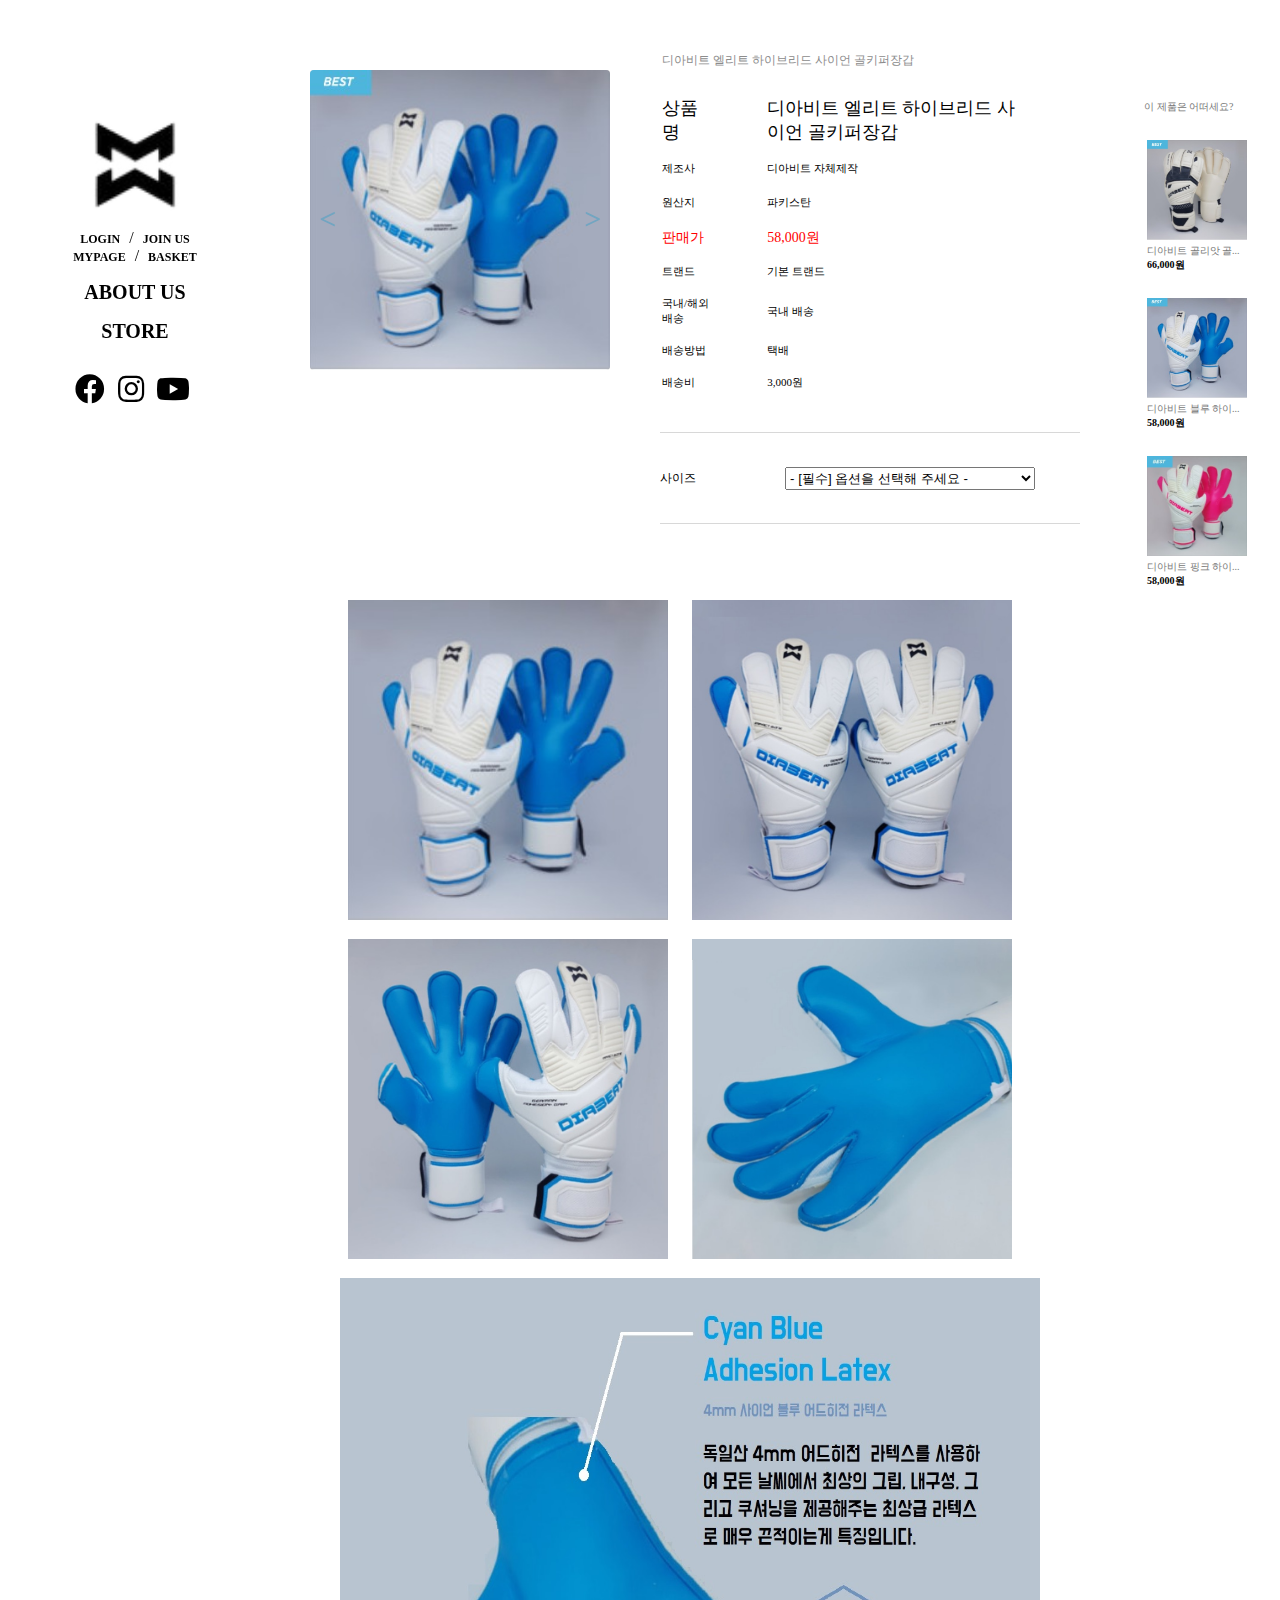
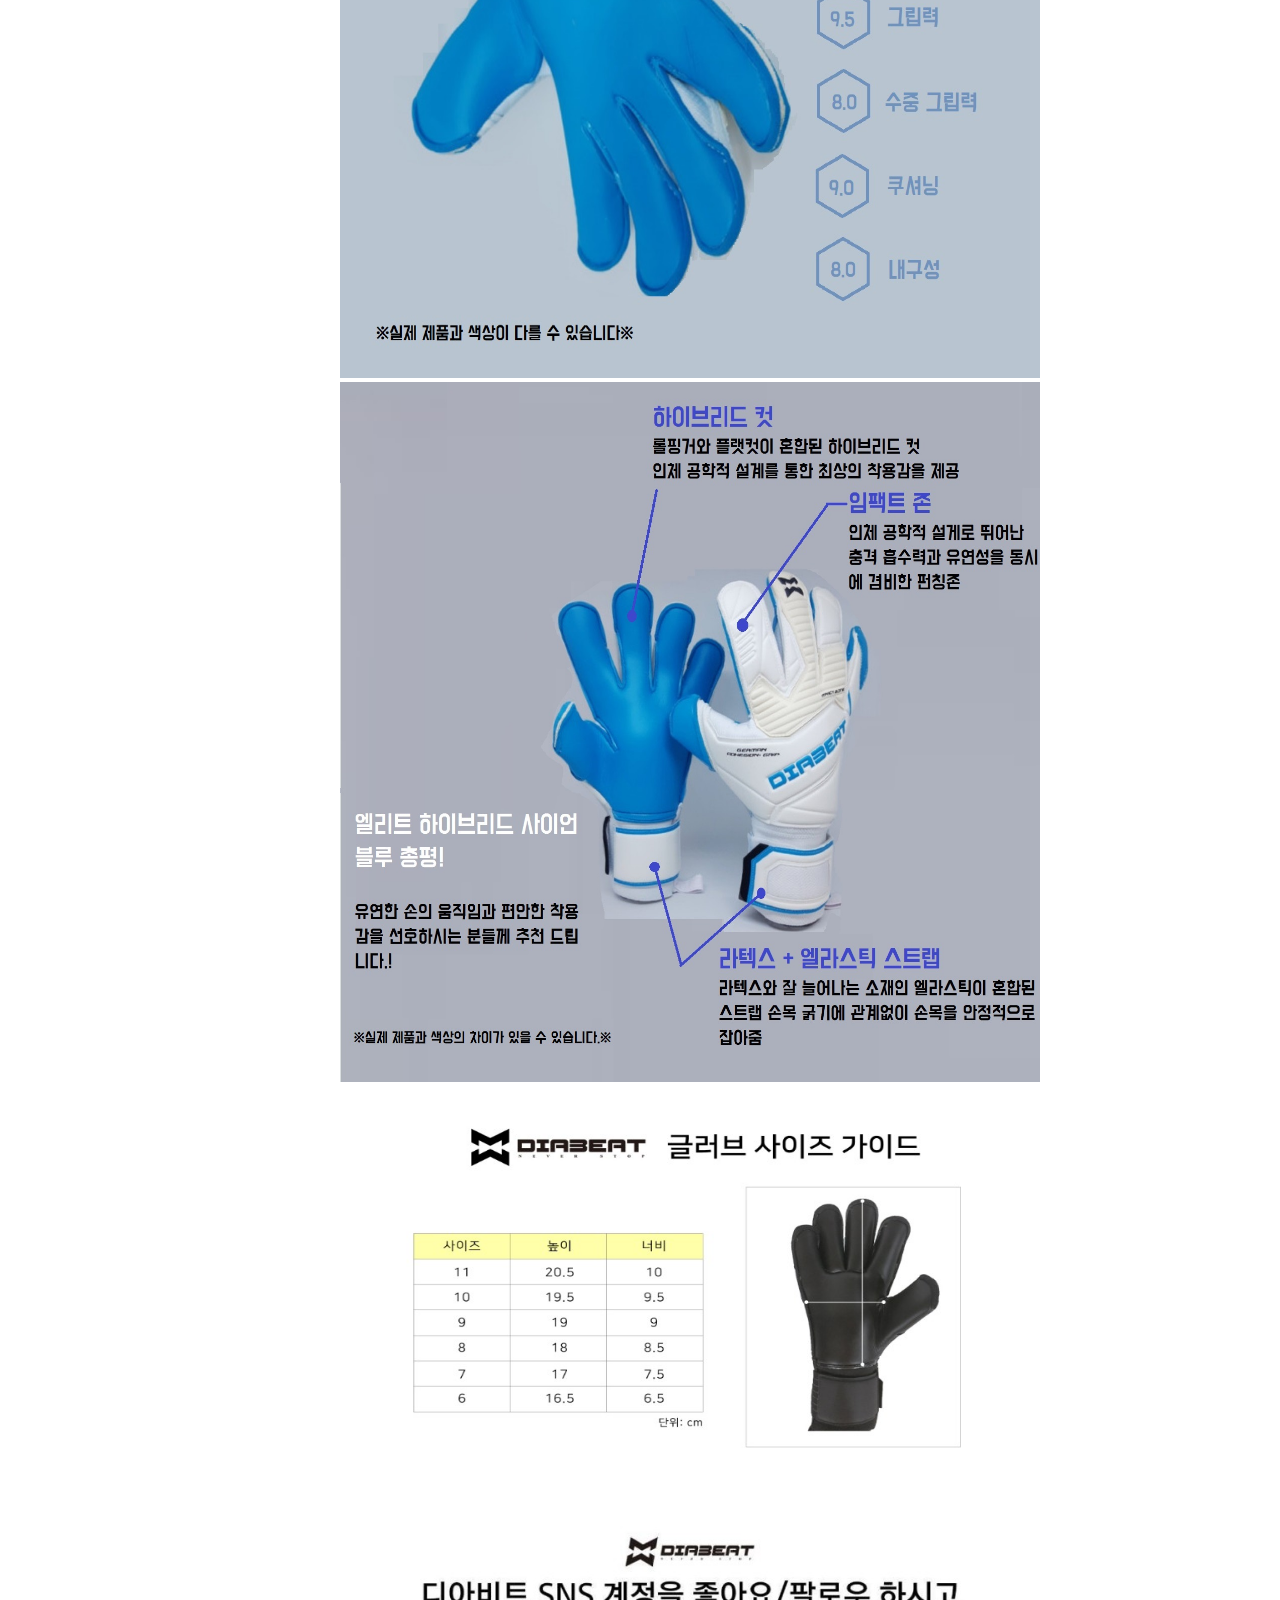
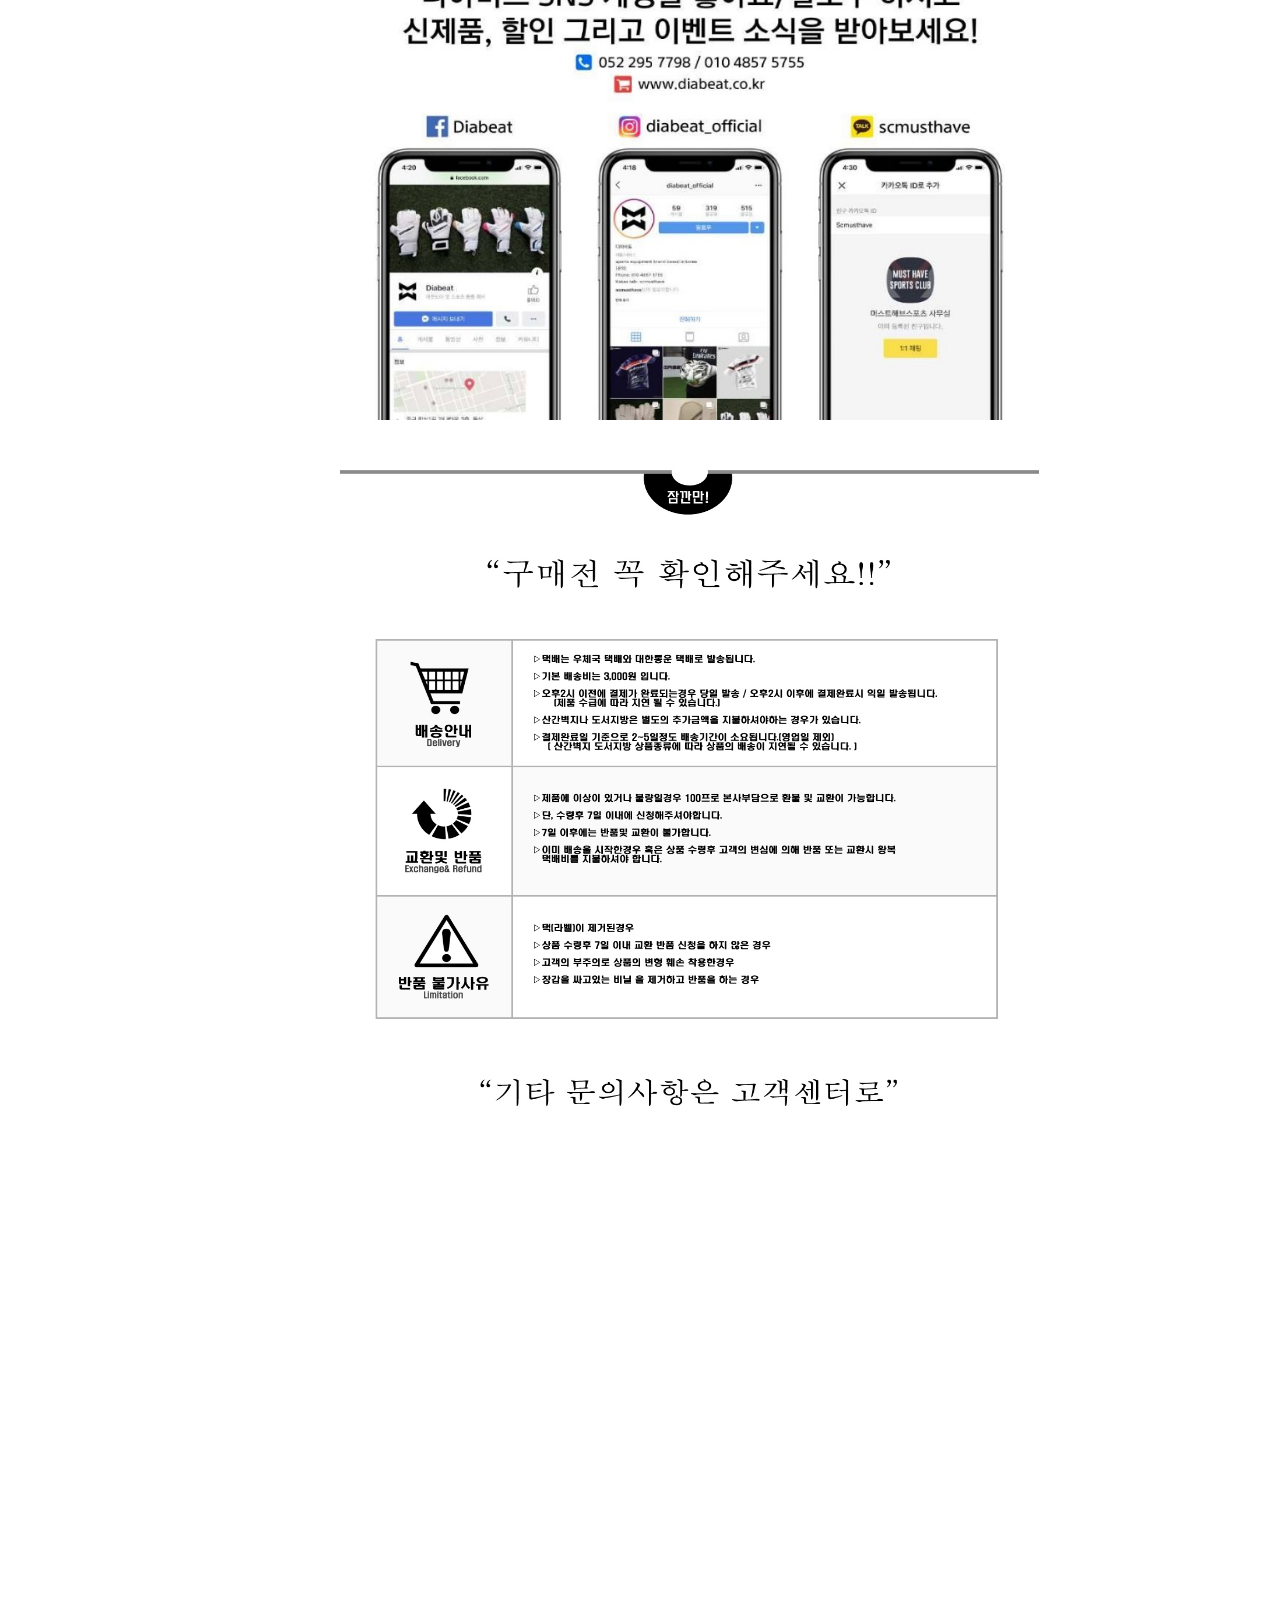
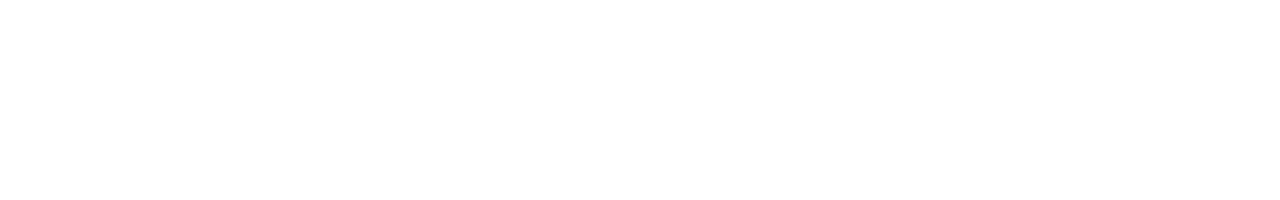
<file: Shopping Mall/blue.html>
<!DOCTYPE html>
<html lang = "ko">
<head>
    <meta charset="utf-8">
    <title>디아비트 엘리트 하이브리드 사이언 골키퍼장갑</title>
    <link href="css/blue.css" rel="stylesheet" type="text/css">
    <link rel="stylesheet" href="https://cdnjs.cloudflare.com/ajax/libs/font-awesome/5.8.2/css/all.min.css" />

        <!-- 슬라이딩 사용 -->
        <link href="http://www.jqueryscript.net/css/jquerysctipttop.css" rel="stylesheet" type="text/css">
        <link href="css/basic_slider.css" rel="stylesheet" type="text/css"> 
        <script src="http://ajax.googleapis.com/ajax/libs/jquery/1.11.2/jquery.min.js"></script>
        <script src="js/basic_slider_jquery.js"></script>
        <script src="js/basic_slider_js.js"></script>

        <!-- 스크롤 애니메이션 슬라이딩 -->
        <script type="text/javascript">

            var stmnLEFT = 30; // 오른쪽 여백 
            var stmnGAP1 = 0; // 위쪽 여백 
            var stmnGAP2 = 100; // 스크롤시 브라우저 위쪽과 떨어지는 거리 
            var stmnBASE = 200; // 스크롤 시작위치 
            var stmnActivateSpeed = 20; //스크롤을 인식하는 딜레이 (숫자가 클수록 느리게 인식)
            var stmnScrollSpeed = 20; //스크롤 속도 (클수록 느림)
            var stmnTimer; 
                    
            function RefreshStaticMenu() { 
                var stmnStartPoint, stmnEndPoint; 
                stmnStartPoint = parseInt(document.getElementById('SIDEMENU').style.top, 10); 
                stmnEndPoint = Math.max(document.documentElement.scrollTop, document.body.scrollTop) + stmnGAP2; 
                if (stmnEndPoint < stmnGAP1) stmnEndPoint = stmnGAP1; 
                    if (stmnStartPoint != stmnEndPoint) { 
                        stmnScrollAmount = Math.ceil( Math.abs( stmnEndPoint - stmnStartPoint ) / 15 ); 
                        document.getElementById('SIDEMENU').style.top = parseInt(document.getElementById('SIDEMENU').style.top, 10) + ( ( stmnEndPoint<stmnStartPoint ) ? -stmnScrollAmount : stmnScrollAmount ) + 'px'; 
                        stmnRefreshTimer = stmnScrollSpeed; 
                   }
                    stmnTimer = setTimeout("RefreshStaticMenu();", stmnActivateSpeed); 
                } 
                function InitializeStaticMenu() {
                    document.getElementById('SIDEMENU').style.right = stmnLEFT + 'px';  //처음에 오른쪽에 위치. 
                    document.getElementById('SIDEMENU').style.top = document.body.scrollTop + stmnBASE + 'px'; 
                    RefreshStaticMenu();
                }
        </script>    
                
    <!-- 버튼 클릭시 알람창 호출-->
    <script> function login_alt(){ alert('로그인이 불가능한 사이트 입니다.'); } </script>
    <script> function login_MP(){ alert('로그인이 되어있지 않습니다.'); } </script>
                
<head>

<body onload="InitializeStaticMenu();">
<div id = wrap>
    <div id = left>
        <div id = left_menu>
            
            <div id = left_logo>
                <a href="index.html"><img src = "img/diabitt.png" width = 120px height= 120px></a>
            </div>
            
            <div id = menu_id>
                <a id = login href= login.html>LOGIN</a> / <a id = joinus href="joinus.html">JOIN US</a> <br>
                <a id = mypage href=# onclick="javascript:login_MP()">MYPAGE</a> / <a id = basket href="#" onclick="javascript:login_MP()">BASKET</a> <br>
            </div>
        
            <div id = descrip>
                <p id = aboutus>
                    <a href="#">ABOUT US</a>
                </p>
                        
                <p id = shop>
                    <a href="shop.html">STORE</a>
                </p>
            </div>
        
            <div id = fontawesome>
                <a href = "https://www.facebook.com/diabeatofficial/"><i class="fab fa-facebook"></i></a>
                <a href = "https://www.instagram.com/diabeat_official/"><i class="fab fa-instagram"></i></a> 
                <a href = "https://bit.ly/2QEbrzu"><i class="fab fa-youtube"></i></a> 
                        
            </div>                    
        </div> <!-- left menu-->            
    </div> <!-- left -->

    <div id = mid>
        <div id = mainglove>
                <div id="slider">
                        <a href="#" class="control_next">&gt;</a>
                        <a href="#" class="control_prev">&lt;</a>
    
                        <ul>
                            <li><a href=#><img src="glove/blue.jpg" width="300px" height="300px"></a></li>
                            <li><a href=#><img src="glove/blue1.jpg" width="300px" height="300px"></a></li>
                            <li><a href=#><img src="glove/blue2.jpg" width="300px" height="300px"></a></li>
                            <li><a href=#><img src="glove/blue3.jpg" width="300px" height="300px"></a></li>
                        </ul>  
                
                    </div>
        </div>

        <div id = productexp>
            <table border="0">
                <tr >
                    <td id = tabletitle colspan = 2>디아비트 엘리트 하이브리드 사이언 골키퍼장갑</td>
                </tr>

                <tr id = prod>
                    <td>상품명</td>
                    <td>디아비트 엘리트 하이브리드 사이언 골키퍼장갑</td>
                </tr>
                <tr> <!-- 첫번째 줄 시작-->
                    <td>제조사</td>
                    <td>디아비트 자체제작</td>
                <tr> <!-- 첫번째 줄 시작-->

                <tr> <!-- 첫번째 줄 시작-->
                    <td>원산지</td>
                    <td>파키스탄</td>
                <tr> <!-- 첫번째 줄 시작-->

                <tr id = priceelete> <!-- 첫번째 줄 시작-->                    
                    <td>판매가</td>
                    <td>58,000원</td>
                <tr> <!-- 첫번째 줄 시작-->                    
                    <td>트랜드</td>
                    <td>기본 트랜드</td>
                <tr> <!-- 첫번째 줄 시작-->                        
                    <td>국내/해외 배송</td>
                    <td>국내 배송</td>
                <tr> <!-- 첫번째 줄 시작-->      
                    <td>배송방법</td>
                    <td>택배</td>
                <tr id = deli> <!-- 첫번째 줄 시작--> 
                    <td>배송비</td>
                    <td> 3,000원</td>
                </tr><!-- 첫번째 줄 끝-->

            </table>


            <div id = size>
                <div id = num>사이즈</div>

                <div id = index>
                    <select name="selsize">
                        <option value="option"selected="selected">- [필수] 옵션을 선택해 주세요 -</option>
                        <option value="7">7</option>
                        <option value="8" >8</option>
                        <option value="9">9</option>
                        <option value="10">10</option>
                    </select>  
                </div>
                
                         
            </div>
        
        </div>

    
        <div id = footimg>
            <div id = four>
                <img src = "glove/blue_1.jpg" width="320px" height="320px">
                <img src = "glove/blue1_1.jpg" width="320px" height="320px">
                <img src = "glove/blue2_1.jpg" width="320px" height="320px">
                <img src = "glove/blue3_1.jpg" width="320px" height="320px">
            </div>

            <img src = "description/explain_blue.jpg" width="700px" height="700px">
            <img src = "description/explain_blue1.jpg" width="700px" height="700px">

            <!-- 가이드 -->
            <img src = "description/sizeguide.jpg" width="700px" height="430px">
            <img src = "description/sns.jpg" width="700px" height="500px">
            <img src = "description/read.jpg" width="700px" height="700px">
        </div>

        <div id = vie>
            <iframe width="800" height="500" 
                src="https://www.youtube.com/embed/8AIK72O_evA" 
                frameborder="0" allow="accelerometer; autoplay; 
                ncrypted-media; gyroscope; picture-in-picture" allowfullscreen>
            </iframe>
        </div>
    </div>

    <div id = right>
            <div id = SIDEMENU>
                <div id = print class = right_price>
                    이 제품은 어떠세요?
                </div>
    
                <div id = goliat class = site>
                    <a href= "goliat.html">
                        <img src = "glove/goliat.jpg" width="100px" height="100px">
                        <div id = r_price class = right_price>
                            디아비트 골리앗 골...<br>
                            <span class = little_price>66,000원</span>
                        </div>
                
                    </a>
                   
                </div> 
                
                <div id = blue class = site>
                    <a href= "blue.html">
                        <img src = "glove/blue.jpg" width="100px" height="100px">
                        <div id = r_price class = right_price>
                            디아비트 블루 하이...<br>
                            <span class = little_price>58,000원</span>
                        </div>
                    </a>
                    
                </div> 
                
                <div id = pink class = site>
                    <a href= "pink.html">
                        <img src = "glove/pink.jpg" width="100px" height="100px"></img>
                        <div id = r_price class = right_price>
                            디아비트 핑크 하이...<br>
                            <span class = little_price>58,000원</span>
                        </div>
                    </a>
                    
                </div> 
            </div>
    
        </div> <!-- right -->

</div>
</body>
    
</html>
</file>
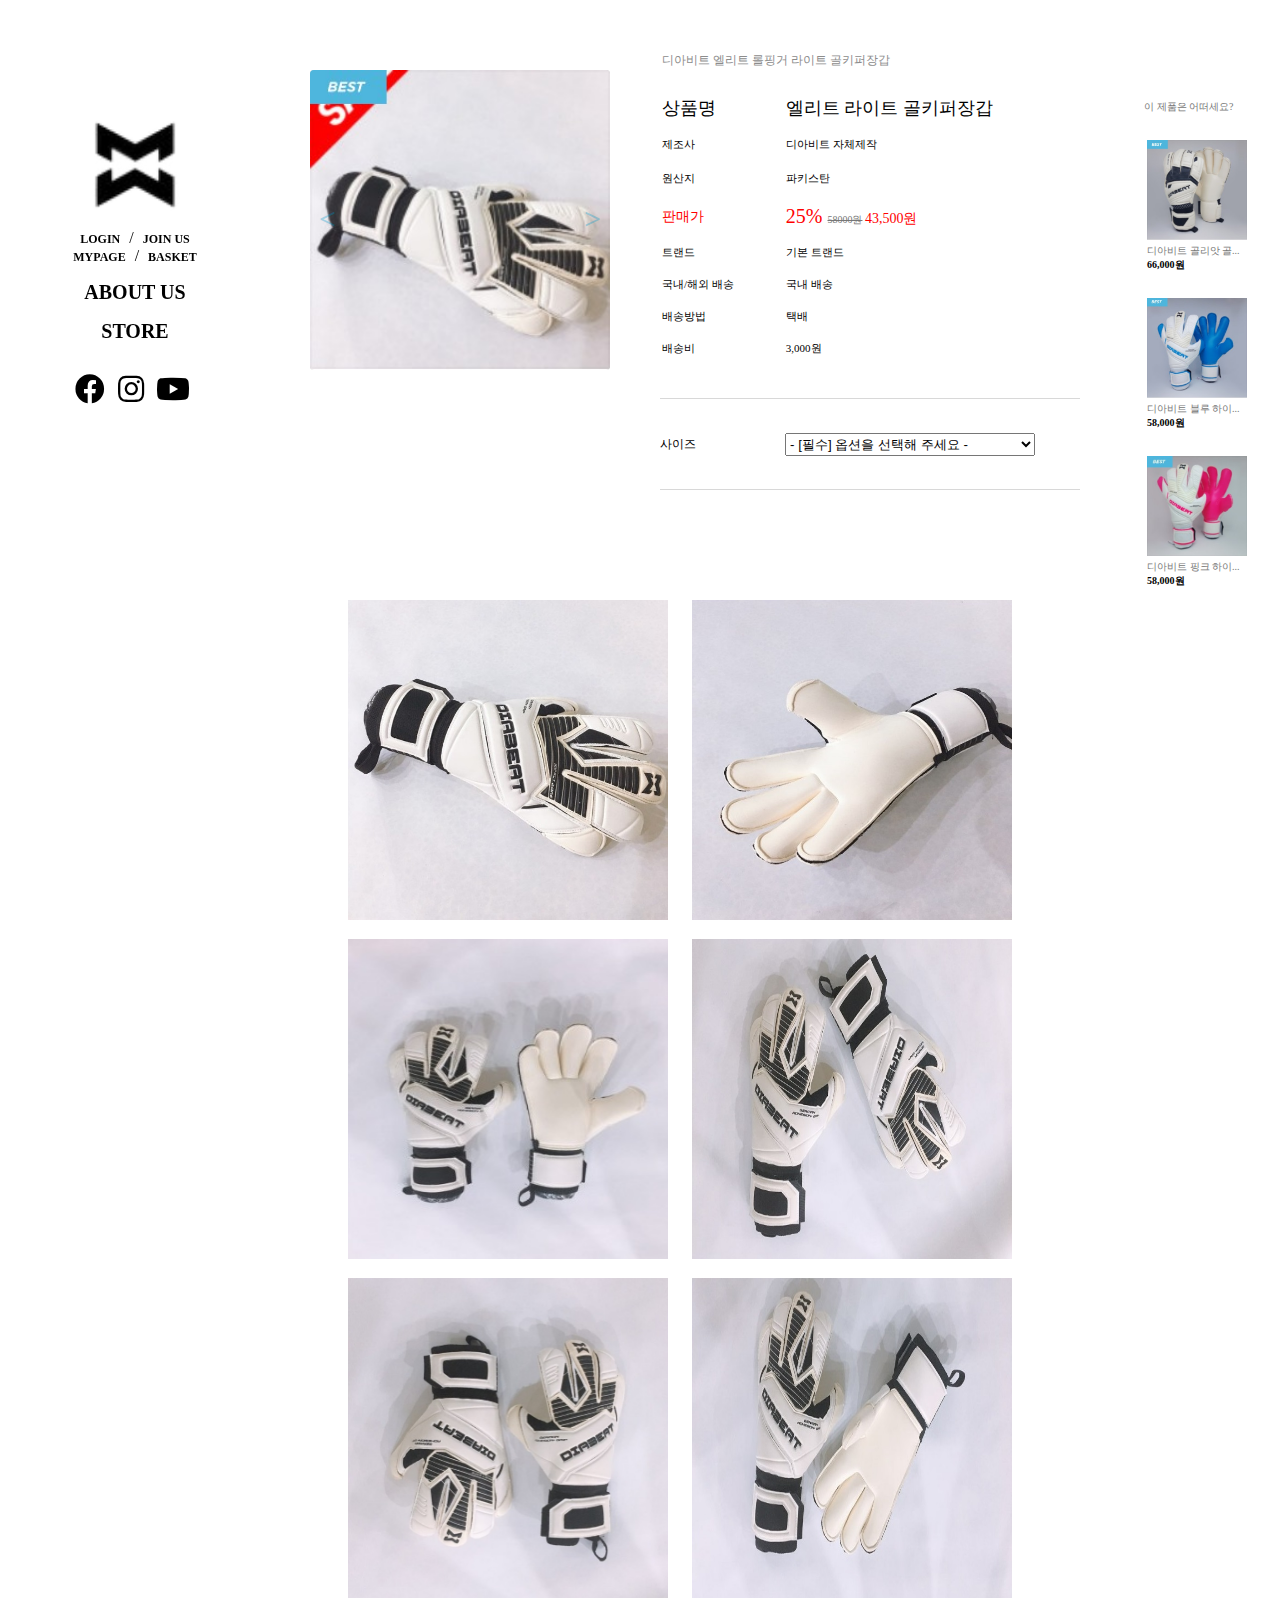
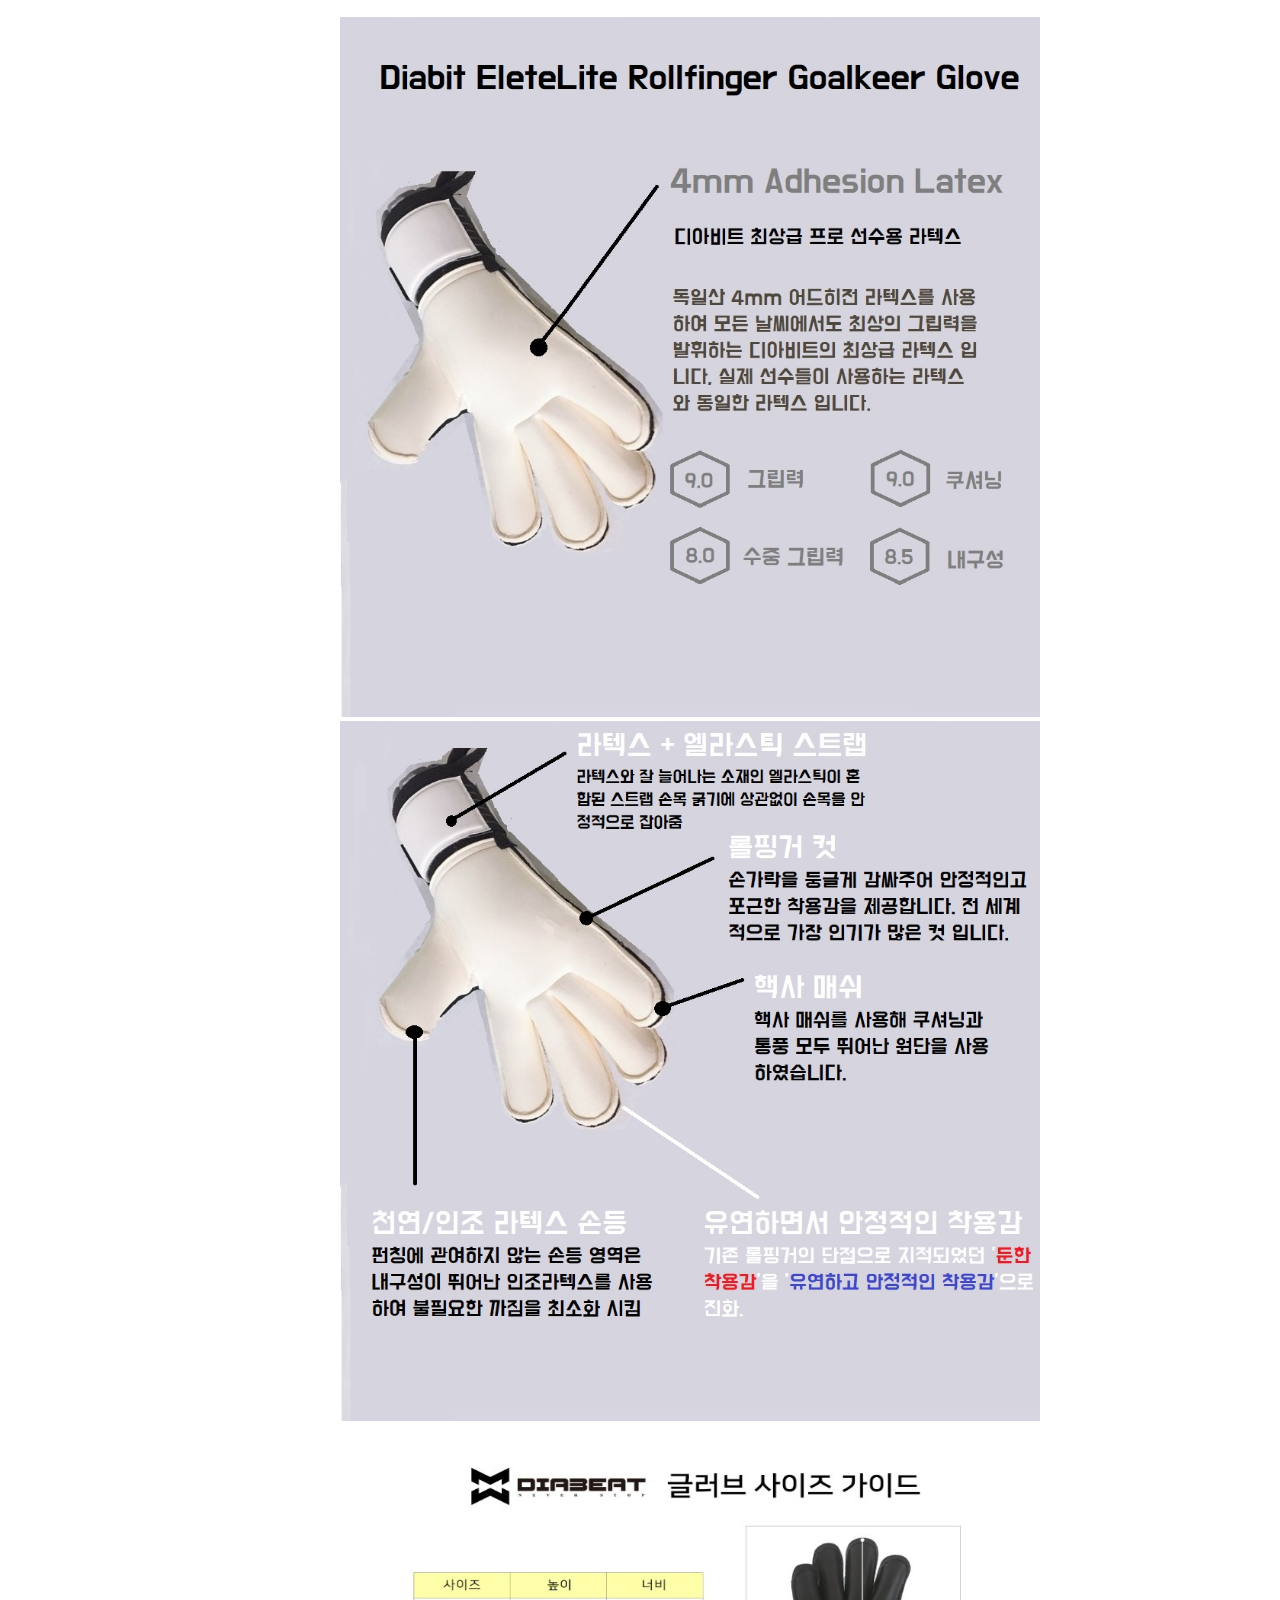
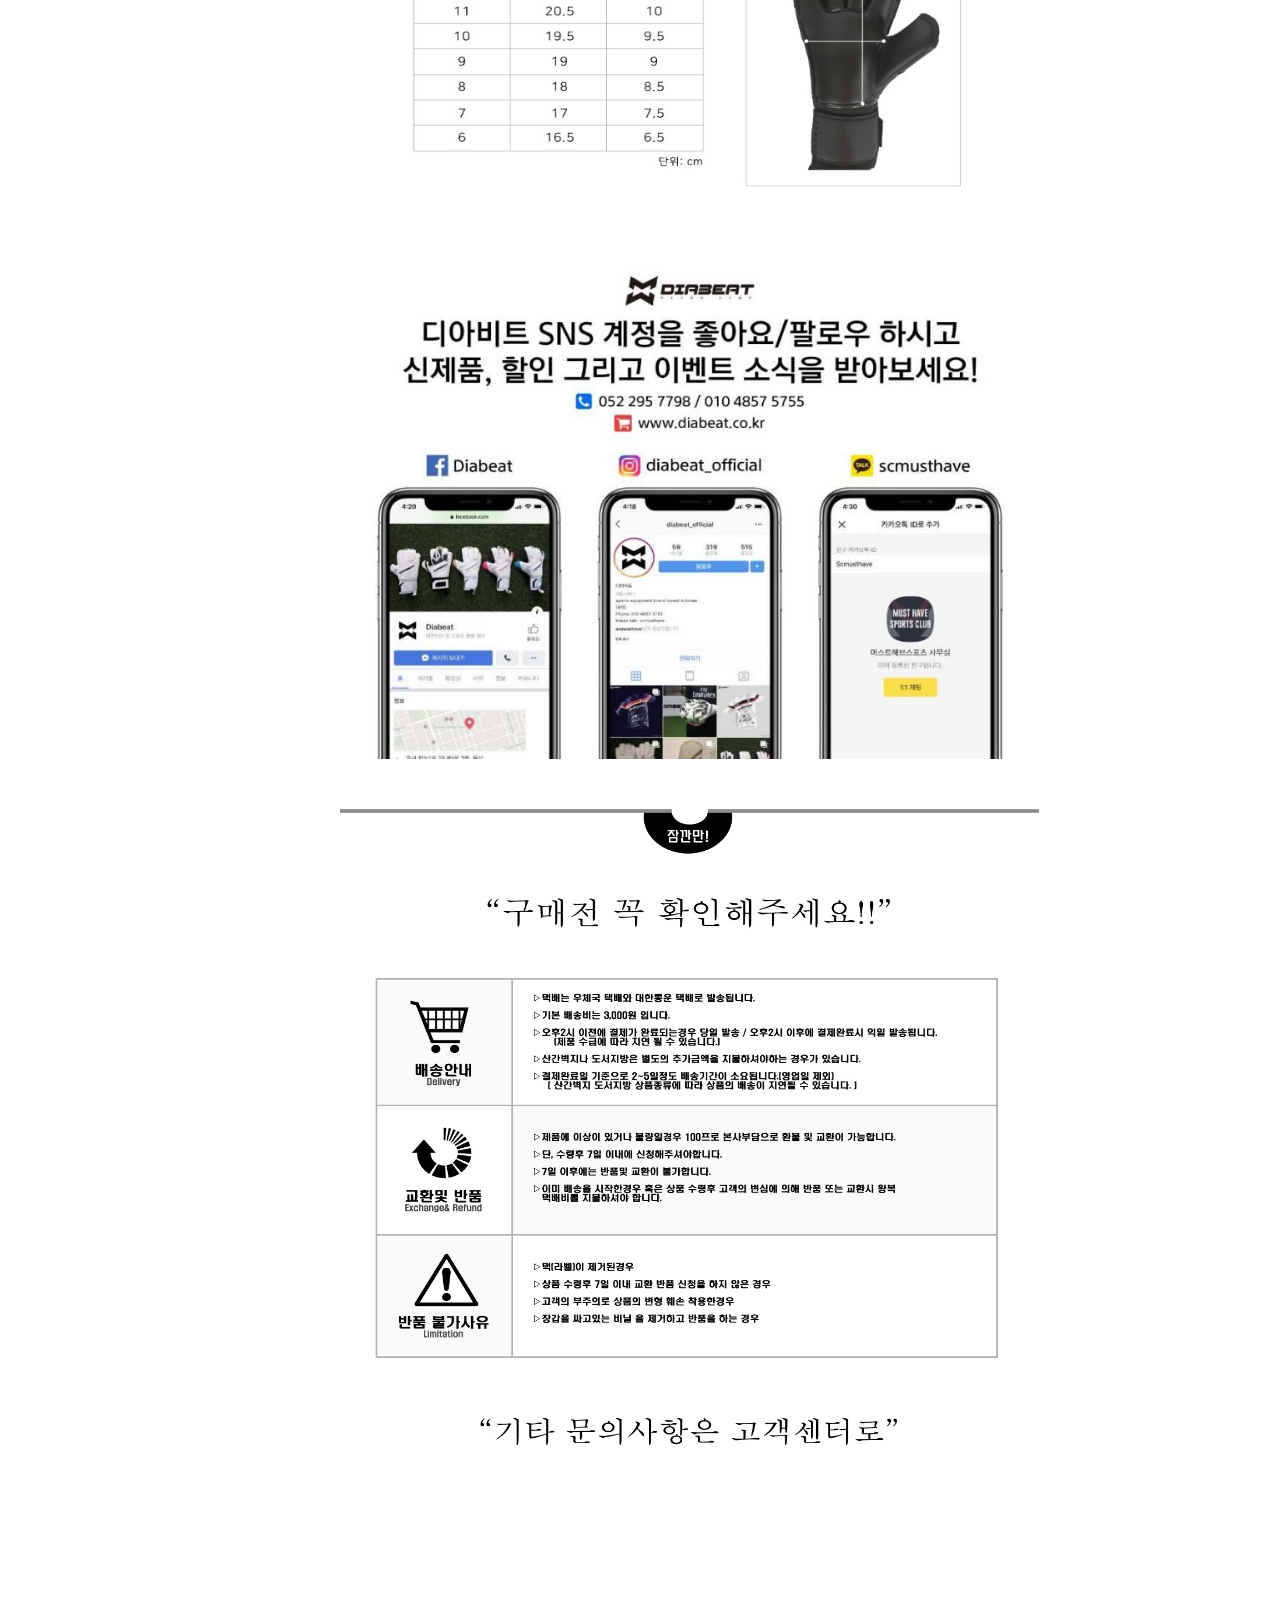
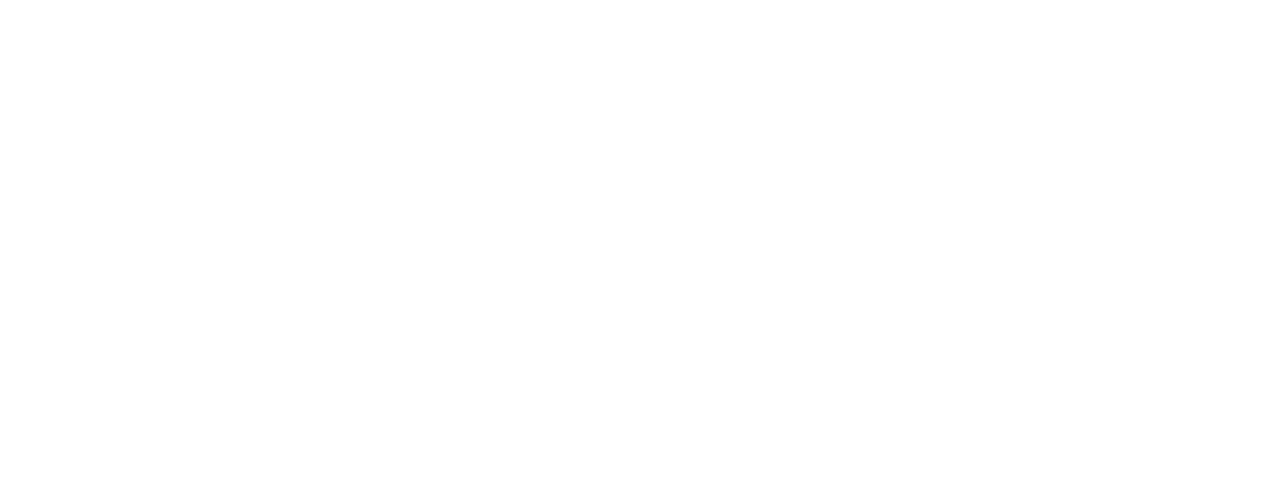
<file: Shopping Mall/eletelite.html>
<!DOCTYPE html>
<html lang = "ko">
<head>
    <meta charset="utf-8">
    <title>디아비트 엘리트 롤핑거 라이트 골키퍼장갑</title>
    <link href="css/eletelite.css" rel="stylesheet" type="text/css">
    <link rel="stylesheet" href="https://cdnjs.cloudflare.com/ajax/libs/font-awesome/5.8.2/css/all.min.css" />

        <!-- 슬라이딩 사용 -->
        <link href="http://www.jqueryscript.net/css/jquerysctipttop.css" rel="stylesheet" type="text/css">
        <link href="css/basic_slider.css" rel="stylesheet" type="text/css"> 
        <script src="http://ajax.googleapis.com/ajax/libs/jquery/1.11.2/jquery.min.js"></script>
        <script src="js/basic_slider_jquery.js"></script>
        <script src="js/basic_slider_js.js"></script>
                
        <!-- 스크롤 애니메이션 슬라이딩 -->
        <script type="text/javascript">
            var stmnLEFT = 30; // 오른쪽 여백 
            var stmnGAP1 = 0; // 위쪽 여백 
            var stmnGAP2 = 100; // 스크롤시 브라우저 위쪽과 떨어지는 거리 
            var stmnBASE = 200; // 스크롤 시작위치 
            var stmnActivateSpeed = 20; //스크롤을 인식하는 딜레이 (숫자가 클수록 느리게 인식)
            var stmnScrollSpeed = 20; //스크롤 속도 (클수록 느림)
            var stmnTimer; 
                    
            function RefreshStaticMenu() { 
                var stmnStartPoint, stmnEndPoint; 
                stmnStartPoint = parseInt(document.getElementById('SIDEMENU').style.top, 10); 
                stmnEndPoint = Math.max(document.documentElement.scrollTop, document.body.scrollTop) + stmnGAP2; 
                if (stmnEndPoint < stmnGAP1) stmnEndPoint = stmnGAP1; 
                    if (stmnStartPoint != stmnEndPoint) { 
                        stmnScrollAmount = Math.ceil( Math.abs( stmnEndPoint - stmnStartPoint ) / 15 ); 
                        document.getElementById('SIDEMENU').style.top = parseInt(document.getElementById('SIDEMENU').style.top, 10) + ( ( stmnEndPoint<stmnStartPoint ) ? -stmnScrollAmount : stmnScrollAmount ) + 'px'; 
                        stmnRefreshTimer = stmnScrollSpeed; 
                    }
                    stmnTimer = setTimeout("RefreshStaticMenu();", stmnActivateSpeed); 
                    } 
                    function InitializeStaticMenu() {
                     document.getElementById('SIDEMENU').style.right = stmnLEFT + 'px';  //처음에 오른쪽에 위치. 
                     document.getElementById('SIDEMENU').style.top = document.body.scrollTop + stmnBASE + 'px'; 
                     RefreshStaticMenu();
                     }
                </script>    

                
    <!-- 버튼 클릭시 알람창 호출-->
    <script> function login_alt(){ alert('로그인이 불가능한 사이트 입니다.'); } </script>
    <script> function login_MP(){ alert('로그인이 되어있지 않습니다.'); } </script>
                
<head>

<body onload="InitializeStaticMenu();">
<div id = wrap>
    <div id = left>
            <div id = left_menu>
                    <div id = left_logo>
                            <a href="index.html"><img src = "img/diabitt.png" width = 120px height= 120px></a>
                    </div>
                    <div id = menu_id>
                        <a id = login href= login.html>LOGIN</a> / <a id = joinus href="joinus.html">JOIN US</a> <br>
                        <a id = mypage href=# onclick="javascript:login_MP()">MYPAGE</a> / <a id = basket href="#" onclick="javascript:login_MP()">BASKET</a> <br>
                    </div>
        
                    <div id = descrip>
                        <p id = aboutus>
                            <a href="#">ABOUT US</a>
                        </p>
                        
                        <p id = shop>
                            <a href="shop.html">STORE</a>
                        </p>
                    </div>
        
                    <div id = fontawesome>
                        <a href = "https://www.facebook.com/diabeatofficial/"><i class="fab fa-facebook"></i></a>
                        <a href = "https://www.instagram.com/diabeat_official/"><i class="fab fa-instagram"></i></a> 
                        <a href = "https://bit.ly/2QEbrzu"><i class="fab fa-youtube"></i></a> 
                        
                    </div>
                    
                </div> <!-- left menu-->    
    
    </div> <!-- left -->

    <div id = mid>
        <div id = mainglove>
                <div id="slider">
                        <a href="#" class="control_next">&gt;</a>
                        <a href="#" class="control_prev">&lt;</a>
    
                        <ul>
                            <li><a href=#><img src="glove/eletelite.jpg" width="300px" height="300px"></a></li>
                            <li><a href=#><img src="glove/eletelite2.jpg" width="300px" height="300px"></a></li>
                            <li><a href=#><img src="glove/eletelite3.jpg" width="300px" height="300px"></a></li>
                            <li><a href=#><img src="glove/eletelite4.jpg" width="300px" height="300px"></a></li>
                            <li><a href=#><img src="glove/eletelite5.jpg" width="300px" height="300px"></a></li>
                            <li><a href=#><img src="glove/eletelite6.jpg" width="300px" height="300px"></a></li>
                        </ul>  
                
                    </div>
        </div>

        <div id = productexp>
            <table border="0">
                <tr >
                    <td id = tabletitle colspan = 2>디아비트 엘리트 롤핑거 라이트 골키퍼장갑</td>
                </tr>

                <tr id = prod>
                    <td>상품명</td>
                    <td>엘리트 라이트 골키퍼장갑</td>
                </tr>
                <tr> <!-- 첫번째 줄 시작-->
                    <td>제조사</td>
                    <td>디아비트 자체제작</td>
                <tr> <!-- 첫번째 줄 시작-->

                <tr> <!-- 첫번째 줄 시작-->
                    <td>원산지</td>
                    <td>파키스탄</td>
                <tr> <!-- 첫번째 줄 시작-->

                <tr id = priceelete> <!-- 첫번째 줄 시작-->                    
                    <td>판매가</td>
                    <td id = pr_sale><span>25% </span><a id = pr> <Strike>58000원</Strike> </a> 43,500원</td>
                <tr> <!-- 첫번째 줄 시작-->                    
                    <td>트랜드</td>
                    <td>기본 트랜드</td>
                <tr> <!-- 첫번째 줄 시작-->                        
                    <td>국내/해외 배송</td>
                    <td>국내 배송</td>
                <tr> <!-- 첫번째 줄 시작-->      
                    <td>배송방법</td>
                    <td>택배</td>
                <tr id = deli> <!-- 첫번째 줄 시작--> 
                    <td>배송비</td>
                    <td> 3,000원</td>
                </tr><!-- 첫번째 줄 끝-->

            </table>


            <div id = size>
                <div id = num>사이즈</div>

                <div id = index>
                    <select name="selsize">
                        <option value="option"selected="selected">- [필수] 옵션을 선택해 주세요 -</option>
                        <option value="7">7</option>
                        <option value="8" >8</option>
                        <option value="9">9</option>
                        <option value="10">10</option>
                    </select>  
                </div>
                
                         
            </div>
        
        </div>

    
        <div id = footimg>
            <div id = four>
                <img src = "glove/eletelite1.jpg" width="320px" height="320px">
                <img src = "glove/eletelite2.jpg" width="320px" height="320px">
                <img src = "glove/eletelite3.jpg" width="320px" height="320px">
                <img src = "glove/eletelite4.jpg" width="320px" height="320px">
                <img src = "glove/eletelite5.jpg" width="320px" height="320px">
                <img src = "glove/eletelite6.jpg" width="320px" height="320px">
            </div>

            <img src = "description/explain_eletelite1.jpg" width="700px" height="700px">
            <img src = "description/explain_eletelite2.jpg" width="700px" height="700px">

            <!-- 가이드 -->
            <img src = "description/sizeguide.jpg" width="700px" height="430px">
            <img src = "description/sns.jpg" width="700px" height="500px">
            <img src = "description/read.jpg" width="700px" height="700px">
        </div>

        <div id = vie>
                <iframe width="800" height="500" 
                    src="https://www.youtube.com/embed/8AIK72O_evA" 
                    frameborder="0" allow="accelerometer; autoplay; 
                    ncrypted-media; gyroscope; picture-in-picture" allowfullscreen>
                </iframe>
            </div>
    </div>

    <div id = right>
            <div id = SIDEMENU>
                <div id = print class = right_price>
                    이 제품은 어떠세요?
                </div>
    
                <div id = goliat class = site>
                    <a href= "goliat.html">
                        <img src = "glove/goliat.jpg" width="100px" height="100px">
                        <div id = r_price class = right_price>
                            디아비트 골리앗 골...<br>
                            <span class = little_price>66,000원</span>
                        </div>
                
                    </a>
                   
                </div> 
                
                <div id = blue class = site>
                    <a href= "blue.html">
                        <img src = "glove/blue.jpg" width="100px" height="100px">
                        <div id = r_price class = right_price>
                            디아비트 블루 하이...<br>
                            <span class = little_price>58,000원</span>
                        </div>
                    </a>
                    
                </div> 
                
                <div id = pink class = site>
                    <a href= "pink.html">
                        <img src = "glove/pink.jpg" width="100px" height="100px"></img>
                        <div id = r_price class = right_price>
                            디아비트 핑크 하이...<br>
                            <span class = little_price>58,000원</span>
                        </div>
                    </a>
                    
                </div> 
            </div>
    
        </div> <!-- right -->
</div>
</body>
    
</html>
</file>
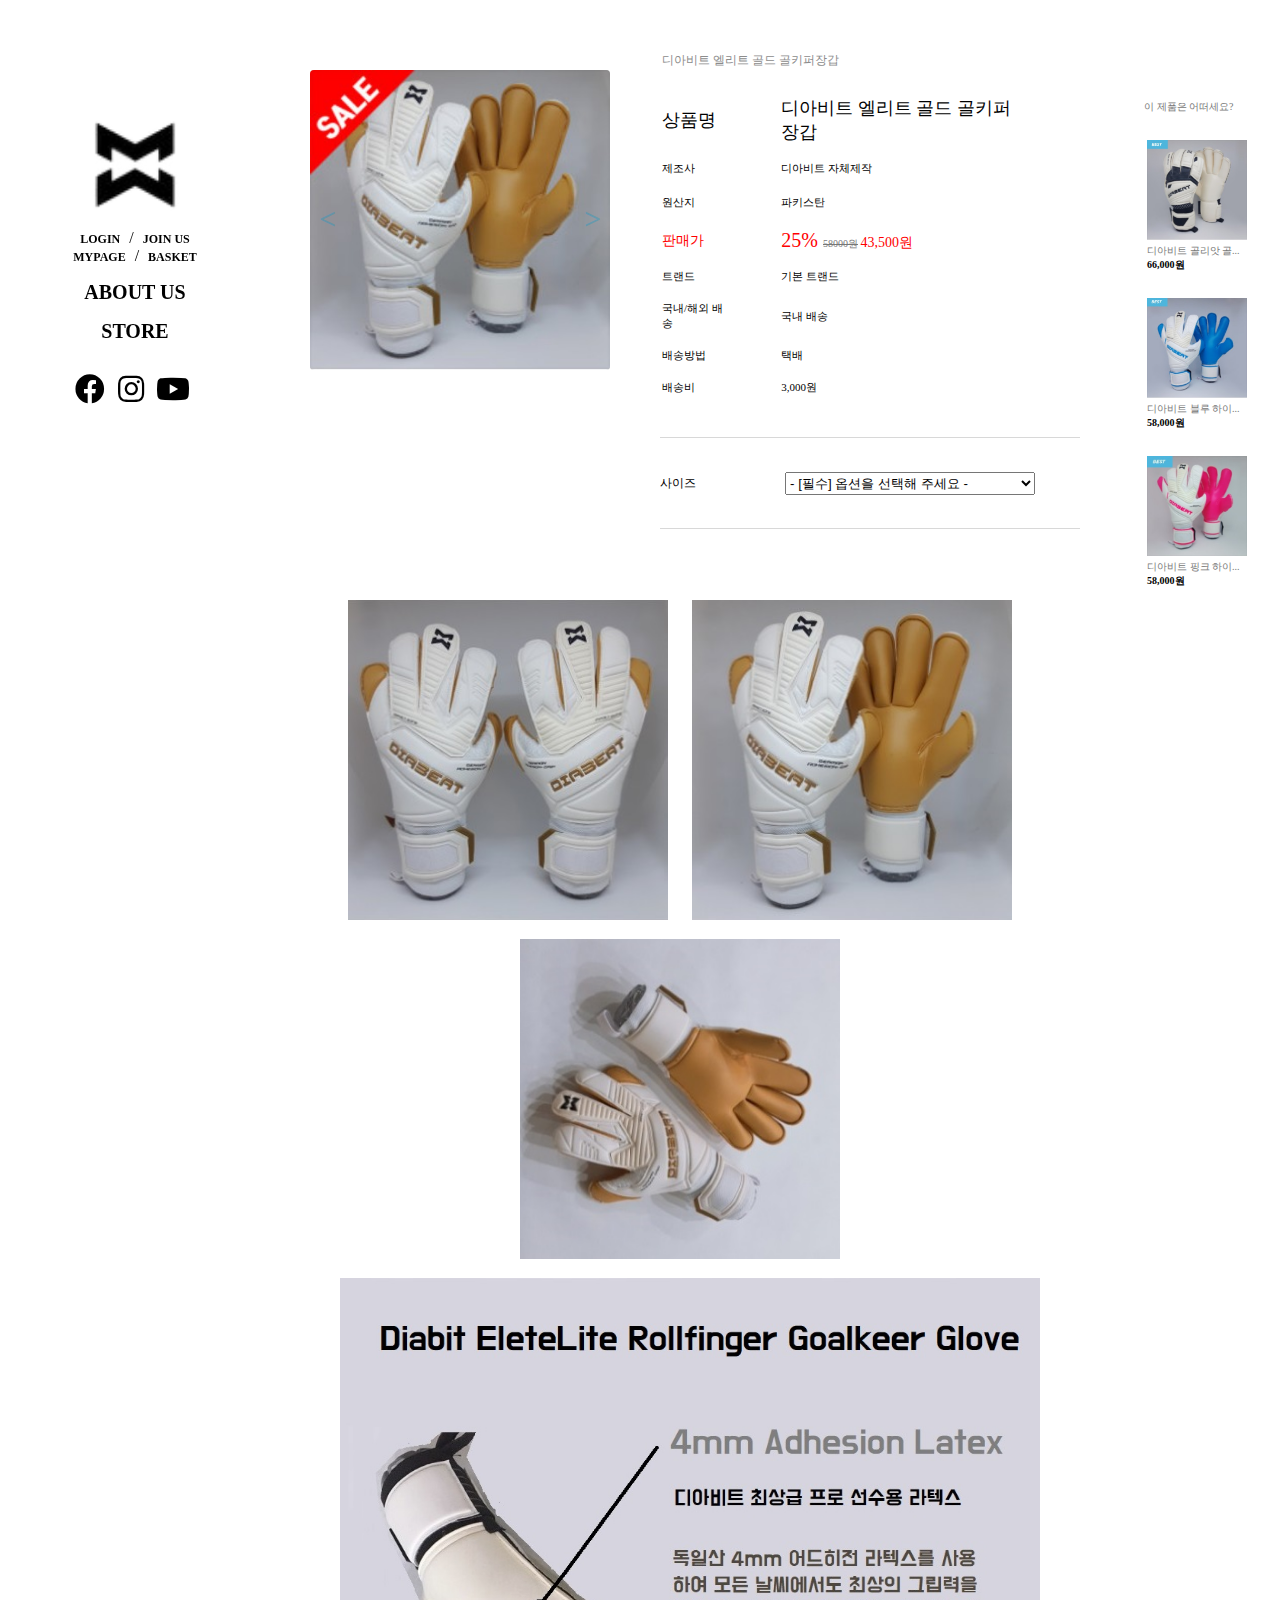
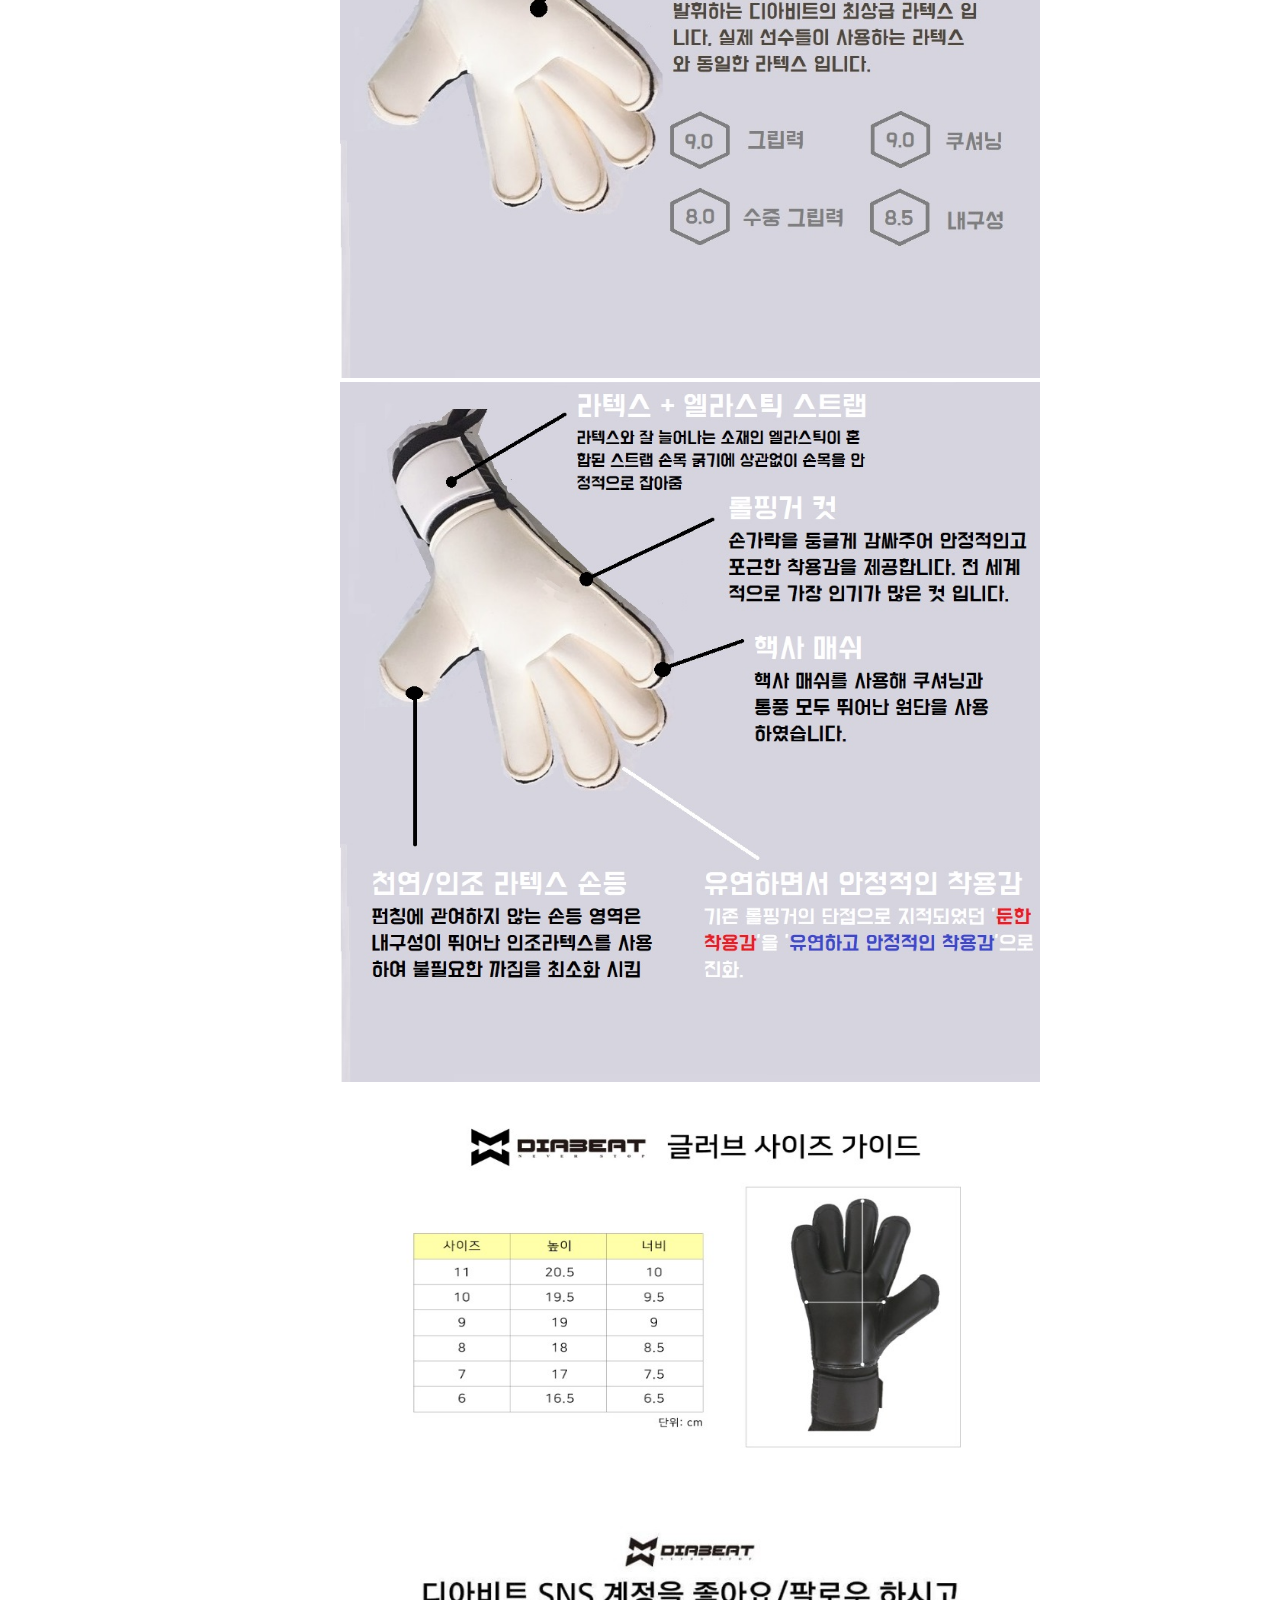
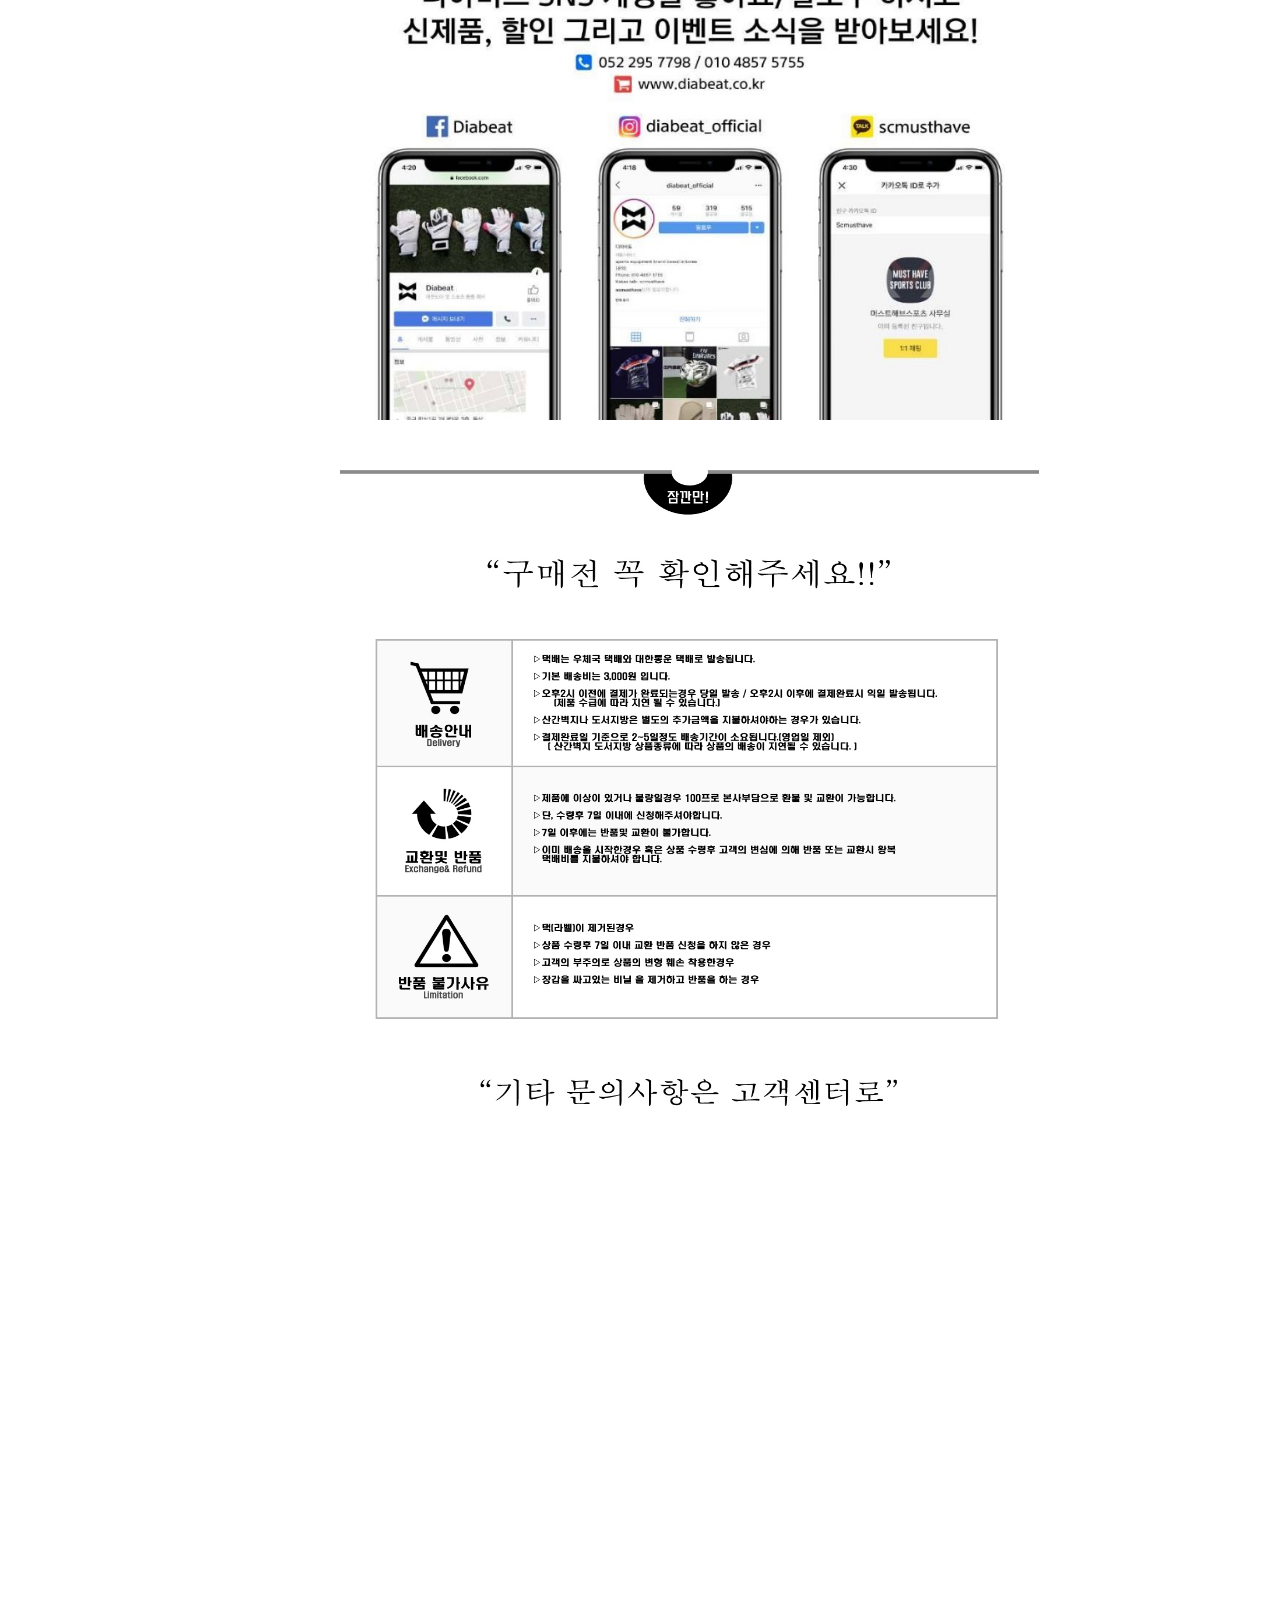
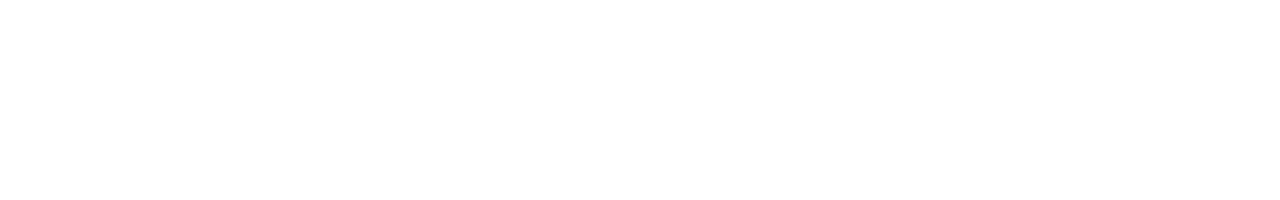
<file: Shopping Mall/gold.html>
<!DOCTYPE html>
<html lang = "ko">
<head>
    <meta charset="utf-8">
    <title>디아비트 엘리트 골드 롤핑거 골키퍼장갑</title>
    <link href="css/gold.css" rel="stylesheet" type="text/css">
    <link rel="stylesheet" href="https://cdnjs.cloudflare.com/ajax/libs/font-awesome/5.8.2/css/all.min.css" />

        <!-- 슬라이딩 사용 -->
        <link href="http://www.jqueryscript.net/css/jquerysctipttop.css" rel="stylesheet" type="text/css">
        <link href="css/basic_slider.css" rel="stylesheet" type="text/css"> 
        <script src="http://ajax.googleapis.com/ajax/libs/jquery/1.11.2/jquery.min.js"></script>
        <script src="js/basic_slider_jquery.js"></script>
        <script src="js/basic_slider_js.js"></script>

                <!-- 스크롤 애니메이션 슬라이딩 -->
                <script type="text/javascript">
                    var stmnLEFT = 30; // 오른쪽 여백 
                    var stmnGAP1 = 0; // 위쪽 여백 
                    var stmnGAP2 = 100; // 스크롤시 브라우저 위쪽과 떨어지는 거리 
                    var stmnBASE = 200; // 스크롤 시작위치 
                    var stmnActivateSpeed = 20; //스크롤을 인식하는 딜레이 (숫자가 클수록 느리게 인식)
                    var stmnScrollSpeed = 20; //스크롤 속도 (클수록 느림)
                    var stmnTimer; 
                    
                    function RefreshStaticMenu() { 
                     var stmnStartPoint, stmnEndPoint; 
                     stmnStartPoint = parseInt(document.getElementById('SIDEMENU').style.top, 10); 
                     stmnEndPoint = Math.max(document.documentElement.scrollTop, document.body.scrollTop) + stmnGAP2; 
                     if (stmnEndPoint < stmnGAP1) stmnEndPoint = stmnGAP1; 
                     if (stmnStartPoint != stmnEndPoint) { 
                      stmnScrollAmount = Math.ceil( Math.abs( stmnEndPoint - stmnStartPoint ) / 15 ); 
                      document.getElementById('SIDEMENU').style.top = parseInt(document.getElementById('SIDEMENU').style.top, 10) + ( ( stmnEndPoint<stmnStartPoint ) ? -stmnScrollAmount : stmnScrollAmount ) + 'px'; 
                      stmnRefreshTimer = stmnScrollSpeed; 
                      }
                     stmnTimer = setTimeout("RefreshStaticMenu();", stmnActivateSpeed); 
                     } 
                    function InitializeStaticMenu() {
                     document.getElementById('SIDEMENU').style.right = stmnLEFT + 'px';  //처음에 오른쪽에 위치. 
                     document.getElementById('SIDEMENU').style.top = document.body.scrollTop + stmnBASE + 'px'; 
                     RefreshStaticMenu();
                     }
                </script>    
                
                
    <!-- 버튼 클릭시 알람창 호출-->
    <script> function login_alt(){ alert('로그인이 불가능한 사이트 입니다.'); } </script>
    <script> function login_MP(){ alert('로그인이 되어있지 않습니다.'); } </script>
                
<head>

<body onload="InitializeStaticMenu();">
<div id = wrap>
    <div id = left>
            <div id = left_menu>
                    <div id = left_logo>
                            <a href="index.html"><img src = "img/diabitt.png" width = 120px height= 120px></a>
                    </div>
                    <div id = menu_id>
                        <a id = login href= login.html>LOGIN</a> / <a id = joinus href="joinus.html">JOIN US</a> <br>
                        <a id = mypage href=# onclick="javascript:login_MP()">MYPAGE</a> / <a id = basket href="#" onclick="javascript:login_MP()">BASKET</a> <br>
                    </div>
        
                    <div id = descrip>
                        <p id = aboutus>
                            <a href="#">ABOUT US</a>
                        </p>
                        
                        <p id = shop>
                            <a href="shop.html">STORE</a>
                        </p>
                    </div>
        
                    <div id = fontawesome>
                        <a href = "https://www.facebook.com/diabeatofficial/"><i class="fab fa-facebook"></i></a>
                        <a href = "https://www.instagram.com/diabeat_official/"><i class="fab fa-instagram"></i></a> 
                        <a href = "https://bit.ly/2QEbrzu"><i class="fab fa-youtube"></i></a> 
                        
                    </div>
                    
                </div> <!-- left menu-->    
    
        
    </div> <!-- left -->

    <div id = mid>
        <div id = mainglove>
                <div id="slider">
                        <a href="#" class="control_next">&gt;</a>
                        <a href="#" class="control_prev">&lt;</a>
    
                        <ul>
                            <li><a href=#><img src="glove/gold.jpg" width="300px" height="300px"></a></li>
                            <li><a href=#><img src="glove/gold1.jpg" width="300px" height="300px"></a></li>
                            <li><a href=#><img src="glove/gold2.jpg" width="300px" height="300px"></a></li>
                            <li><a href=#><img src="glove/gold3.jpg" width="300px" height="300px"></a></li>
                        </ul>  
                
                    </div>
        </div>

        <div id = productexp>
            <table border="0">
                <tr >
                    <td id = tabletitle colspan = 2>디아비트 엘리트 골드 골키퍼장갑</td>
                </tr>

                <tr id = prod>
                    <td>상품명</td>
                    <td>디아비트 엘리트 골드 골키퍼장갑</td>
                </tr>
                <tr> <!-- 첫번째 줄 시작-->
                    <td>제조사</td>
                    <td>디아비트 자체제작</td>
                <tr> <!-- 첫번째 줄 시작-->

                <tr> <!-- 첫번째 줄 시작-->
                    <td>원산지</td>
                    <td>파키스탄</td>
                <tr> <!-- 첫번째 줄 시작-->

                <tr id = priceelete> <!-- 첫번째 줄 시작-->                    
                    <td>판매가</td>
                    <td id = pr_sale><span>25% </span><a id = pr> <Strike>58000원</Strike> </a> 43,500원</td>
                <tr> <!-- 첫번째 줄 시작-->                    
                    <td>트랜드</td>
                    <td>기본 트랜드</td>
                <tr> <!-- 첫번째 줄 시작-->                        
                    <td>국내/해외 배송</td>
                    <td>국내 배송</td>
                <tr> <!-- 첫번째 줄 시작-->      
                    <td>배송방법</td>
                    <td>택배</td>
                <tr id = deli> <!-- 첫번째 줄 시작--> 
                    <td>배송비</td>
                    <td> 3,000원</td>
                </tr><!-- 첫번째 줄 끝-->

            </table>


            <div id = size>
                <div id = num>사이즈</div>

                <div id = index>
                    <select name="selsize">
                        <option value="option"selected="selected">- [필수] 옵션을 선택해 주세요 -</option>
                        <option value="7">7</option>
                        <option value="8" >8</option>
                        <option value="9">9</option>
                        <option value="10">10</option>
                    </select>  
                </div>
                
                         
            </div>
        
        </div>

    
        <div id = footimg>
            <div id = four>
                <img src = "glove/gold1.jpg" width="320px" height="320px">
                <img src = "glove/gold2.jpg" width="320px" height="320px">
                <img src = "glove/gold3.jpg" width="320px" height="320px">
            </div>

            <img src = "description/explain_eletelite1.jpg" width="700px" height="700px">
            <img src = "description/explain_eletelite2.jpg" width="700px" height="700px">
            <!-- 가이드 -->
            <img src = "description/sizeguide.jpg" width="700px" height="430px">
            <img src = "description/sns.jpg" width="700px" height="500px">
            <img src = "description/read.jpg" width="700px" height="700px">
        </div>
        <div id = vie>
            <iframe width="800" height="500" 
                src="https://www.youtube.com/embed/8AIK72O_evA" 
                frameborder="0" allow="accelerometer; autoplay; 
                ncrypted-media; gyroscope; picture-in-picture" allowfullscreen>
            </iframe>
        </div>
    

    </div>

    <div id = right>
            <div id = SIDEMENU>
                <div id = print class = right_price>
                    이 제품은 어떠세요?
                </div>
    
                <div id = goliat class = site>
                    <a href= "goliat.html">
                        <img src = "glove/goliat.jpg" width="100px" height="100px">
                        <div id = r_price class = right_price>
                            디아비트 골리앗 골...<br>
                            <span class = little_price>66,000원</span>
                        </div>
                
                    </a>
                   
                </div> 
                
                <div id = blue class = site>
                    <a href= "blue.html">
                        <img src = "glove/blue.jpg" width="100px" height="100px">
                        <div id = r_price class = right_price>
                            디아비트 블루 하이...<br>
                            <span class = little_price>58,000원</span>
                        </div>
                    </a>
                    
                </div> 
                
                <div id = pink class = site>
                    <a href= "pink.html">
                        <img src = "glove/pink.jpg" width="100px" height="100px"></img>
                        <div id = r_price class = right_price>
                            디아비트 핑크 하이...<br>
                            <span class = little_price>58,000원</span>
                        </div>
                    </a>
                    
                </div> 
            </div>
    
        </div> <!-- right -->

   
</div>
</body>
    
</html>
</file>
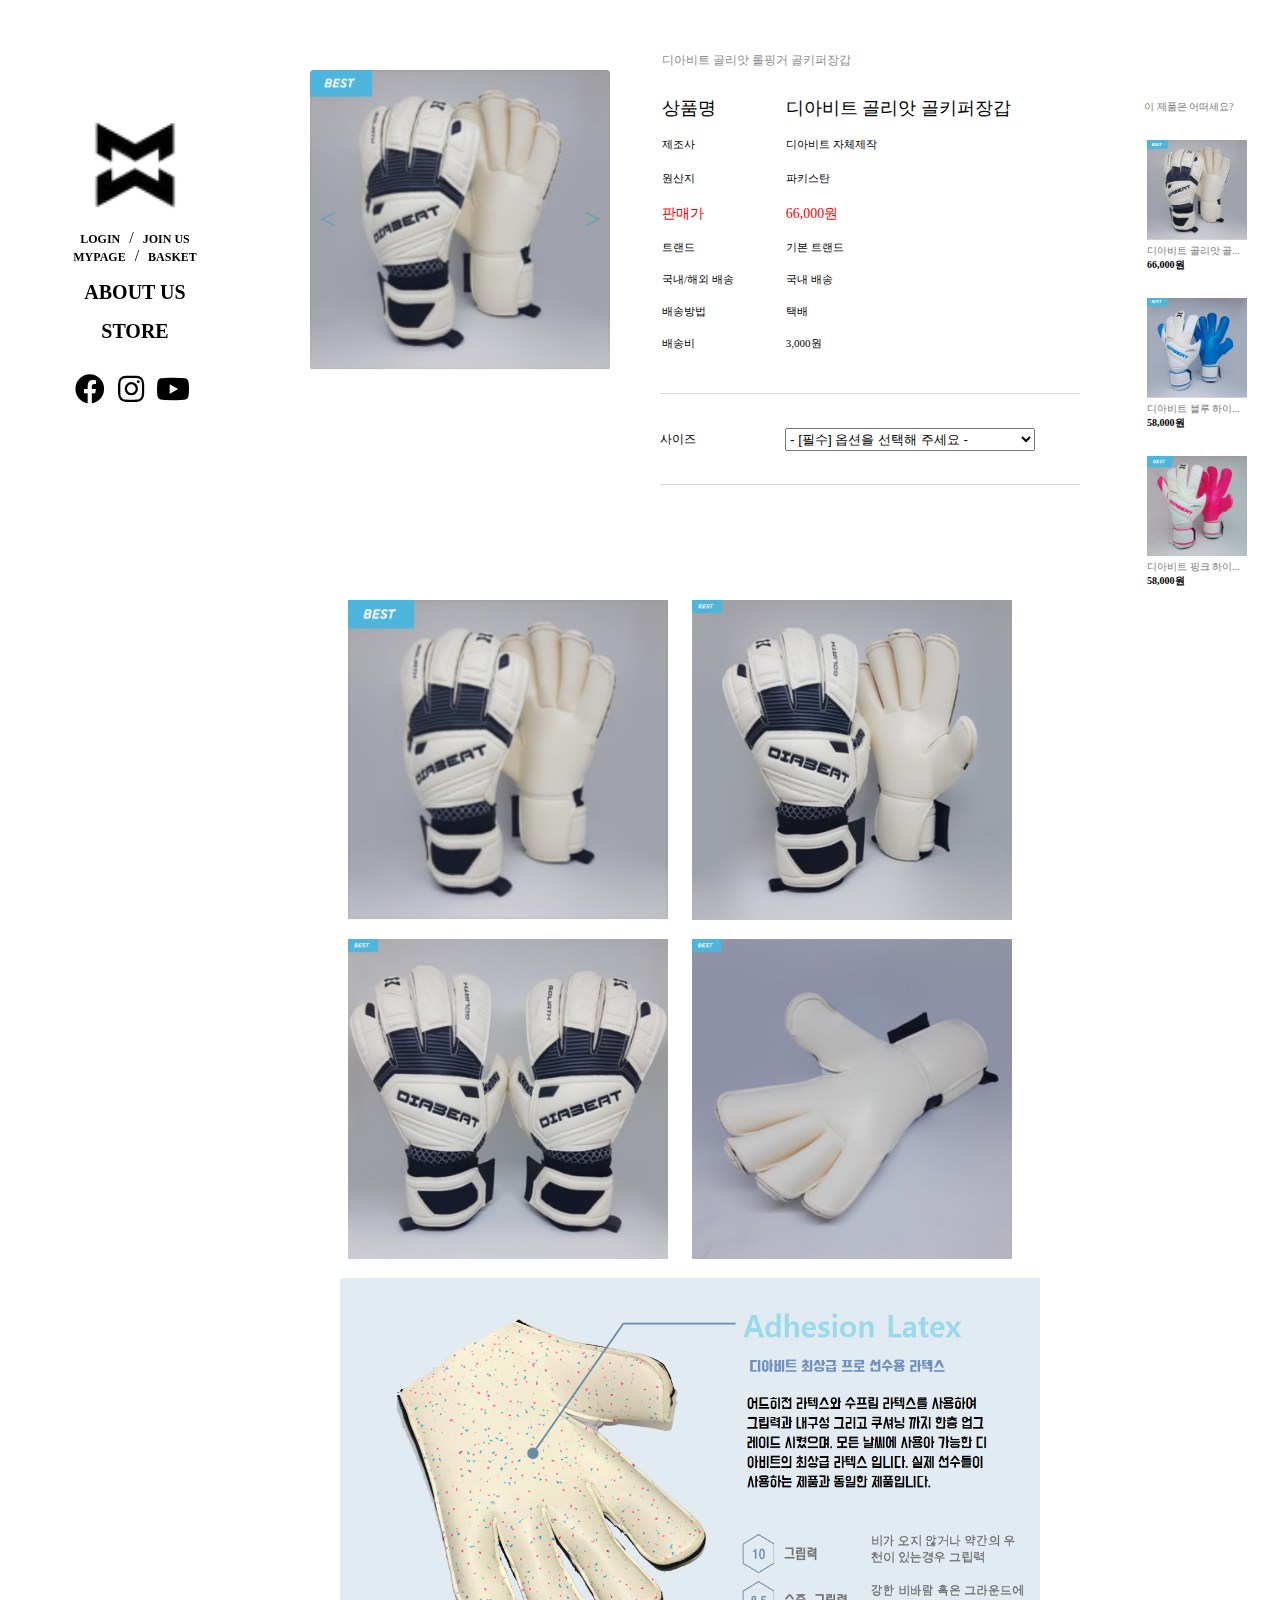
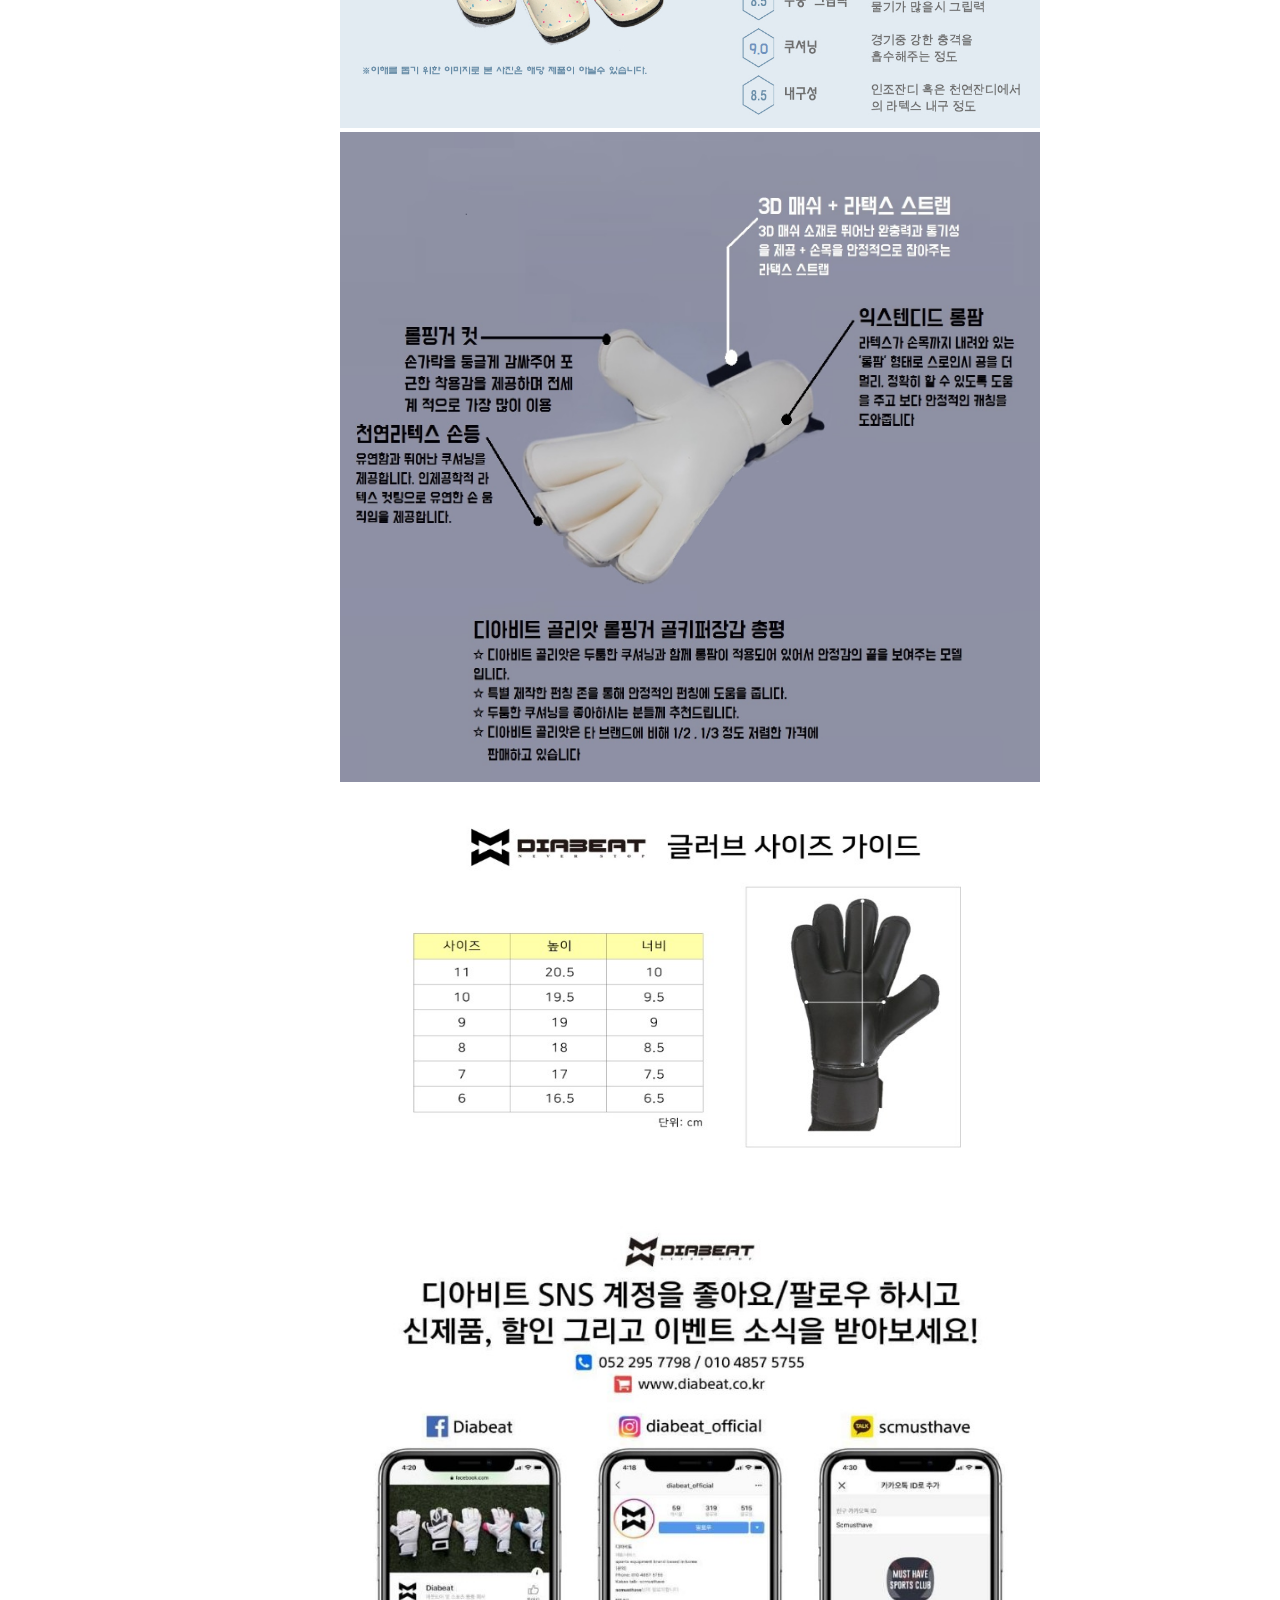
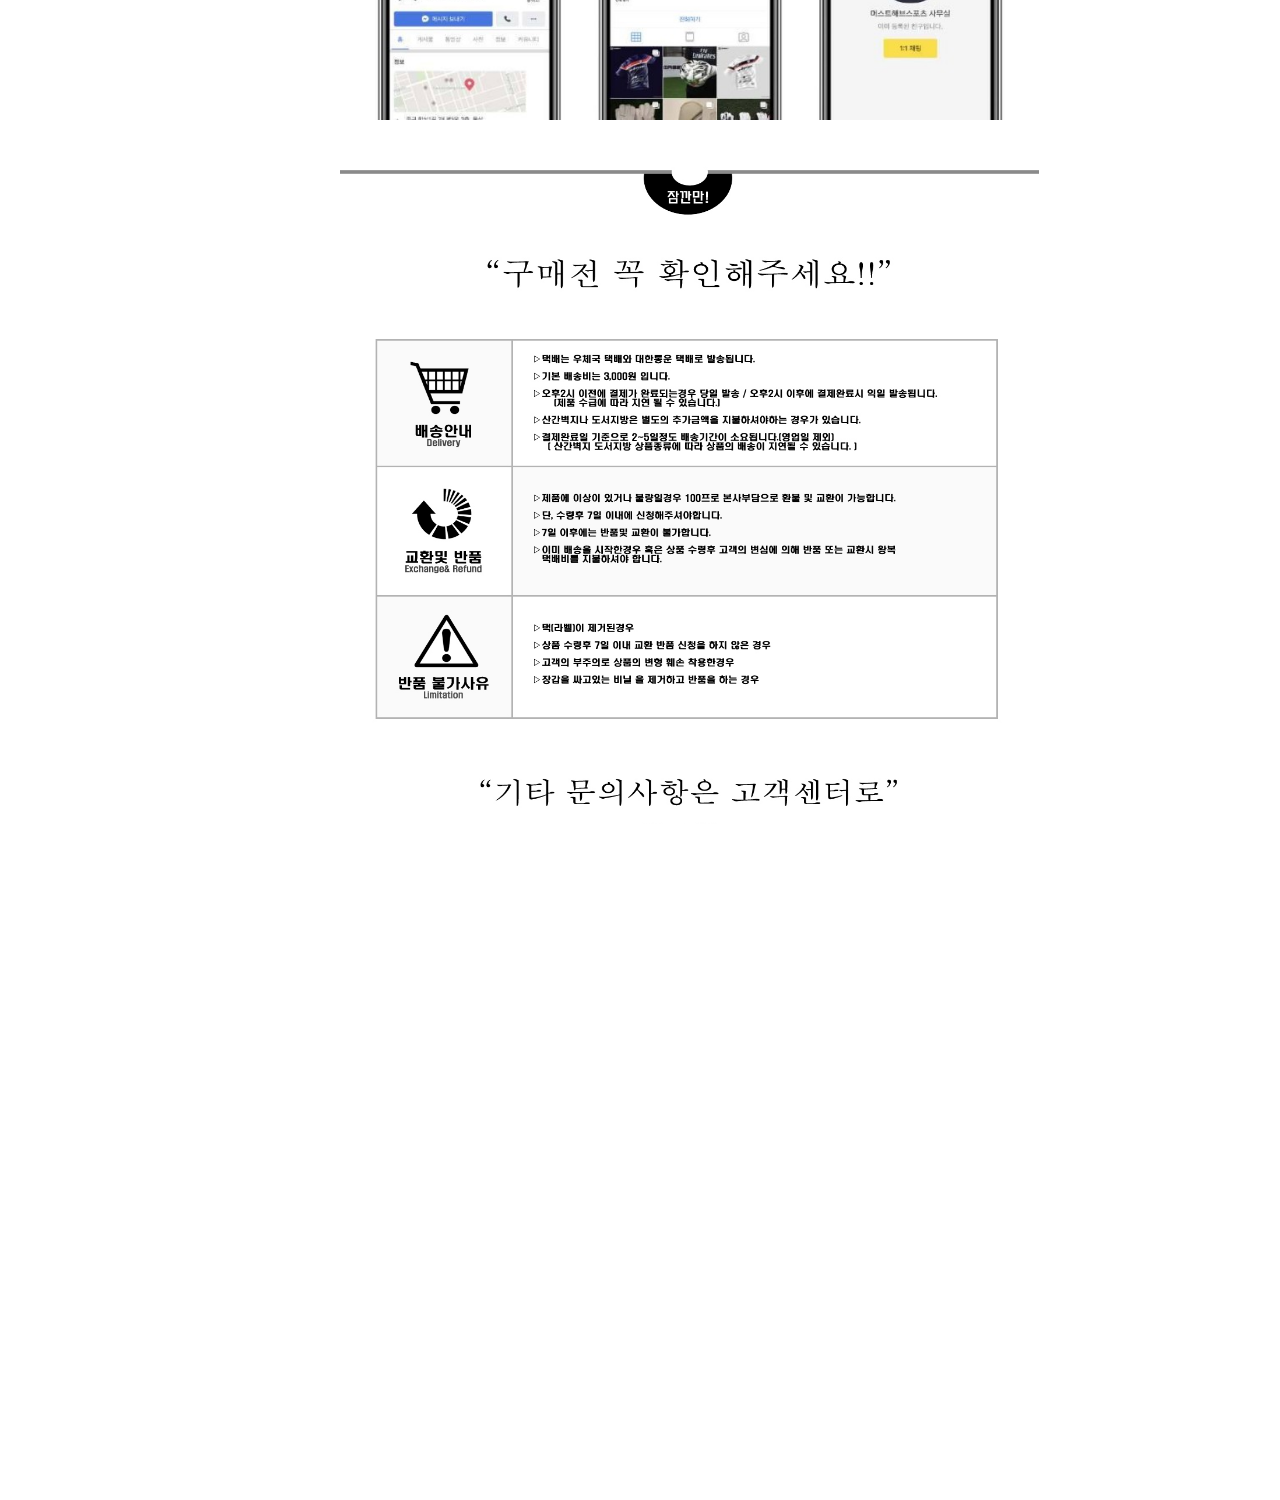
<file: Shopping Mall/goliat.html>
<!DOCTYPE html>
<html lang = "ko">
<head>
    <meta charset="utf-8">
    <title>디아비트 골리앗 골키퍼장갑</title>
    <link href="css/goliat.css" rel="stylesheet" type="text/css">
    <link rel="stylesheet" href="https://cdnjs.cloudflare.com/ajax/libs/font-awesome/5.8.2/css/all.min.css" />

        <!-- 슬라이딩 사용 -->
        <link href="http://www.jqueryscript.net/css/jquerysctipttop.css" rel="stylesheet" type="text/css">
        <link href="css/basic_slider.css" rel="stylesheet" type="text/css"> 
        <script src="http://ajax.googleapis.com/ajax/libs/jquery/1.11.2/jquery.min.js"></script>
        <script src="js/basic_slider_jquery.js"></script>
        <script src="js/basic_slider_js.js"></script>


        <!-- 스크롤 애니메이션 슬라이딩 -->
        <script type="text/javascript">
            var stmnLEFT = 30; // 오른쪽 여백 
            var stmnGAP1 = 0; // 위쪽 여백 
            var stmnGAP2 = 100; // 스크롤시 브라우저 위쪽과 떨어지는 거리 
            var stmnBASE = 200; // 스크롤 시작위치 
            var stmnActivateSpeed = 20; //스크롤을 인식하는 딜레이 (숫자가 클수록 느리게 인식)
            var stmnScrollSpeed = 20; //스크롤 속도 (클수록 느림)
            var stmnTimer; 
            
            function RefreshStaticMenu() { 
             var stmnStartPoint, stmnEndPoint; 
             stmnStartPoint = parseInt(document.getElementById('SIDEMENU').style.top, 10); 
             stmnEndPoint = Math.max(document.documentElement.scrollTop, document.body.scrollTop) + stmnGAP2; 
             if (stmnEndPoint < stmnGAP1) stmnEndPoint = stmnGAP1; 
             if (stmnStartPoint != stmnEndPoint) { 
              stmnScrollAmount = Math.ceil( Math.abs( stmnEndPoint - stmnStartPoint ) / 15 ); 
              document.getElementById('SIDEMENU').style.top = parseInt(document.getElementById('SIDEMENU').style.top, 10) + ( ( stmnEndPoint<stmnStartPoint ) ? -stmnScrollAmount : stmnScrollAmount ) + 'px'; 
              stmnRefreshTimer = stmnScrollSpeed; 
              }
             stmnTimer = setTimeout("RefreshStaticMenu();", stmnActivateSpeed); 
             } 
            function InitializeStaticMenu() {
             document.getElementById('SIDEMENU').style.right = stmnLEFT + 'px';  //처음에 오른쪽에 위치. 
             document.getElementById('SIDEMENU').style.top = document.body.scrollTop + stmnBASE + 'px'; 
             RefreshStaticMenu();
             }
        </script>    

        
                
    <!-- 버튼 클릭시 알람창 호출-->
    <script> function login_alt(){ alert('로그인이 불가능한 사이트 입니다.'); } </script>
    <script> function login_MP(){ alert('로그인이 되어있지 않습니다.'); } </script>
        
<head>

<body onload="InitializeStaticMenu();">
<div id = wrap>
    <div id = left>
            <div id = left_menu>
                    <div id = left_logo>
                            <a href="index.html"><img src = "img/diabitt.png" width = 120px height= 120px></a>
                    </div>
                    <div id = menu_id>
                        <a id = login href= login.html>LOGIN</a> / <a id = joinus href="joinus.html">JOIN US</a> <br>
                        <a id = mypage href=# onclick="javascript:login_MP()">MYPAGE</a> / <a id = basket href="#" onclick="javascript:login_MP()">BASKET</a> <br>
                    </div>
        
                    <div id = descrip>
                        <p id = aboutus>
                            <a href="#">ABOUT US</a>
                        </p>
                        
                        <p id = shop>
                            <a href="shop.html">STORE</a>
                        </p>
                    </div>
        
                    <div id = fontawesome>
                        <a href = "https://www.facebook.com/diabeatofficial/"><i class="fab fa-facebook"></i></a>
                        <a href = "https://www.instagram.com/diabeat_official/"><i class="fab fa-instagram"></i></a> 
                        <a href = "https://bit.ly/2QEbrzu"><i class="fab fa-youtube"></i></a> 
                        
                    </div>
                    
                </div> <!-- left menu-->    
    
        
    </div> <!-- left -->

    <div id = mid>
        <div id = mainglove>
                <div id="slider">
                        <a href="#" class="control_next">&gt;</a>
                        <a href="#" class="control_prev">&lt;</a>
    
                        <ul>
                            <li><a href=#><img src="glove/goliat.jpg" width="300px" height="300px"></a></li>
                            <li><a href=#><img src="glove/goliat1.jpg" width="300px" height="300px"></a></li>
                            <li><a href=#><img src="glove/goliat2.jpg" width="300px" height="300px"></a></li>
                            <li><a href=#><img src="glove/goliat3.jpg" width="300px" height="300px"></a></li>
                        </ul>  
                
                    </div>
        </div>

        <div id = productexp>
            <table border="0">
                <tr >
                    <td id = tabletitle colspan = 2>디아비트 골리앗 롤핑거 골키퍼장갑</td>
                </tr>

                <tr id = prod>
                    <td>상품명</td>
                    <td>디아비트 골리앗 골키퍼장갑</td>
                </tr>
                <tr> <!-- 첫번째 줄 시작-->
                    <td>제조사</td>
                    <td>디아비트 자체제작</td>
                <tr> <!-- 첫번째 줄 시작-->

                <tr> <!-- 첫번째 줄 시작-->
                    <td>원산지</td>
                    <td>파키스탄</td>
                <tr> <!-- 첫번째 줄 시작-->

                <tr id = priceelete> <!-- 첫번째 줄 시작-->                    
                    <td>판매가</td>
                    <td>66,000원</td>
                <tr> <!-- 첫번째 줄 시작-->                    
                    <td>트랜드</td>
                    <td>기본 트랜드</td>
                <tr> <!-- 첫번째 줄 시작-->                        
                    <td>국내/해외 배송</td>
                    <td>국내 배송</td>
                <tr> <!-- 첫번째 줄 시작-->      
                    <td>배송방법</td>
                    <td>택배</td>
                <tr id = deli> <!-- 첫번째 줄 시작--> 
                    <td>배송비</td>
                    <td> 3,000원</td>
                </tr><!-- 첫번째 줄 끝-->

            </table>


            <div id = size>
                <div id = num>사이즈</div>

                <div id = index>
                    <select name="selsize">
                        <option value="option"selected="selected">- [필수] 옵션을 선택해 주세요 -</option>
                        <option value="7">7</option>
                        <option value="8" >8</option>
                        <option value="9">9</option>
                        <option value="10">10</option>
                    </select>  
                </div>
                
                         
            </div>
        
        </div>

    
        <div id = footimg>
            <div id = four>
                <img src = "glove/goliat.jpg" width="320px" height="320px">
                <img src = "glove/goliat1.jpg" width="320px" height="320px">
                <img src = "glove/goliat2.jpg" width="320px" height="320px">
                <img src = "glove/goliat3.jpg" width="320px" height="320px">
            </div>

            <img src = "description/ggrip.jpg" width="700px" height="450px">
            <img src = "description/explain_goliat.jpg" width="700px" height="650px">
            <!-- 가이드 -->
            <img src = "description/sizeguide.jpg" width="700px" height="430px">
            <img src = "description/sns.jpg" width="700px" height="500px">
            <img src = "description/read.jpg" width="700px" height="700px">
        </div>
        
        <div id = vie>
            <iframe width="800" height="500" 
                src="https://www.youtube.com/embed/8AIK72O_evA" 
                frameborder="0" allow="accelerometer; autoplay; 
                ncrypted-media; gyroscope; picture-in-picture" allowfullscreen>
            </iframe>
        </div>
    

    </div>

    <div id = right>
        <div id = SIDEMENU>
            <div id = print class = right_price>
                이 제품은 어떠세요?
            </div>

            <div id = goliat class = site>
                <a href= "goliat.html">
                    <img src = "glove/goliat.jpg" width="100px" height="100px">
                    <div id = r_price class = right_price>
                        디아비트 골리앗 골...<br>
                        <span class = little_price>66,000원</span>
                    </div>
            
                </a>
               
            </div> 
            
            <div id = blue class = site>
                <a href= "blue.html">
                    <img src = "glove/blue.jpg" width="100px" height="100px">
                    <div id = r_price class = right_price>
                        디아비트 블루 하이...<br>
                        <span class = little_price>58,000원</span>
                    </div>
                </a>
                
            </div> 
            
            <div id = pink class = site>
                <a href= "pink.html">
                    <img src = "glove/pink.jpg" width="100px" height="100px"></img>
                    <div id = r_price class = right_price>
                        디아비트 핑크 하이...<br>
                        <span class = little_price>58,000원</span>
                    </div>
                </a>
                
            </div> 
        </div>

    </div> <!-- right -->
</div>
</body>
    
</html>
</file>
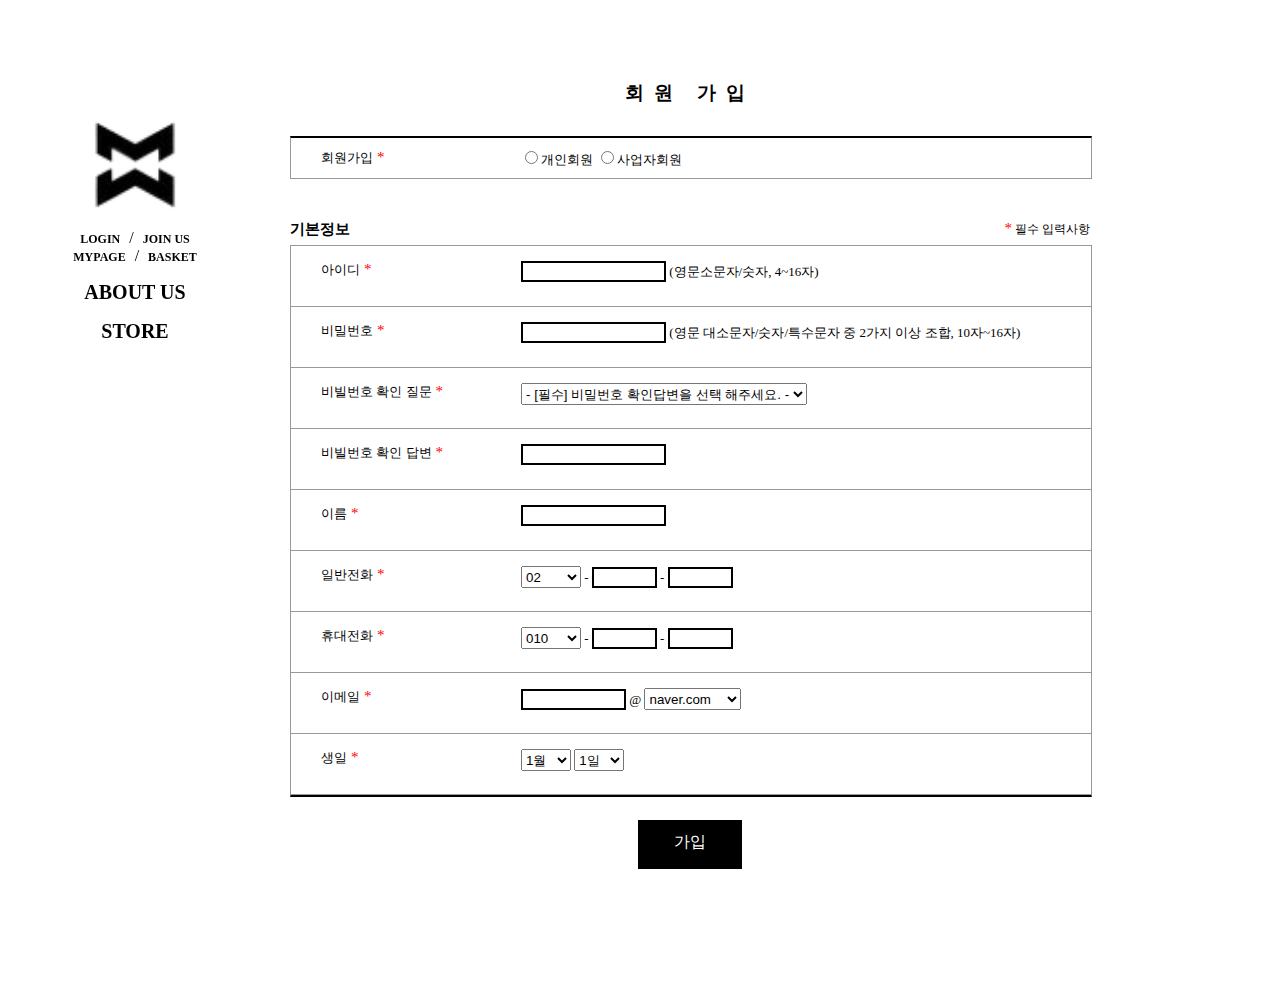
<file: Shopping Mall/joinus.html>
<!DOCTYPE html> 
<html lang="ko">
<head>
    <meta charset="utf-8">
    <title>회원가입</title>
    <link href="css/joinus.css" rel="stylesheet" type="text/css">

    
                
    <!-- 버튼 클릭시 알람창 호출-->
    <script> function login_alt(){ alert('로그인이 불가능한 사이트 입니다.'); } </script>
    <script> function login_MP(){ alert('로그인이 되어있지 않습니다.'); } </script>
    <script> function login_nop(){ alert('회원가입이 불가능한 페이지 입니다.'); } </script>
</head>

<body>
<div id = wrap>
    <div id = left>
        <div id = left_menu>
            <div id = left_logo>
                <a href="index.html"><img src = "img/diabitt.png" width = 120px height= 120px></a>
            </div>
            
            <div id = menu_id>
                <a id = login href= login.html>LOGIN</a> / <a id = joinus href="joinus.html">JOIN US</a> <br>
                <a id = mypage href=# onclick="javascript:login_MP()">MYPAGE</a> / <a id = basket href="#" onclick="javascript:login_MP()">BASKET</a> <br>
            </div>
        
            <div id = descrip>
                <p id = aboutus>
                    <a href="#">ABOUT US</a>
                </p>
                        
                <p id = shop>
                    <a href="shop.html">STORE</a>
                </p>
            </div>
        
            <div id = fontawesome>
                <a href = "https://www.facebook.com/diabeatofficial/"><i class="fab fa-facebook"></i></a>
                <a href = "https://www.instagram.com/diabeat_official/"><i class="fab fa-instagram"></i></a> 
                <a href = "https://bit.ly/2QEbrzu"><i class="fab fa-youtube"></i></a> 
                        
            </div>
                    
        </div> <!-- left menu-->        
    </div> <!-- left end -->

    <div id = mid>
        <div id = title>
            
            <div id = join>
                <h3>회원 가입</h3>
            </div>  
            
            <div id = table>
                <div id = ta_left>회원가입<span class = red>*</span></div>
                <div id = ta_right>
                    <input type="radio" name="gender" value="m" />개인회원
                    <input type="radio" name="gender" value="m" />사업자회원
                </div>
                
            </div>

        </div>

        <div id = basic_info>

            <div id = info_header>
                
                <div id = header_left>
                    기본정보
                </div>

                <div id = header_right>
                        <span class = red>*</span> 필수 입력사항
                </div>
            </div> <!-- info header-->

            <div id = info_mid>

                <div class = long_rct>

                    <div id = Lone class = Rct>
                        <div class = left_class>아이디<span class = red>*</span></div>
                    </div>

                    <div id = Rone class = R_rct>
                        <input type="text" size="15" value="">
                          (영문소문자/숫자, 4~16자)
                    </div>
                
                </div> <!-- long _ rct  1 -->

                <div class = long_rct>
                                
                    <div id = Ltwo class = Rct>
                        <div class = left_class>비밀번호<span class = red>*</span></div>
                    </div>

                    <div id = Rtwo class = R_rct>                            
                        <input type="password"  size="15" value="">                                            
                        (영문 대소문자/숫자/특수문자 중 2가지 이상 조합, 10자~16자)    
                    </div>
                    
                </div>  <!-- long _ rct  2 -->            

                <div class = long_rct>
                    <div id = Lthr class = Rct>
                        <div class = left_class>비빌번호 확인 질문<span class = red>*</span></div>
                    </div>

                    <div id = Rthr class = R_rct>                        
                        <select name="name">
                            <option value="option"selected="selected">- [필수] 비밀번호 확인답변을 선택 해주세요. -</option>
                            <option value="7">창의코딩웹 교수님 성함은?</option>
                            <option value="8" >내 학과 혹은 학번은?</option>
                            <option value="9">내 이름은?</option>
                            <option value="10">창의코딩웹 중간고사 점수는?</option>
                        </select>             
                    </div>
                    
                </div>  <!-- long _ rct 3 -->

                <div class = long_rct>
                    <div id = Lten class = Rct>
                        <div class = left_class>비빌번호 확인 답변<span class = red>*</span></div>
                    </div>

                    <div id = Rten class = R_rct>                    
                        <input type="password"  size="15" value="">              
                    </div>
                            
                    </div>  <!-- long _ rct 1000000000000000000000 -->


                <div class = long_rct>
                    <div id = Lfiv class = Rct>
                        <div class = left_class>이름<span class = red>*</span></div>
                    </div>
        
                    <div id = Rfiv class = R_rct>
                        <input type="text" size="15" value="">
                    </div>
                            
                </div>  <!-- long _ rct 5 -->

                <div class = long_rct>
                    <div id = Lsix class = Rct>
                        <div class = left_class>일반전화<span class = red>*</span></div>
                    </div>
            
                    <div id = Rsix class = R_rct>
                        <select name="number">
                                <option value="option"selected="selected">02</option>
                                <option value="7">033</option>
                                <option value="8" >070</option>
                                <option value="9">00700</option>
                                <option value="10">1577</option>
                        </select>    
                         -  
                        <input type="text" size="5" value=""> - 
                        <input type="text" size="5" value="">
                    </div>
                                
                </div>  <!-- long _ rct 6 -->


                <div class = long_rct>
                    <div id = Lsev class = Rct>
                        <div class = left_class>휴대전화<span class = red>*</span></div>
                    </div>
                
                    <div id = Rsev class = R_rct>
                        <select name="numberPhone">
                            <option value="option"selected="selected">010</option>
                            <option value="7">011</option>
                            <option value="8" >101</option>
                            <option value="9">00700</option>
                            <option value="10">1577</option>
                        </select>    
                         -  
                        <input type="text" size="5" value=""> - 
                        <input type="text" size="5" value="">
                    </div>
                                                                    
                </div>  <!-- long _ rct 7 -->


                <div class = long_rct>
                    <div id = Leig class = Rct>
                        <div class = left_class>이메일<span class = red>*</span></div>
                    </div>

                    <div id = Reig class = R_rct>
                        <input type="text" size="10" value=""> @

                        <select name="address">
                            <option value="option"selected="selected">naver.com</option>
                            <option value="7">daum.net</option>
                            <option value="8" >dothome.net</option>
                            <option value="9">kakao.com</option>
                            <option value="10">gmail.com</option>
                            <option value="10">hallym.ac.kr</option>
                        </select>    
                        
                    </div>
                                        
                </div>  <!-- long _ rct 8-->


                <div class = long_rct>
                    <div id = Lnin class = Rct>
                        <div class = left_class>생일<span class = red>*</span></div>
                    </div>
                        
                    <div id = Rnin class = R_rct>
                        <select name="month">
                            <option value="option"selected="selected">1월</option>
                            <option value="7">2월</option>
                            <option value="7">3월</option>
                            <option value="7">4월</option>
                            <option value="7">5월</option> 
                            <option value="7">6월</option>
                            <option value="7">7월</option>
                            <option value="7">8월</option>
                            <option value="7">9월</option>
                            <option value="7">10월</option>
                            <option value="7">11월</option>
                            <option value="7">12월</option>
                        </select>

                        <select name="day">
                            <option value="option"selected="selected">1일</option>
                            <option value="7">2일</option>
                            <option value="7">3일</option>
                            <option value="7">4일</option>
                            <option value="7">5일</option>
                            <option value="7">6일</option>
                            <option value="7">7일</option>
                            <option value="7">8일</option>
                            <option value="7">9일</option>
                            <option value="7">10일</option>
                            <option value="7">11일</option>
                            <option value="7">12일</option>
                            <option value="7">13일</option>
                            <option value="7">14일</option>
                            <option value="7">15일</option>
                            <option value="7">16일</option>
                            <option value="7">17일</option>
                            <option value="7">18일</option>
                            <option value="7">19일</option>
                            <option value="7">20일</option>
                            <option value="7">21일</option>
                            <option value="7">22일</option>
                            <option value="7">23일</option>
                            <option value="7">24일</option>
                            <option value="7">25일</option>
                            <option value="7">26일</option>
                            <option value="7">27일</option>
                            <option value="7">28일</option>
                            <option value="7">29일</option>
                            <option value="7">30일</option>
                            <option value="7">31일</option>                        
                        </select>   
                    </div> 
                                            
                </div>  <!-- long _ rct 9 -->                                                                                             
            </div> <!-- info mid -->
        </div> <!-- basic info -->

        <div id = base_footer onclick="javascript:login_nop()">
           가입
        </div>
    </div> <!-- mid end-->


</div> 
</body>
</html>
</file>
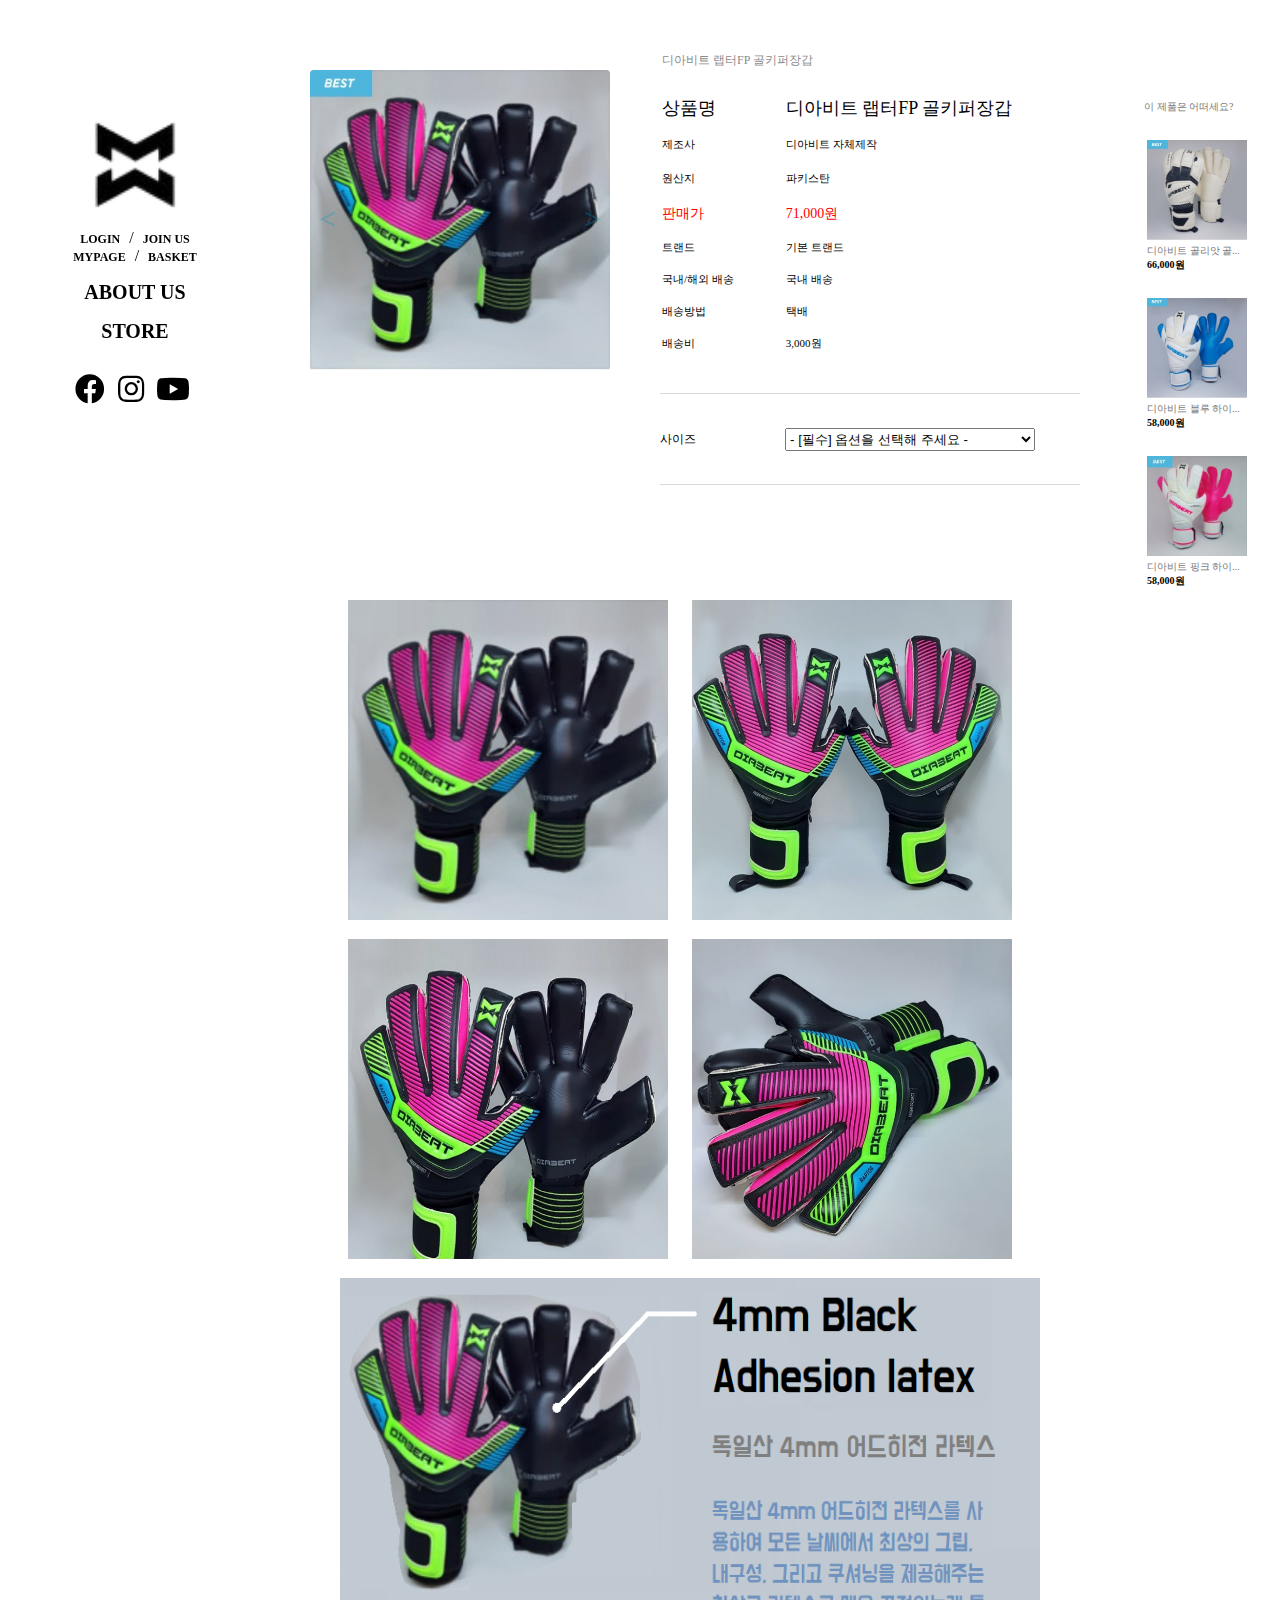
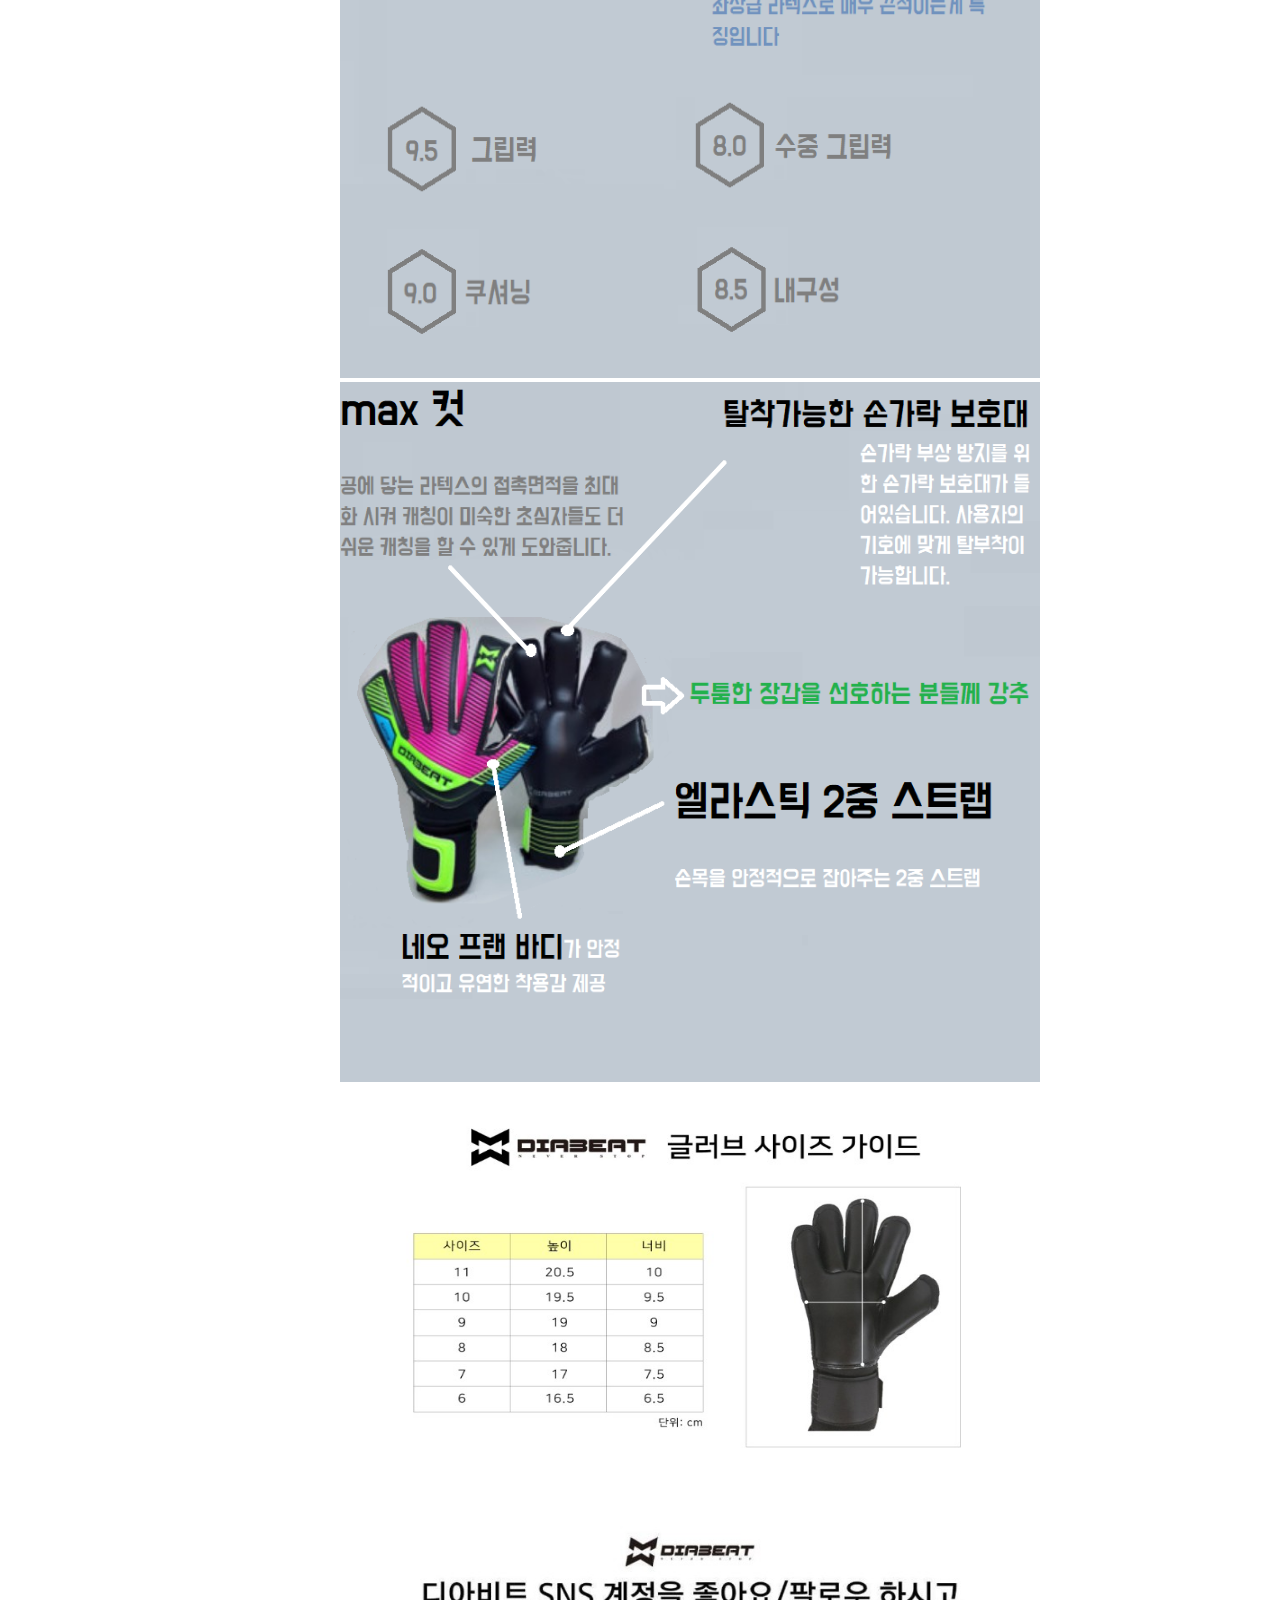
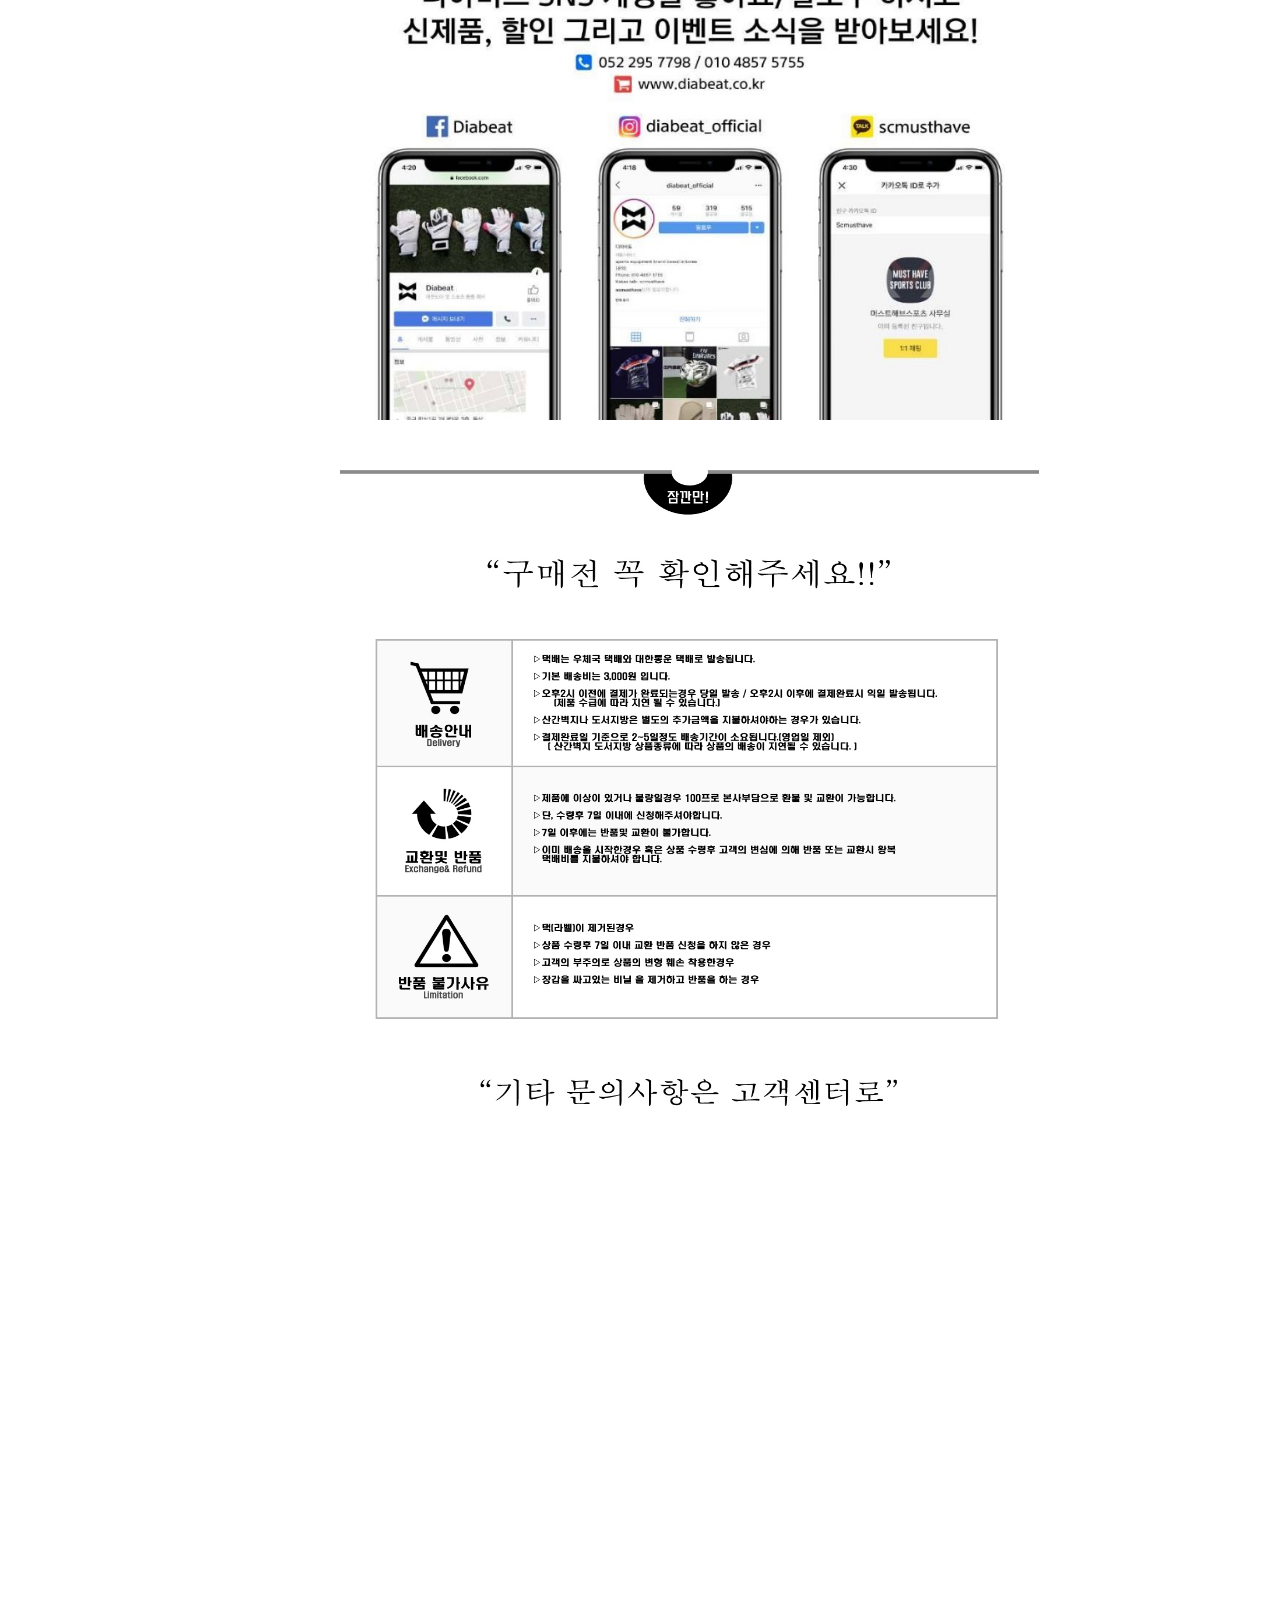
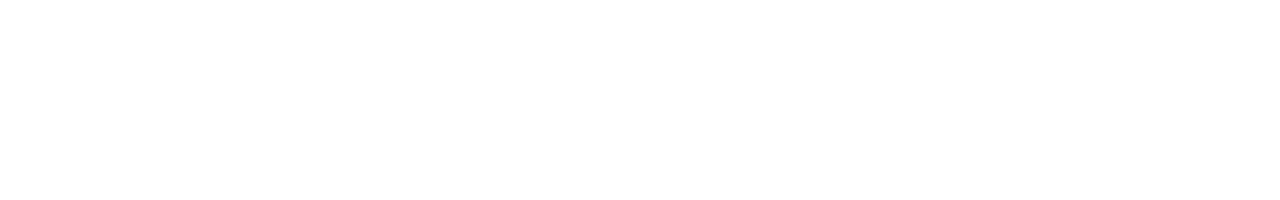
<file: Shopping Mall/labterFP.html>
<!DOCTYPE html>
<html lang = "ko">
<head>
    <meta charset="utf-8">
    <title>디아비트 랩터FP 골키퍼장갑</title>
    <link href="css/labterFP.css" rel="stylesheet" type="text/css">
    <link rel="stylesheet" href="https://cdnjs.cloudflare.com/ajax/libs/font-awesome/5.8.2/css/all.min.css" />

        <!-- 슬라이딩 사용 -->
        <link href="http://www.jqueryscript.net/css/jquerysctipttop.css" rel="stylesheet" type="text/css">
        <link href="css/basic_slider.css" rel="stylesheet" type="text/css"> 
        <script src="http://ajax.googleapis.com/ajax/libs/jquery/1.11.2/jquery.min.js"></script>
        <script src="js/basic_slider_jquery.js"></script>
        <script src="js/basic_slider_js.js"></script>

                <!-- 스크롤 애니메이션 슬라이딩 -->
                <script type="text/javascript">
                    var stmnLEFT = 30; // 오른쪽 여백 
                    var stmnGAP1 = 0; // 위쪽 여백 
                    var stmnGAP2 = 100; // 스크롤시 브라우저 위쪽과 떨어지는 거리 
                    var stmnBASE = 200; // 스크롤 시작위치 
                    var stmnActivateSpeed = 20; //스크롤을 인식하는 딜레이 (숫자가 클수록 느리게 인식)
                    var stmnScrollSpeed = 20; //스크롤 속도 (클수록 느림)
                    var stmnTimer; 
                    
                    function RefreshStaticMenu() { 
                     var stmnStartPoint, stmnEndPoint; 
                     stmnStartPoint = parseInt(document.getElementById('SIDEMENU').style.top, 10); 
                     stmnEndPoint = Math.max(document.documentElement.scrollTop, document.body.scrollTop) + stmnGAP2; 
                     if (stmnEndPoint < stmnGAP1) stmnEndPoint = stmnGAP1; 
                     if (stmnStartPoint != stmnEndPoint) { 
                      stmnScrollAmount = Math.ceil( Math.abs( stmnEndPoint - stmnStartPoint ) / 15 ); 
                      document.getElementById('SIDEMENU').style.top = parseInt(document.getElementById('SIDEMENU').style.top, 10) + ( ( stmnEndPoint<stmnStartPoint ) ? -stmnScrollAmount : stmnScrollAmount ) + 'px'; 
                      stmnRefreshTimer = stmnScrollSpeed; 
                      }
                     stmnTimer = setTimeout("RefreshStaticMenu();", stmnActivateSpeed); 
                     } 
                    function InitializeStaticMenu() {
                     document.getElementById('SIDEMENU').style.right = stmnLEFT + 'px';  //처음에 오른쪽에 위치. 
                     document.getElementById('SIDEMENU').style.top = document.body.scrollTop + stmnBASE + 'px'; 
                     RefreshStaticMenu();
                     }
                </script>    
                
                
    <!-- 버튼 클릭시 알람창 호출-->
    <script> function login_alt(){ alert('로그인이 불가능한 사이트 입니다.'); } </script>
    <script> function login_MP(){ alert('로그인이 되어있지 않습니다.'); } </script>
                
<head>

<body onload="InitializeStaticMenu();">
<div id = wrap>
    <div id = left>
            <div id = left_menu>
                    <div id = left_logo>
                            <a href="index.html"><img src = "img/diabitt.png" width = 120px height= 120px></a>
                    </div>
                    <div id = menu_id>
                        <a id = login href= login.html>LOGIN</a> / <a id = joinus href="joinus.html">JOIN US</a> <br>
                        <a id = mypage href=# onclick="javascript:login_MP()">MYPAGE</a> / <a id = basket href="#" onclick="javascript:login_MP()">BASKET</a> <br>
                    </div>
        
                    <div id = descrip>
                        <p id = aboutus>
                            <a href="#">ABOUT US</a>
                        </p>
                        
                        <p id = shop>
                            <a href="shop.html">STORE</a>
                        </p>
                    </div>
        
                    <div id = fontawesome>
                        <a href = "https://www.facebook.com/diabeatofficial/"><i class="fab fa-facebook"></i></a>
                        <a href = "https://www.instagram.com/diabeat_official/"><i class="fab fa-instagram"></i></a> 
                        <a href = "https://bit.ly/2QEbrzu"><i class="fab fa-youtube"></i></a> 
                        
                    </div>
                    
                </div> <!-- left menu-->    
    
        
    </div> <!-- left -->

    <div id = mid>
        <div id = mainglove>
                <div id="slider">
                        <a href="#" class="control_next">&gt;</a>
                        <a href="#" class="control_prev">&lt;</a>
    
                        <ul>
                            <li><a href=#><img src="glove/labterFP.jpg" width="300px" height="300px"></a></li>
                            <li><a href=#><img src="glove/labterFP1.jpg" width="300px" height="300px"></a></li>
                            <li><a href=#><img src="glove/labterFP2.jpg" width="300px" height="300px"></a></li>
                            <li><a href=#><img src="glove/labterFP3.jpg" width="300px" height="300px"></a></li>
                        </ul>  
                
                    </div>
        </div>

        <div id = productexp>
            <table border="0">
                <tr >
                    <td id = tabletitle colspan = 2>디아비트 랩터FP 골키퍼장갑</td>
                </tr>

                <tr id = prod>
                    <td>상품명</td>
                    <td>디아비트 랩터FP 골키퍼장갑</td>
                </tr>
                <tr> <!-- 첫번째 줄 시작-->
                    <td>제조사</td>
                    <td>디아비트 자체제작</td>
                <tr> <!-- 첫번째 줄 시작-->

                <tr> <!-- 첫번째 줄 시작-->
                    <td>원산지</td>
                    <td>파키스탄</td>
                <tr> <!-- 첫번째 줄 시작-->

                <tr id = priceelete> <!-- 첫번째 줄 시작-->                    
                    <td>판매가</td>
                    <td>71,000원</td>
                <tr> <!-- 첫번째 줄 시작-->                    
                    <td>트랜드</td>
                    <td>기본 트랜드</td>
                <tr> <!-- 첫번째 줄 시작-->                        
                    <td>국내/해외 배송</td>
                    <td>국내 배송</td>
                <tr> <!-- 첫번째 줄 시작-->      
                    <td>배송방법</td>
                    <td>택배</td>
                <tr id = deli> <!-- 첫번째 줄 시작--> 
                    <td>배송비</td>
                    <td> 3,000원</td>
                </tr><!-- 첫번째 줄 끝-->

            </table>


            <div id = size>
                <div id = num>사이즈</div>

                <div id = index>
                    <select name="selsize">
                        <option value="option"selected="selected">- [필수] 옵션을 선택해 주세요 -</option>
                        <option value="7">7</option>
                        <option value="8" >8</option>
                        <option value="9">9</option>
                        <option value="10">10</option>
                    </select>  
                </div>
                
                         
            </div>
        
        </div>

    
        <div id = footimg>
            <div id = four>
                <img src = "glove/labterFP_1.jpg" width="320px" height="320px">
                <img src = "glove/labterFP1.jpg" width="320px" height="320px">
                <img src = "glove/labterFP2.jpg" width="320px" height="320px">
                <img src = "glove/labterFP3.jpg" width="320px" height="320px">
            </div>

            <img src = "description/explain_FP1.jpg" width="700px" height="700px">
            <img src = "description/explain_FP2.jpg" width="700px" height="700px">
            <!-- 가이드 -->
            <img src = "description/sizeguide.jpg" width="700px" height="430px">
            <img src = "description/sns.jpg" width="700px" height="500px">
            <img src = "description/read.jpg" width="700px" height="700px">
        </div>

        <div id = vie>
            <iframe width="800" height="500" 
                src="https://www.youtube.com/embed/8AIK72O_evA" 
                frameborder="0" allow="accelerometer; autoplay; 
                ncrypted-media; gyroscope; picture-in-picture" allowfullscreen>
            </iframe>
        </div>

    </div>

    <div id = right>
            <div id = SIDEMENU>
                <div id = print class = right_price>
                    이 제품은 어떠세요?
                </div>
    
                <div id = goliat class = site>
                    <a href= "goliat.html">
                        <img src = "glove/goliat.jpg" width="100px" height="100px">
                        <div id = r_price class = right_price>
                            디아비트 골리앗 골...<br>
                            <span class = little_price>66,000원</span>
                        </div>
                
                    </a>
                   
                </div> 
                
                <div id = blue class = site>
                    <a href= "blue.html">
                        <img src = "glove/blue.jpg" width="100px" height="100px">
                        <div id = r_price class = right_price>
                            디아비트 블루 하이...<br>
                            <span class = little_price>58,000원</span>
                        </div>
                    </a>
                    
                </div> 
                
                <div id = pink class = site>
                    <a href= "pink.html">
                        <img src = "glove/pink.jpg" width="100px" height="100px"></img>
                        <div id = r_price class = right_price>
                            디아비트 핑크 하이...<br>
                            <span class = little_price>58,000원</span>
                        </div>
                    </a>
                    
                </div> 
            </div>
    
        </div> <!-- right -->

</div>
</body>
    
</html>
</file>
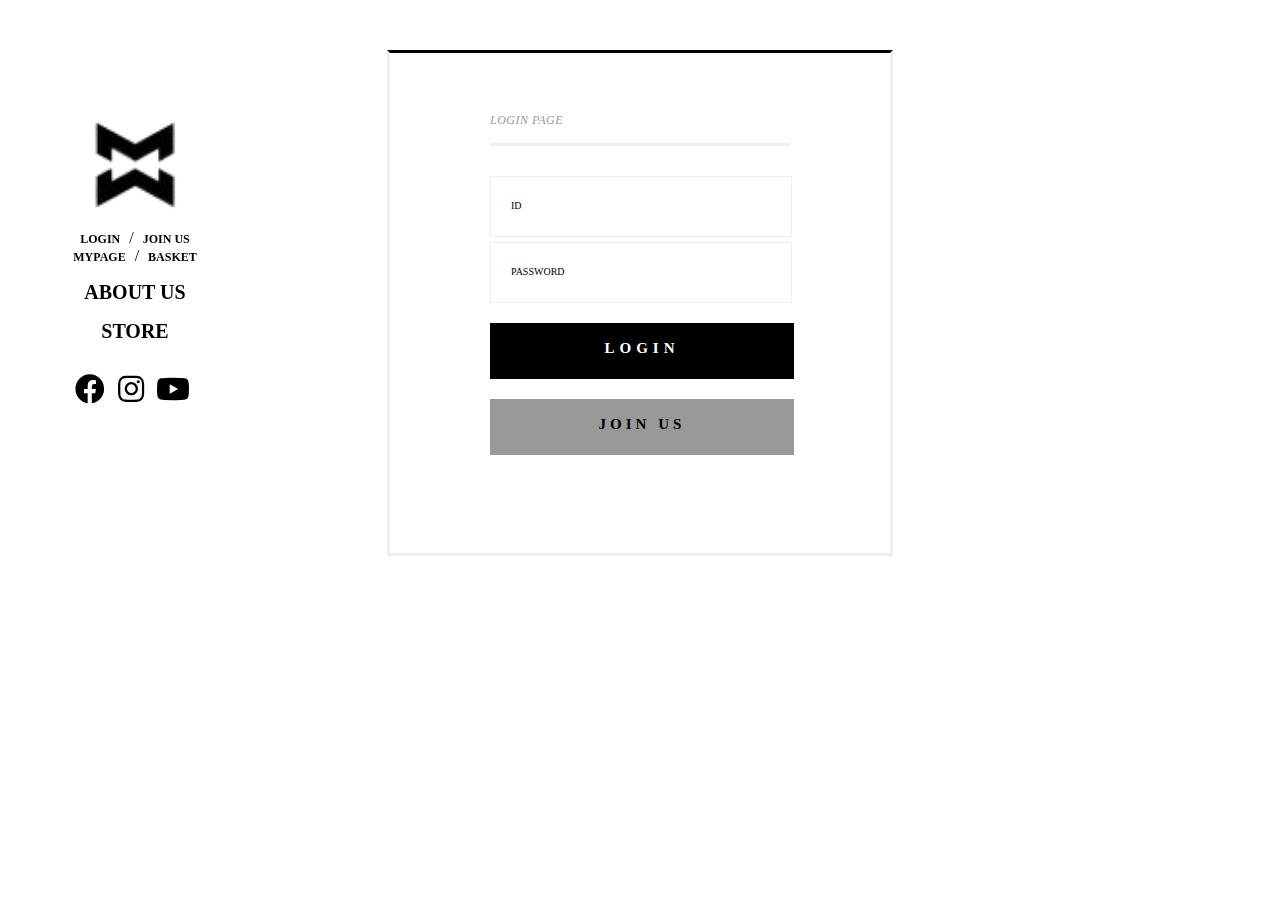
<file: Shopping Mall/login.html>
<!DOCTYPE html>

<html lang="ko">
<head>
    <meta charset="uft-8">
    <title>LOGIN</title>
    <link href = "css/login.css" rel = stylesheet type="text/css">
    <link rel="stylesheet" href="https://cdnjs.cloudflare.com/ajax/libs/font-awesome/5.8.2/css/all.min.css" />

    <!-- 버튼 클릭시 알람창 호출-->
    <script> function login_alt(){ alert('로그인이 불가능한 사이트 입니다.'); } </script>
    <script> function login_MP(){ alert('로그인이 되어있지 않습니다.'); } </script>
</head>

<body>
<div id = wrap>
    <div id = loginform>

        <div id = loginpage>
            LOGIN PAGE
        </div>

        <div id = inputt>
            <div id = ID>
                <label>
                    <span>ID</span>
                    <input type = "text" size = 15 value="">
                </label><br>
            </div>
                
            <div id = password>
                <label for = "pass">
                    <span>PASSWORD  </span>
                </label>

                <label><input id = "pass" type="password" size = 15 value=""></label>

            </div>

            <div id = putlogin onclick="javascript:login_alt()">
                LOGIN
            </div>

            <div id = inputjoinus onclick="location.href = 'joinus.html'">
                JOIN US
            </div>

        </div> <!-- INPUTT FORM -->


    </div> <!-- LOGIN FORM -->

    <div id = left_menu>
            <div id = left_logo>
                    <a href="index.html"><img src = "img/diabitt.png" width = 120px height= 120px></a>
            </div>
            <div id = menu_id>
                <a id = login href= login.html>LOGIN</a> / <a id = joinus href="joinus.html">JOIN US</a> <br>
                <a id = mypage href=# onclick="javascript:login_MP()">MYPAGE</a> / <a id = basket href="#" onclick="javascript:login_MP()">BASKET</a> <br>
            </div>

            <div id = descrip>
                <p id = aboutus>
                    <a href="#">ABOUT US</a>
                </p>
                
                <p id = shop>
                    <a href="shop.html">STORE</a>
                </p>
            </div>

            <div id = fontawesome>
                <a href = "https://www.facebook.com/diabeatofficial/"><i class="fab fa-facebook"></i></a>
                <a href = "https://www.instagram.com/diabeat_official/"><i class="fab fa-instagram"></i></a> 
                <a href = "https://bit.ly/2QEbrzu"><i class="fab fa-youtube"></i></a> 
                
            </div>
            
        </div> <!-- left menu-->    
    </div> <!-- wrap -->

</body>
</html>
</file>
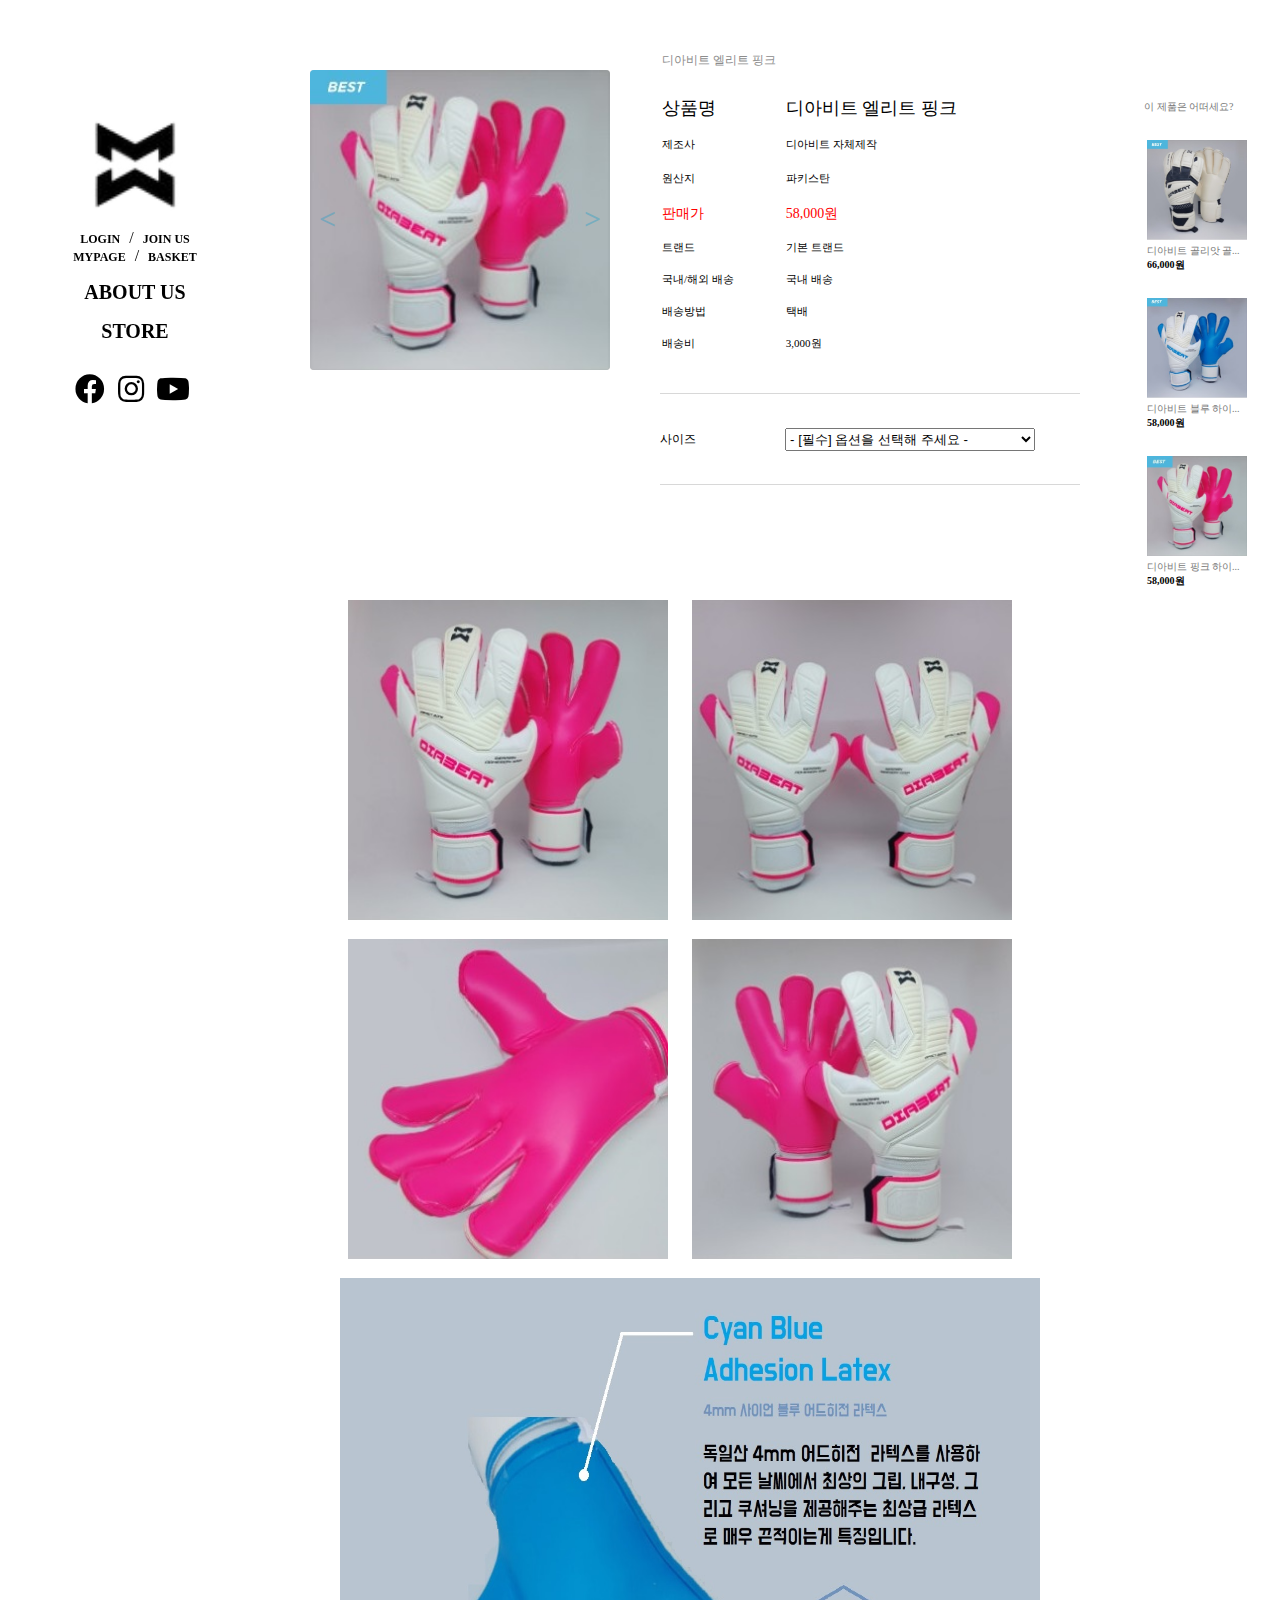
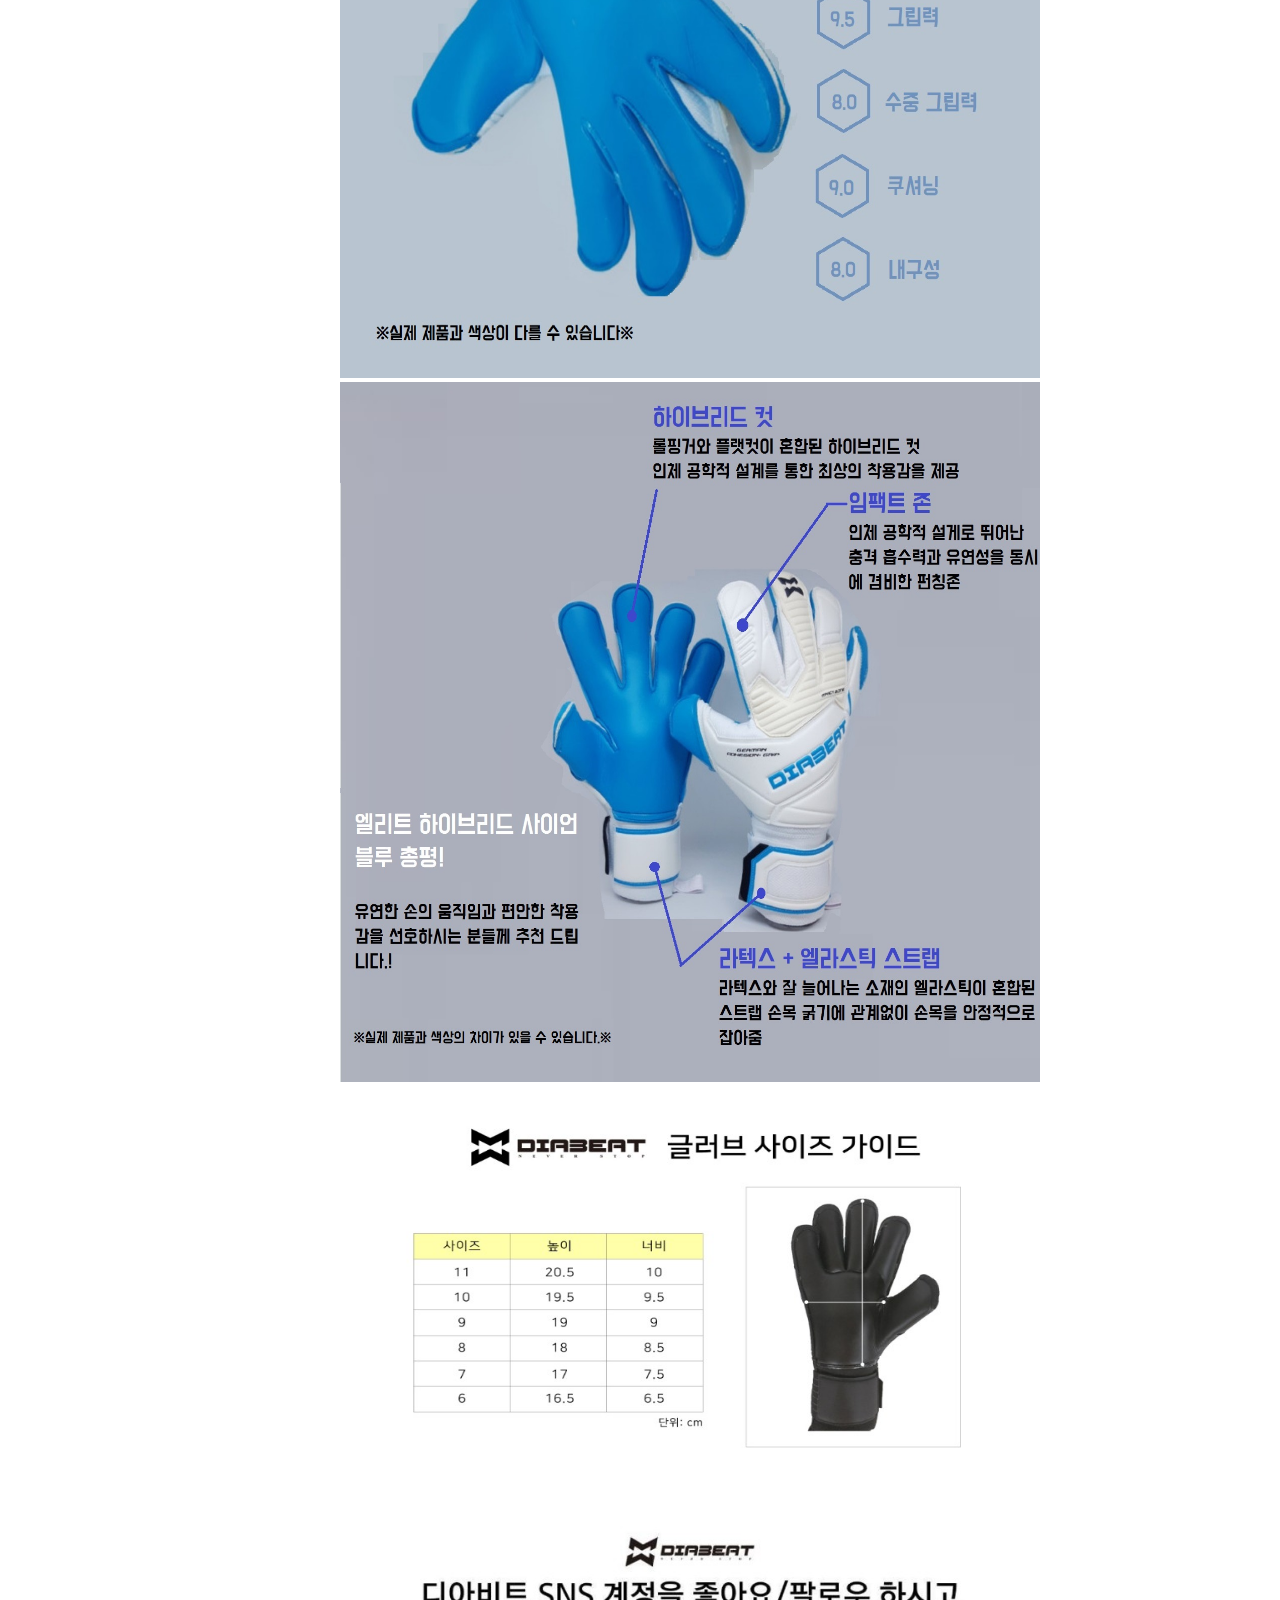
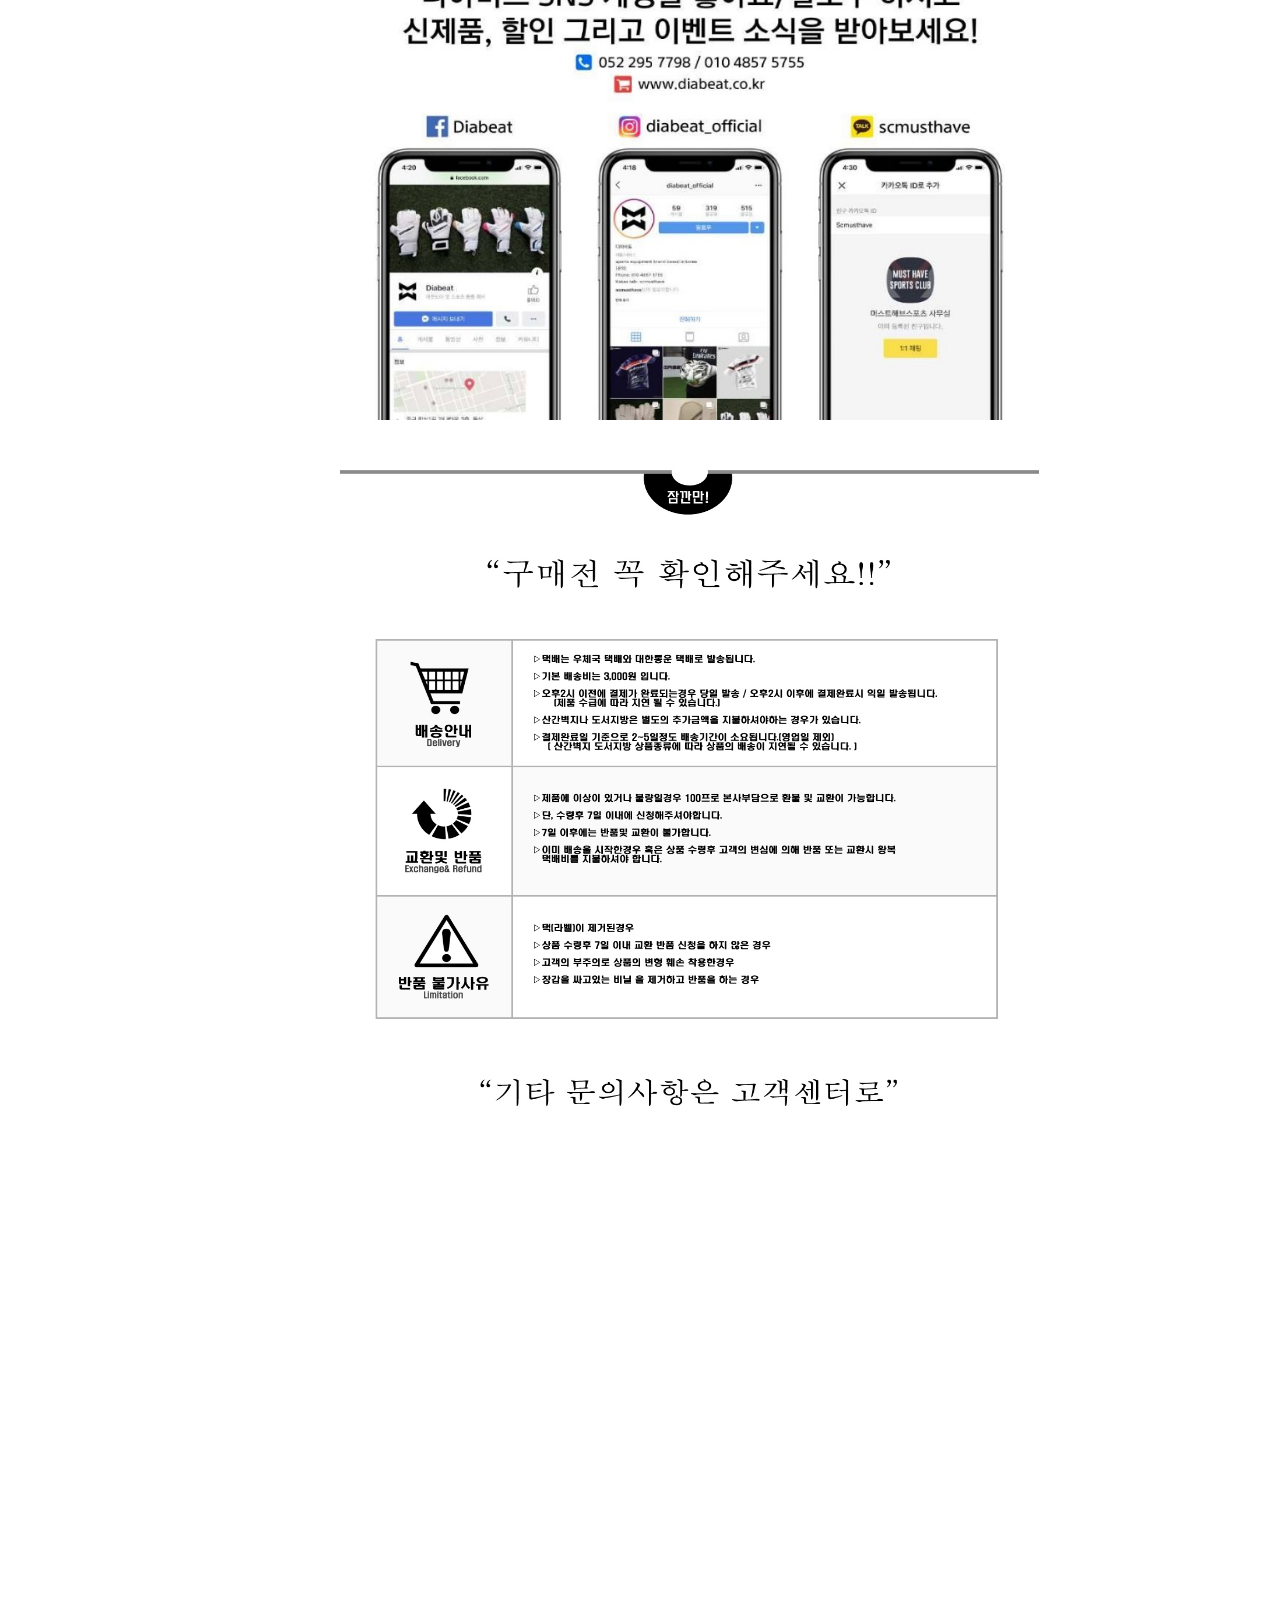
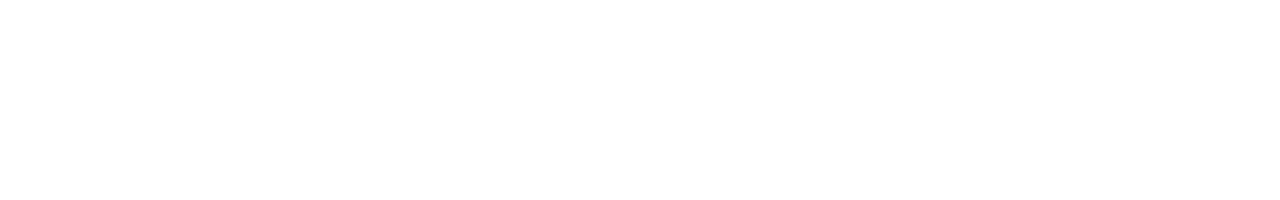
<file: Shopping Mall/pink.html>
<!DOCTYPE html>
<html lang = "ko">
<head>
    <meta charset="utf-8">
    <title>디아비트 엘리트 하이브리드 핑크 골키퍼장갑</title>
    <link href="css/pink.css" rel="stylesheet" type="text/css">
    <link rel="stylesheet" href="https://cdnjs.cloudflare.com/ajax/libs/font-awesome/5.8.2/css/all.min.css" />

        <!-- 슬라이딩 사용 -->
        <link href="http://www.jqueryscript.net/css/jquerysctipttop.css" rel="stylesheet" type="text/css">
        <link href="css/basic_slider.css" rel="stylesheet" type="text/css"> 
        <script src="http://ajax.googleapis.com/ajax/libs/jquery/1.11.2/jquery.min.js"></script>
        <script src="js/basic_slider_jquery.js"></script>
        <script src="js/basic_slider_js.js"></script>

                <!-- 스크롤 애니메이션 슬라이딩 -->
                <script type="text/javascript">
                    var stmnLEFT = 30; // 오른쪽 여백 
                    var stmnGAP1 = 0; // 위쪽 여백 
                    var stmnGAP2 = 100; // 스크롤시 브라우저 위쪽과 떨어지는 거리 
                    var stmnBASE = 200; // 스크롤 시작위치 
                    var stmnActivateSpeed = 20; //스크롤을 인식하는 딜레이 (숫자가 클수록 느리게 인식)
                    var stmnScrollSpeed = 20; //스크롤 속도 (클수록 느림)
                    var stmnTimer; 
                    
                    function RefreshStaticMenu() { 
                     var stmnStartPoint, stmnEndPoint; 
                     stmnStartPoint = parseInt(document.getElementById('SIDEMENU').style.top, 10); 
                     stmnEndPoint = Math.max(document.documentElement.scrollTop, document.body.scrollTop) + stmnGAP2; 
                     if (stmnEndPoint < stmnGAP1) stmnEndPoint = stmnGAP1; 
                     if (stmnStartPoint != stmnEndPoint) { 
                      stmnScrollAmount = Math.ceil( Math.abs( stmnEndPoint - stmnStartPoint ) / 15 ); 
                      document.getElementById('SIDEMENU').style.top = parseInt(document.getElementById('SIDEMENU').style.top, 10) + ( ( stmnEndPoint<stmnStartPoint ) ? -stmnScrollAmount : stmnScrollAmount ) + 'px'; 
                      stmnRefreshTimer = stmnScrollSpeed; 
                      }
                     stmnTimer = setTimeout("RefreshStaticMenu();", stmnActivateSpeed); 
                     } 
                    function InitializeStaticMenu() {
                     document.getElementById('SIDEMENU').style.right = stmnLEFT + 'px';  //처음에 오른쪽에 위치. 
                     document.getElementById('SIDEMENU').style.top = document.body.scrollTop + stmnBASE + 'px'; 
                     RefreshStaticMenu();
                     }
                </script>    
                
                
    <!-- 버튼 클릭시 알람창 호출-->
    <script> function login_alt(){ alert('로그인이 불가능한 사이트 입니다.'); } </script>
    <script> function login_MP(){ alert('로그인이 되어있지 않습니다.'); } </script>
                
<head>

<body onload="InitializeStaticMenu();">
<div id = wrap>
    <div id = left>
            <div id = left_menu>
                    <div id = left_logo>
                            <a href="index.html"><img src = "img/diabitt.png" width = 120px height= 120px></a>
                    </div>
                    <div id = menu_id>
                        <a id = login href= login.html>LOGIN</a> / <a id = joinus href="joinus.html">JOIN US</a> <br>
                        <a id = mypage href=# onclick="javascript:login_MP()">MYPAGE</a> / <a id = basket href="#" onclick="javascript:login_MP()">BASKET</a> <br>
                    </div>
        
                    <div id = descrip>
                        <p id = aboutus>
                            <a href="#">ABOUT US</a>
                        </p>
                        
                        <p id = shop>
                            <a href="shop.html">STORE</a>
                        </p>
                    </div>
        
                    <div id = fontawesome>
                        <a href = "https://www.facebook.com/diabeatofficial/"><i class="fab fa-facebook"></i></a>
                        <a href = "https://www.instagram.com/diabeat_official/"><i class="fab fa-instagram"></i></a> 
                        <a href = "https://bit.ly/2QEbrzu"><i class="fab fa-youtube"></i></a> 
                        
                    </div>
                    
                </div> <!-- left menu-->    
    
        
    </div> <!-- left -->

    <div id = mid>
        <div id = mainglove>
                <div id="slider">
                        <a href="#" class="control_next">&gt;</a>
                        <a href="#" class="control_prev">&lt;</a>
    
                        <ul>
                            <li><a href=#><img src="glove/pink.jpg" width="300px" height="300px"></a></li>
                            <li><a href=#><img src="glove/pink1_1.jpg" width="300px" height="300px"></a></li>
                            <li><a href=#><img src="glove/pink2_1.jpg" width="300px" height="300px"></a></li>
                            <li><a href=#><img src="glove/pink3_1.jpg" width="300px" height="300px"></a></li>
                        </ul>  
                
                    </div>
        </div>

        <div id = productexp>
            <table border="0">
                <tr >
                    <td id = tabletitle colspan = 2>디아비트 엘리트 핑크</td>
                </tr>

                <tr id = prod>
                    <td>상품명</td>
                    <td>디아비트 엘리트 핑크</td>
                </tr>
                <tr> <!-- 첫번째 줄 시작-->
                    <td>제조사</td>
                    <td>디아비트 자체제작</td>
                <tr> <!-- 첫번째 줄 시작-->

                <tr> <!-- 첫번째 줄 시작-->
                    <td>원산지</td>
                    <td>파키스탄</td>
                <tr> <!-- 첫번째 줄 시작-->

                <tr id = priceelete> <!-- 첫번째 줄 시작-->                    
                    <td>판매가</td>
                    <td>58,000원</td>
                <tr> <!-- 첫번째 줄 시작-->                    
                    <td>트랜드</td>
                    <td>기본 트랜드</td>
                <tr> <!-- 첫번째 줄 시작-->                        
                    <td>국내/해외 배송</td>
                    <td>국내 배송</td>
                <tr> <!-- 첫번째 줄 시작-->      
                    <td>배송방법</td>
                    <td>택배</td>
                <tr id = deli> <!-- 첫번째 줄 시작--> 
                    <td>배송비</td>
                    <td> 3,000원</td>
                </tr><!-- 첫번째 줄 끝-->

            </table>


            <div id = size>
                <div id = num>사이즈</div>

                <div id = index>
                    <select name="selsize">
                        <option value="option"selected="selected">- [필수] 옵션을 선택해 주세요 -</option>
                        <option value="7">7</option>
                        <option value="8" >8</option>
                        <option value="9">9</option>
                        <option value="10">10</option>
                    </select>  
                </div>
                
                         
            </div>
        
        </div>

    
        <div id = footimg>
            <div id = four>
                <img src = "glove/pink_1.jpg" width="320px" height="320px">
                <img src = "glove/pink1_1.jpg" width="320px" height="320px">
                <img src = "glove/pink2_1.jpg" width="320px" height="320px">
                <img src = "glove/pink3_1.jpg" width="320px" height="320px">
            </div>

            <img src = "description/explain_blue.jpg" width="700px" height="700px">
            <img src = "description/explain_blue1.jpg" width="700px" height="700px">
            <!-- 가이드 -->
            <img src = "description/sizeguide.jpg" width="700px" height="430px">
            <img src = "description/sns.jpg" width="700px" height="500px">
            <img src = "description/read.jpg" width="700px" height="700px">
        </div>

        <div id = vie>
                <iframe width="800" height="500" 
                    src="https://www.youtube.com/embed/8AIK72O_evA" 
                    frameborder="0" allow="accelerometer; autoplay; 
                    ncrypted-media; gyroscope; picture-in-picture" allowfullscreen>
                </iframe>
            </div>
    </div>


    <div id = right>
            <div id = SIDEMENU>
                <div id = print class = right_price>
                    이 제품은 어떠세요?
                </div>
    
                <div id = goliat class = site>
                    <a href= "goliat.html">
                        <img src = "glove/goliat.jpg" width="100px" height="100px">
                        <div id = r_price class = right_price>
                            디아비트 골리앗 골...<br>
                            <span class = little_price>66,000원</span>
                        </div>
                
                    </a>
                   
                </div> 
                
                <div id = blue class = site>
                    <a href= "blue.html">
                        <img src = "glove/blue.jpg" width="100px" height="100px">
                        <div id = r_price class = right_price>
                            디아비트 블루 하이...<br>
                            <span class = little_price>58,000원</span>
                        </div>
                    </a>
                    
                </div> 
                
                <div id = pink class = site>
                    <a href= "pink.html">
                        <img src = "glove/pink.jpg" width="100px" height="100px"></img>
                        <div id = r_price class = right_price>
                            디아비트 핑크 하이...<br>
                            <span class = little_price>58,000원</span>
                        </div>
                    </a>
                    
                </div> 
            </div>
    
        </div> <!-- right -->
</div>
</body>
    
</html>
</file>
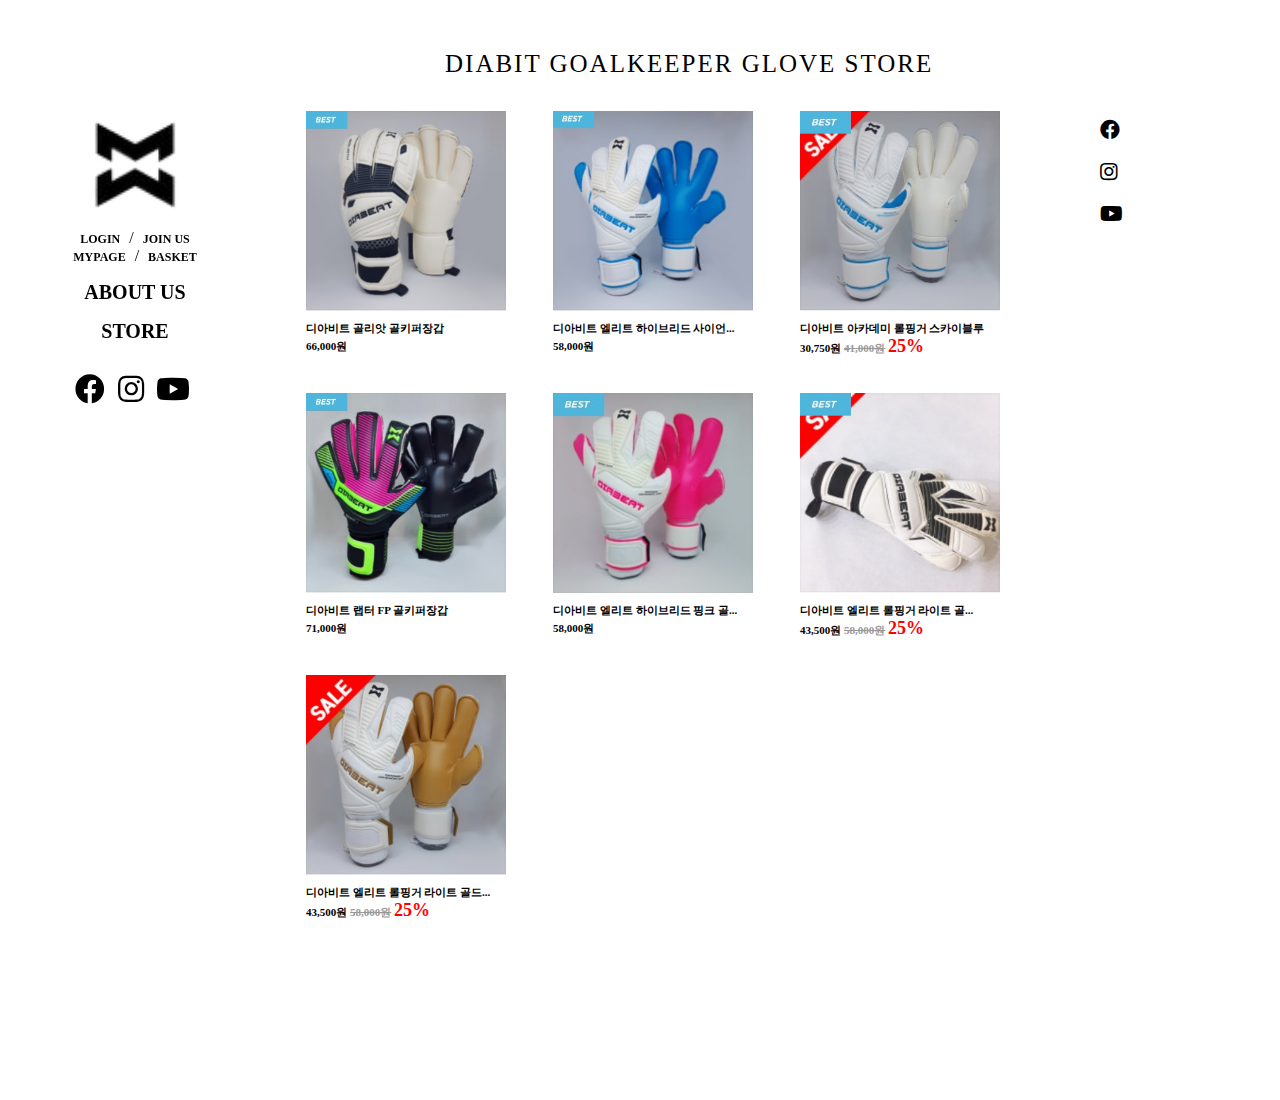
<file: Shopping Mall/shop.html>
<!DOCTYPE html>
<html lang="ko">
<head>
    <meta charset="utf-8">
    <title>SHOP</title>
    <link  href="css/shop.css" rel="stylesheet" type="text/css">
    <link rel="stylesheet" href="https://cdnjs.cloudflare.com/ajax/libs/font-awesome/5.8.2/css/all.min.css" />

    
                
    <!-- 버튼 클릭시 알람창 호출-->
    <script> function login_alt(){ alert('로그인이 불가능한 사이트 입니다.'); } </script>
    <script> function login_MP(){ alert('로그인이 되어있지 않습니다.'); } </script>

</head>

<body>
<div id = wrap>
    <div id = left>
            <div id = left_menu>
                    <div id = left_logo>
                            <a href="index.html"><img src = "img/diabitt.png" width = 120px height= 120px></a>
                    </div>
                    <div id = menu_id>
                        <a id = login href= login.html>LOGIN</a> / <a id = joinus href="joinus.html">JOIN US</a> <br>
                        <a id = mypage href=# onclick="javascript:login_MP()">MYPAGE</a> / <a id = basket href="#" onclick="javascript:login_MP()">BASKET</a> <br>
                    </div>
        
                    <div id = descrip>
                        <p id = aboutus>
                            <a href="#">ABOUT US</a>
                        </p>
                        
                        <p id = shop>
                            <a href="shop.html">STORE</a>
                        </p>
                    </div>
        
                    <div id = fontawesome>
                        <a href = "https://www.facebook.com/diabeatofficial/"><i class="fab fa-facebook"></i></a>
                        <a href = "https://www.instagram.com/diabeat_official/"><i class="fab fa-instagram"></i></a> 
                        <a href = "https://bit.ly/2QEbrzu"><i class="fab fa-youtube"></i></a> 
                        
                    </div>
                    
                </div> <!-- left menu-->    
    
    </div> <!-- left -->

    <div id = mid>

        <div id = Mhead>
            DIABIT GOALKEEPER GLOVE STORE
        </div>

        <div id = jpg>
            <div class = glove>
                <a href="goliat.html">
                    <img src="glove/goliat.jpg" width="200px" height="200px">
                    디아비트 골리앗 골키퍼장갑<br>
                    <span>66,000원</span>
                </a>

            </div>

            <div class = glove>
                <a href="blue.html">
                    <img src="glove/blue.jpg" width="200px" height="200px">
                    디아비트 엘리트 하이브리드 사이언...<br>
                    <span>58,000원</span>
                </a>
            </div>

            <div class = glove>
                <a href="skyblue.html">
                    <img src="glove/skyblue.jpg" width="200px" height="200px">
                    디아비트 아카데미 롤핑거 스카이블루<br>
                    <a>
                        30,750원
                        <a id = price> <strike>41,000원</strike> </a>
                        <a id = per> 25% </a>
                    </a>
                </a>
            </div>    

            <div class = glove>
                <a href="labterFP.html">
                    <img src="glove/labterFP.jpg" width="200px" height="200px">
                    디아비트 랩터 FP 골키퍼장갑<br>
                    <span>71,000원</span>
                </a>
            </div>

            <div class = glove>
                <a href="pink.html">    
                    <img src="glove/pink.jpg" width="200px" height="200px">
                    디아비트 엘리트 하이브리드 핑크 골...<br>
                    <span>58,000원</span>
                </a>
            </div>

            <div class = glove>
                <a href="eletelite.html">
                    <img src="glove/eletelite.jpg" width="200px" height="200px">
                    디아비트 엘리트 롤핑거 라이트 골...<br>
                    <a>
                        43,500원
                        <a id = price> <strike>58,000원</strike> </a>
                        <a id = per> 25% </a>
                    </a>
                </a>
            </div>

            <div class = glove>
                <a href="gold.html">
                    <img src="glove/gold.jpg" width="200px" height="200px">
                    디아비트 엘리트 롤핑거 라이트 골드...
                    <a>
                        43,500원
                        <a id = price> <strike>58,000원</strike> </a>
                        <a id = per> 25% </a>
                    </a>

                </a>
            </div>
        </div>

    </div>

    <div id = right>
            <div id = r_fontawesome>
                    <a href = "https://www.facebook.com/diabeatofficial/"><i class="fab fa-facebook"></i></a>
                    <a href = "https://www.instagram.com/diabeat_official/"><i class="fab fa-instagram"></i></a> 
                    <a href = "https://bit.ly/2QEbrzu"><i class="fab fa-youtube"></i></a> 
                    
                </div>
        
    </div>
    
            
</div>    
</body>
</html>
</file>
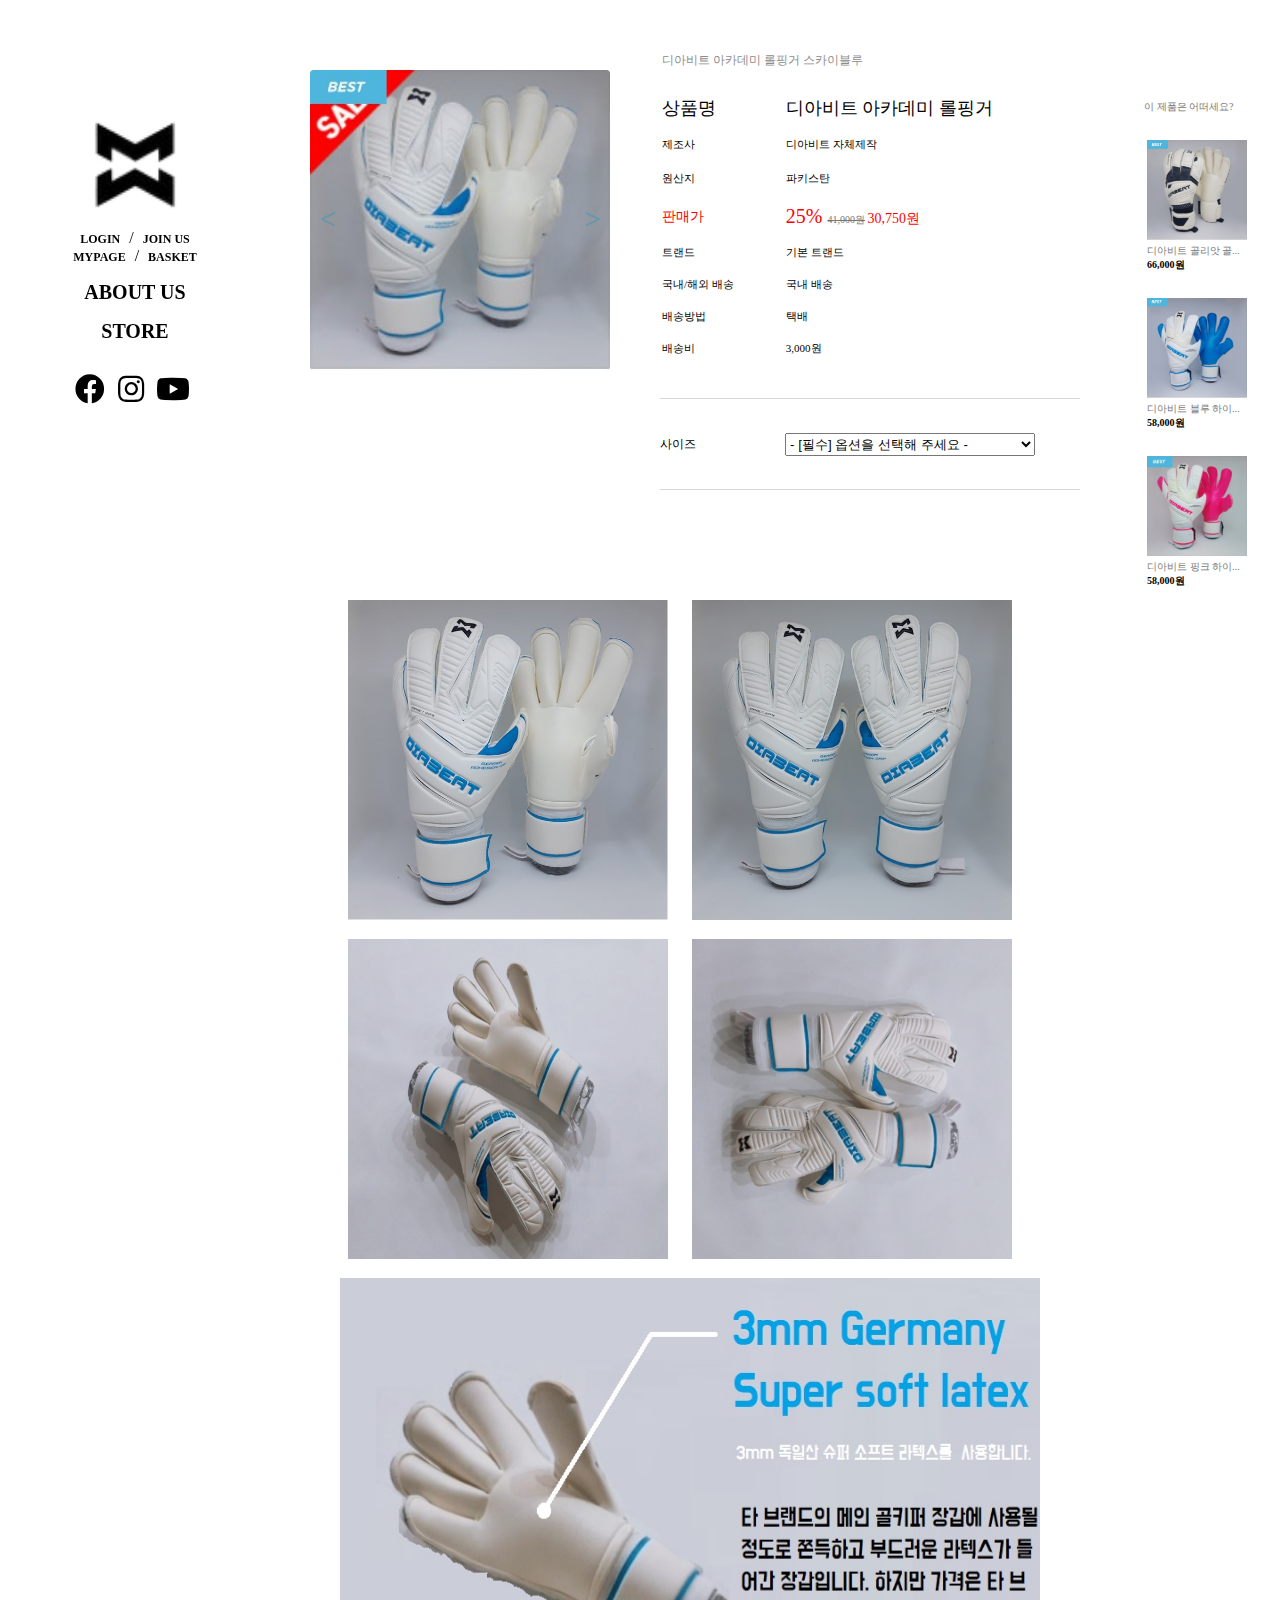
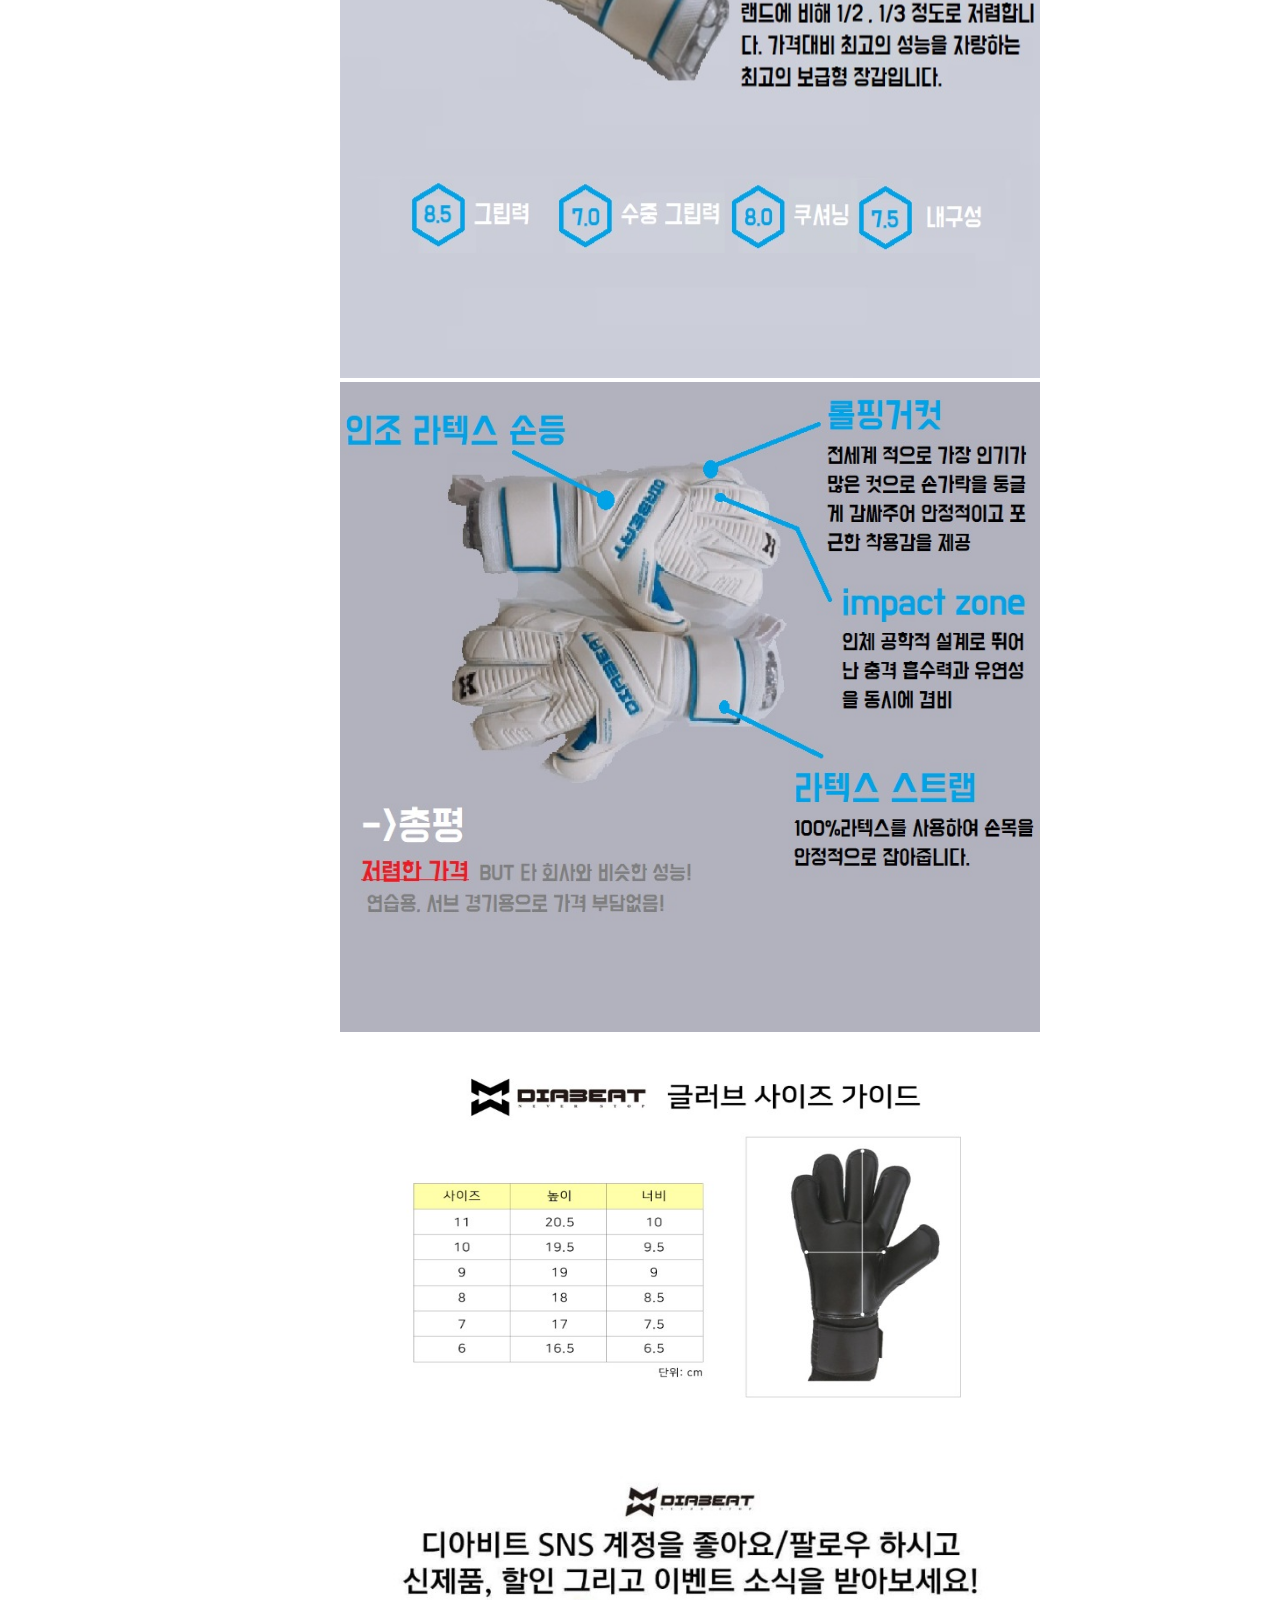
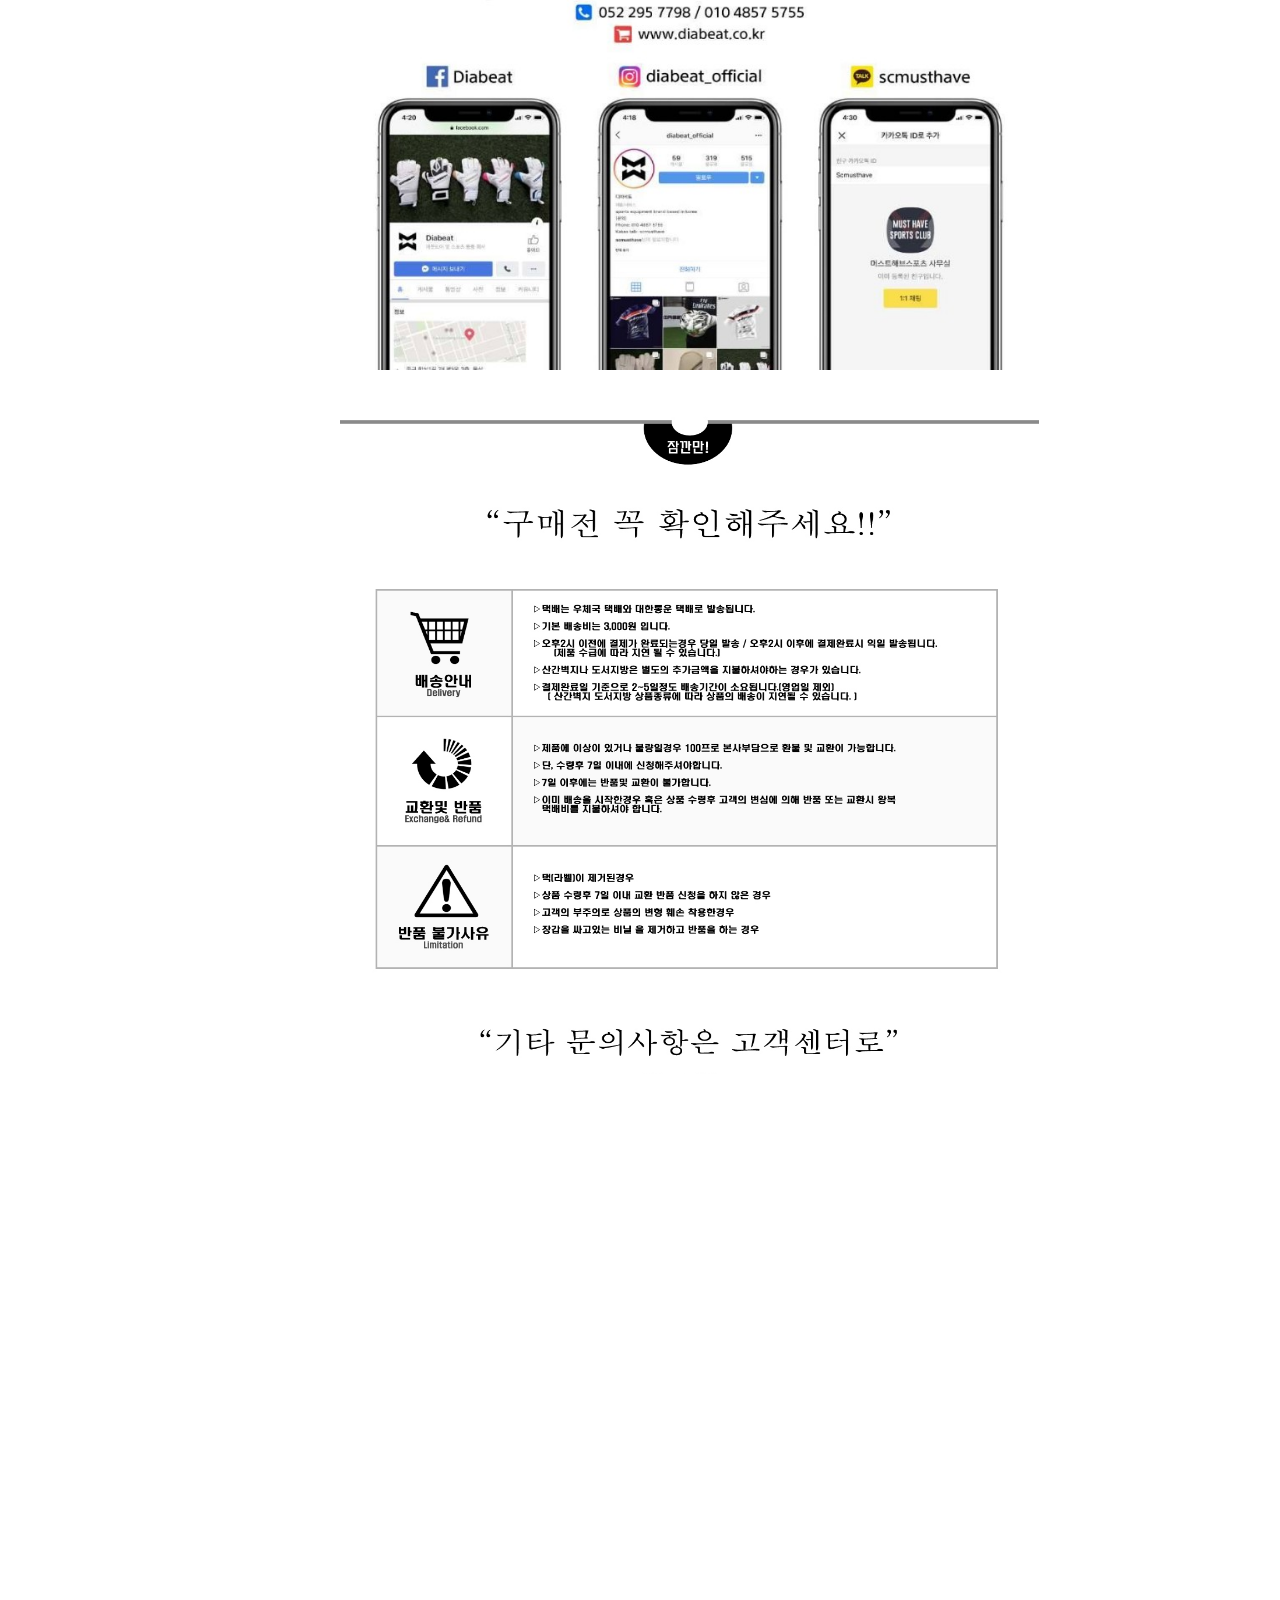
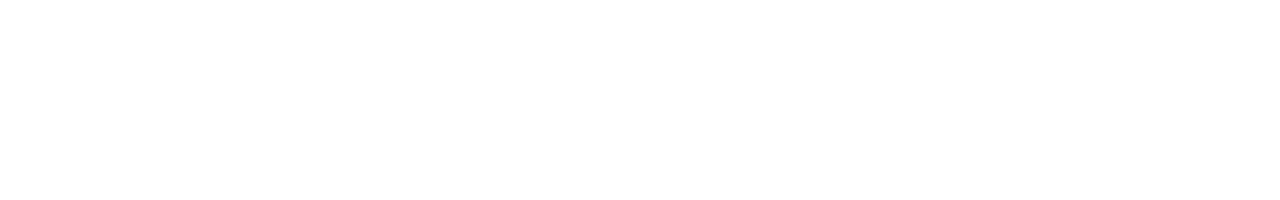
<file: Shopping Mall/skyblue.html>
<!DOCTYPE html>
<html lang = "ko">
<head>
    <meta charset="utf-8">
    <title>디아비트 아카데미 롤핑거 스카이블루 골키퍼장갑</title>
    <link href="css/skyblue.css" rel="stylesheet" type="text/css">
    <link rel="stylesheet" href="https://cdnjs.cloudflare.com/ajax/libs/font-awesome/5.8.2/css/all.min.css" />

    
    <!-- 슬라이딩 사용 -->
    <link href="http://www.jqueryscript.net/css/jquerysctipttop.css" rel="stylesheet" type="text/css">
    <link href="css/basic_slider.css" rel="stylesheet" type="text/css"> 
    <script src="http://ajax.googleapis.com/ajax/libs/jquery/1.11.2/jquery.min.js"></script>
    <script src="js/basic_slider_jquery.js"></script>
    <script src="js/basic_slider_js.js"></script>

            <!-- 스크롤 애니메이션 슬라이딩 -->
            <script type="text/javascript">
                var stmnLEFT = 30; // 오른쪽 여백 
                var stmnGAP1 = 0; // 위쪽 여백 
                var stmnGAP2 = 100; // 스크롤시 브라우저 위쪽과 떨어지는 거리 
                var stmnBASE = 200; // 스크롤 시작위치 
                var stmnActivateSpeed = 20; //스크롤을 인식하는 딜레이 (숫자가 클수록 느리게 인식)
                var stmnScrollSpeed = 20; //스크롤 속도 (클수록 느림)
                var stmnTimer; 
                
                function RefreshStaticMenu() { 
                 var stmnStartPoint, stmnEndPoint; 
                 stmnStartPoint = parseInt(document.getElementById('SIDEMENU').style.top, 10); 
                 stmnEndPoint = Math.max(document.documentElement.scrollTop, document.body.scrollTop) + stmnGAP2; 
                 if (stmnEndPoint < stmnGAP1) stmnEndPoint = stmnGAP1; 
                 if (stmnStartPoint != stmnEndPoint) { 
                  stmnScrollAmount = Math.ceil( Math.abs( stmnEndPoint - stmnStartPoint ) / 15 ); 
                  document.getElementById('SIDEMENU').style.top = parseInt(document.getElementById('SIDEMENU').style.top, 10) + ( ( stmnEndPoint<stmnStartPoint ) ? -stmnScrollAmount : stmnScrollAmount ) + 'px'; 
                  stmnRefreshTimer = stmnScrollSpeed; 
                  }
                 stmnTimer = setTimeout("RefreshStaticMenu();", stmnActivateSpeed); 
                 } 
                function InitializeStaticMenu() {
                 document.getElementById('SIDEMENU').style.right = stmnLEFT + 'px';  //처음에 오른쪽에 위치. 
                 document.getElementById('SIDEMENU').style.top = document.body.scrollTop + stmnBASE + 'px'; 
                 RefreshStaticMenu();
                 }
            </script>    

            
                
    <!-- 버튼 클릭시 알람창 호출-->
    <script> function login_alt(){ alert('로그인이 불가능한 사이트 입니다.'); } </script>
    <script> function login_MP(){ alert('로그인이 되어있지 않습니다.'); } </script>


<head>

<body onload="InitializeStaticMenu();">
<div id = wrap>
    <div id = left>
            <div id = left_menu>
                    <div id = left_logo>
                            <a href="index.html"><img src = "img/diabitt.png" width = 120px height= 120px></a>
                    </div>
                    <div id = menu_id>
                        <a id = login href= login.html>LOGIN</a> / <a id = joinus href="joinus.html">JOIN US</a> <br>
                        <a id = mypage href=# onclick="javascript:login_MP()">MYPAGE</a> / <a id = basket href="#" onclick="javascript:login_MP()">BASKET</a> <br>
                    </div>
        
                    <div id = descrip>
                        <p id = aboutus>
                            <a href="#">ABOUT US</a>
                        </p>
                        
                        <p id = shop>
                            <a href="shop.html">STORE</a>
                        </p>
                    </div>
        
                    <div id = fontawesome>
                        <a href = "https://www.facebook.com/diabeatofficial/"><i class="fab fa-facebook"></i></a>
                        <a href = "https://www.instagram.com/diabeat_official/"><i class="fab fa-instagram"></i></a> 
                        <a href = "https://bit.ly/2QEbrzu"><i class="fab fa-youtube"></i></a> 
                        
                    </div>
                    
                </div> <!-- left menu-->    
    
        
    </div> <!-- left -->

    <div id = mid>
        <div id = mainglove>
            <div id="slider">
                    <a href="#" class="control_next">&gt;</a>
                    <a href="#" class="control_prev">&lt;</a>

                    <ul>
                        <li><a href=#><img src="glove/skyblue.jpg" width="300px" height="300px"></a></li>
                        <li><a href=#><img src="glove/skyblue1.jpg" width="300px" height="300px"></a></li>
                        <li><a href=#><img src="glove/skyblue2.jpg" width="300px" height="300px"></a></li>
                        <li><a href=#><img src="glove/skyblue3.jpg" width="300px" height="300px"></a></li>
                    </ul>  
            
                </div>
        </div>

        <div id = productexp>
            <table border="0">
                <tr >
                    <td id = tabletitle colspan = 2>디아비트 아카데미 롤핑거 스카이블루</td>
                </tr>

                <tr id = prod>
                    <td>상품명</td>
                    <td>디아비트 아카데미 롤핑거</td>
                </tr>
                <tr> <!-- 첫번째 줄 시작-->
                    <td>제조사</td>
                    <td>디아비트 자체제작</td>
                <tr> <!-- 첫번째 줄 시작-->

                <tr> <!-- 첫번째 줄 시작-->
                    <td>원산지</td>
                    <td>파키스탄</td>
                <tr> <!-- 첫번째 줄 시작-->

                <tr id = priceelete> <!-- 첫번째 줄 시작-->                    
                    <td>판매가</td>
                    <td id = pr_sale><span>25% </span><a id = pr> <Strike>41,000원</Strike> </a> 30,750원</td>
                <tr> <!-- 첫번째 줄 시작-->                    
                    <td>트랜드</td>
                    <td>기본 트랜드</td>
                <tr> <!-- 첫번째 줄 시작-->                        
                    <td>국내/해외 배송</td>
                    <td>국내 배송</td>
                <tr> <!-- 첫번째 줄 시작-->      
                    <td>배송방법</td>
                    <td>택배</td>
                <tr id = deli> <!-- 첫번째 줄 시작--> 
                    <td>배송비</td>
                    <td> 3,000원</td>
                </tr><!-- 첫번째 줄 끝-->

            </table>


            <div id = size>
                <div id = num>사이즈</div>

                <div id = index>
                    <select name="selsize">
                        <option value="option"selected="selected">- [필수] 옵션을 선택해 주세요 -</option>
                        <option value="7">7</option>
                        <option value="8" >8</option>
                        <option value="9">9</option>
                        <option value="10">10</option>
                    </select>  
                </div>
                
                         
            </div>
        
        </div>

    
        <div id = footimg>
            <div id = four>
                <img src = "glove/skyblue_1.jpg" width="320px" height="320px">
                <img src = "glove/skyblue1_1.jpg" width="320px" height="320px">
                <img src = "glove/skyblue2_1.jpg" width="320px" height="320px">
                <img src = "glove/skyblue3.jpg" width="320px" height="320px">
            </div>

            <img src = "description/explain_skyblue1.jpg" width="700px" height="700px">
            <img src = "description/explainskyblue.jpg" width="700px" height="650px">
            <!-- 가이드 -->
            <img src = "description/sizeguide.jpg" width="700px" height="430px">
            <img src = "description/sns.jpg" width="700px" height="500px">
            <img src = "description/read.jpg" width="700px" height="700px">
        </div>

        <div id = vie>
                <iframe width="800" height="500" 
                    src="https://www.youtube.com/embed/8AIK72O_evA" 
                    frameborder="0" allow="accelerometer; autoplay; 
                    ncrypted-media; gyroscope; picture-in-picture" allowfullscreen>
                </iframe>
            </div>
    </div>

    <div id = right>
            <div id = SIDEMENU>
                <div id = print class = right_price>
                    이 제품은 어떠세요?
                </div>
    
                <div id = goliat class = site>
                    <a href= "goliat.html">
                        <img src = "glove/goliat.jpg" width="100px" height="100px">
                        <div id = r_price class = right_price>
                            디아비트 골리앗 골...<br>
                            <span class = little_price>66,000원</span>
                        </div>
                
                    </a>
                   
                </div> 
                
                <div id = blue class = site>
                    <a href= "blue.html">
                        <img src = "glove/blue.jpg" width="100px" height="100px">
                        <div id = r_price class = right_price>
                            디아비트 블루 하이...<br>
                            <span class = little_price>58,000원</span>
                        </div>
                    </a>
                    
                </div> 
                
                <div id = pink class = site>
                    <a href= "pink.html">
                        <img src = "glove/pink.jpg" width="100px" height="100px"></img>
                        <div id = r_price class = right_price>
                            디아비트 핑크 하이...<br>
                            <span class = little_price>58,000원</span>
                        </div>
                    </a>
                    
                </div> 
            </div>
    
        </div> <!-- right -->

</div>
</body>
    
</html>
</file>
<file: Shopping Mall/css/blue.css>
body {
    margin: 0;
}

#wrap {
    margin: 0 auto;
    width: 1200px;
    height: 5000px;
}

#right {
    float: left;
    width: 150px;
    height: 5000px;
}


#SIDEMENU { 
    margin : 0px; 
    padding: 0px;  
    position: absolute; 
    right: 0px; 
}

.right_price {
    font-size: 10px;
    color: #777;
    margin-bottom: 20px;
}

.little_price {
    color: black;
    font-weight: bold;
}

.site {
    padding: 6px 3px 0px 3px;
}

.site a {
    text-decoration: none;
}

.site:hover {
    border: 1px dotted #777;
}

#vie {
    margin : 0 auto;
    text-align: center;
    width: 800px;
}


/* ㅡㅡㅡㅡㅡㅡㅡㅡㅡㅡㅡㅡㅡㅡㅡㅡㅡ footer  ㅡㅡㅡㅡㅡㅡㅡㅡㅡㅡㅡ */

#footimg {
    clear: both;
    margin: 0 auto;
    width: 700px;
    height: 3800px;
    
}

#four {
    text-align: center;
    width: 700px;
    
}

#four img {
    padding : 0px 20px 15px 0px;
}

/* ㅡㅡㅡㅡㅡㅡㅡㅡㅡㅡㅡㅡㅡㅡㅡㅡㅡ mid  ㅡㅡㅡㅡㅡㅡㅡㅡㅡㅡㅡ */

#mid {
    float: left;
    width: 800px;
    height: 5000px;
}

#mainglove {
    float: left;
    width: 300px;
    height: 300px;
    padding : 50px 0px 0px 20px;
}

/* ㅡㅡㅡㅡㅡㅡㅡㅡㅡㅡㅡㅡ mid table  ㅡㅡㅡㅡㅡㅡㅡㅡㅡㅡㅡ */

#productexp {
    float: left;
    width: 420px;
    height: 550px;
    padding : 50px 0px 0px 50px;
    font-size : 11px;
}

#productexp td {
    padding: 0px 50px 15px 0px;
}


#tabletitle {
    font-size: 12px;
    color : rgba(140,140,140,1);
    
}

#prod td {
    padding-top: 10px;
    font-size: large;
}

#priceelete {
    color: red;
    font-size: 14px;
}

#deli td {
    padding-bottom: 40px;
}

/* ㅡㅡㅡㅡㅡㅡㅡㅡㅡㅡㅡㅡ mid size input  ㅡㅡㅡㅡㅡㅡㅡㅡㅡㅡㅡ */

#size {
    clear: both;
    border-top: solid 1px rgba(200,200,200,0.7);
    border-bottom: solid 1px rgba(200,200,200,0.7);
    width: 420px;
    height: 90px;
    display: table;
}

#num {
    display: table-cell;
    vertical-align: middle;
    padding : 0px 70px 0px 0px;
    font-size: 12px;
}

#index {
    display: table-cell;
    vertical-align: middle;
}

select {
    height: 23px;
    width: 250px;
}
/* ㅡㅡㅡㅡㅡㅡㅡㅡㅡㅡㅡㅡㅡㅡㅡㅡㅡ left ㅡㅡㅡㅡㅡㅡㅡㅡㅡㅡㅡ */


#left {
    float: left;
    margin: 0 auto;
    width: 250px;
    height: 1000px;
}

#left_menu {
    margin-top: 40px;
    text-align: center;
    position: fixed;
    padding: 15px;
    left: 50px;
    top: 50px;
    width: 140px;
    height: 420px;
    background: rgba(255,255,255,0.4);
    cursor: pointer; /* 화살표 모양으로 바꾸기 */
    opacity: 1;
    transition: .5s;
}

#left_logo {
    text-align: center;
}

#left_menu:hover {
    background: rgba(255,255,255,0.8);
    opacity: 1;
    transition: .7s ease-in;
}

#menu_id a {
    font-size: 12px;
    font-weight: bold;
    text-decoration: none;
    color: black;
    padding : 0px 5px 0px 5px;
    
}

#menu_id a:hover {
    color: orchid;
    opacity: 1;
    transition: .4s ease-in;
}

#descrip {
    margin : 15px 15px 30px 15px;
}

#descrip p a {
    font-size: 20px;
    font-weight: bold;
    text-decoration: none;
    color: black;
    margin-bottom : 0; 
}

#descrip a:hover {
    font-size: 20px large;
    font-weight: bolder;
    color: orchid;
    transition: .4s ease-in;
}

#fontawesome {
    font-size: 30px;
}

#fontawesome a {
    text-decoration: none;
    color : black;
    margin-right: 5px;
}

#fontawesome a:hover {
    color: black;
}
</file>
<file: Shopping Mall/css/basic_slider.css>
#slider {
  position: relative;
  overflow: hidden;
  margin: 20px auto 0 auto;
  border-radius: 4px;
}

#slider ul {
  position: relative;
  margin: 0;
  padding: 0;
  height: 200px;
  list-style: none;
}

#slider ul li {
  position: relative;
  display: block;
  float: left;
  margin: 0;
  padding: 0;
  width: 300px;
  height: 300px;
  background: #ccc;
  text-align: center;
  line-height: 300px;
}

a.control_prev, a.control_next {
  position: absolute;
  top: 40%;
  z-index: 999;
  display: block;
  padding: 4% 3%;
  width: auto;
  height: auto;
  color: #0099cc;
  text-decoration: none;
  font-weight: 600;
  font-size: 30px;
  opacity: 0.3;
  cursor: pointer;
}

a.control_prev:hover, a.control_next:hover {
  opacity: 1;
  -webkit-transition: all 0.2s ease; /* 완전 개발 되진않았으나사용가능한css*/
}

a.control_prev {
  border-radius: 0 2px 2px 0;
}

a.control_next {
  right: 0;
  border-radius: 2px 0 0 2px;
}

.slider_option {
  position: relative;
  margin: 10px auto;
  width: 160px;
  font-size: 18px;
}
</file>
<file: Shopping Mall/css/eletelite.css>
body {
    margin: 0;
}

#wrap {
    margin: 0 auto;
    width: 1200px;
    height: 5300px;
}

#right {
    float: left;
    width: 150px;
    height: 5300px;
}


#SIDEMENU { 
    margin : 0px; 
    padding: 0px;  
    position: absolute; 
    right: 0px; 
}

.right_price {
    font-size: 10px;
    color: #777;
    margin-bottom: 20px;
}

.little_price {
    color: black;
    font-weight: bold;
}

.site {
    padding: 6px 3px 0px 3px;
}

.site a {
    text-decoration: none;
}

.site:hover {
    border: 1px dotted #777;
}

#vie {
    margin : 0 auto;
    text-align: center;
}


/* ㅡㅡㅡㅡㅡㅡㅡㅡㅡㅡㅡㅡㅡㅡㅡㅡㅡ mid  ㅡㅡㅡㅡㅡㅡㅡㅡㅡㅡㅡ */

#footimg {
    clear: both;
    margin: 0 auto;
    width: 700px;
    height: 4000px;
    
}

#four {
    text-align: center;
    width: 700px;
    
}

#four img {
    padding : 0px 20px 15px 0px;
}

/* ㅡㅡㅡㅡㅡㅡㅡㅡㅡㅡㅡㅡㅡㅡㅡㅡㅡ mid  ㅡㅡㅡㅡㅡㅡㅡㅡㅡㅡㅡ */

#mid {
    float: left;
    width: 800px;
    height: 5200px;
}

#mainglove {
    float: left;
    width: 300px;
    height: 300px;
    padding : 50px 0px 0px 20px;
}

/* ㅡㅡㅡㅡㅡㅡㅡㅡㅡㅡㅡㅡ mid table  ㅡㅡㅡㅡㅡㅡㅡㅡㅡㅡㅡ */

#productexp {
    float: left;
    width: 420px;
    height: 550px;
    padding : 50px 0px 0px 50px;
    font-size : 11px;
}

#productexp td {
    padding: 0px 50px 15px 0px;
}


#tabletitle {
    font-size: 12px;
    color : rgba(140,140,140,1);
    
}

#prod td {
    padding-top: 10px;
    font-size: large;
}

#priceelete {
    color: red;
    font-size: 14px;
}

#pr_sale span {
    font-size: 20px;
}

#pr {
    font-size : 10px;
    color: #777777;

}


#deli td {
    padding-bottom: 40px;
}

/* ㅡㅡㅡㅡㅡㅡㅡㅡㅡㅡㅡㅡ mid size input  ㅡㅡㅡㅡㅡㅡㅡㅡㅡㅡㅡ */

#size {
    clear: both;
    border-top: solid 1px rgba(200,200,200,0.7);
    border-bottom: solid 1px rgba(200,200,200,0.7);
    width: 420px;
    height: 90px;
    display: table;
}

#num {
    display: table-cell;
    vertical-align: middle;
    padding : 0px 70px 0px 0px;
    font-size: 12px;
}

#index {
    display: table-cell;
    vertical-align: middle;
}

select {
    height: 23px;
    width: 250px;
}
/* ㅡㅡㅡㅡㅡㅡㅡㅡㅡㅡㅡㅡㅡㅡㅡㅡㅡ left ㅡㅡㅡㅡㅡㅡㅡㅡㅡㅡㅡ */


#left {
    float: left;
    margin: 0 auto;
    width: 250px;
    height: 1000px;
}

#left_menu {
    margin-top: 40px;
    text-align: center;
    position: fixed;
    padding: 15px;
    left: 50px;
    top: 50px;
    width: 140px;
    height: 420px;
    background: rgba(255,255,255,0.4);
    cursor: pointer; /* 화살표 모양으로 바꾸기 */
    opacity: 1;
    transition: .5s;
}

#left_logo {
    text-align: center;
}

#left_menu:hover {
    background: rgba(255,255,255,0.8);
    opacity: 1;
    transition: .7s ease-in;
}

#menu_id a {
    font-size: 12px;
    font-weight: bold;
    text-decoration: none;
    color: black;
    padding : 0px 5px 0px 5px;
    
}

#menu_id a:hover {
    color: orchid;
    opacity: 1;
    transition: .4s ease-in;
}

#descrip {
    margin : 15px 15px 30px 15px;
}

#descrip p a {
    font-size: 20px;
    font-weight: bold;
    text-decoration: none;
    color: black;
    margin-bottom : 0; 
}

#descrip a:hover {
    font-size: 20px large;
    font-weight: bolder;
    color: orchid;
    transition: .4s ease-in;
}

#fontawesome {
    font-size: 30px;
}

#fontawesome a {
    text-decoration: none;
    color : black;
    margin-right: 5px;
}

#fontawesome a:hover {
    color: black;
}
</file>
<file: Shopping Mall/css/gold.css>
body {
    margin: 0;
}

#wrap {
    margin: 0 auto;
    width: 1200px;
    height: 5000px;
}

#right {
    float: left;
    width: 150px;
    height: 5000px;
}


#SIDEMENU { 
    margin : 0px; 
    padding: 0px;  
    position: absolute; 
    right: 0px; 
}

.right_price {
    font-size: 10px;
    color: #777;
    margin-bottom: 20px;
}

.little_price {
    color: black;
    font-weight: bold;
}

.site {
    padding: 6px 3px 0px 3px;
}

.site a {
    text-decoration: none;
}

.site:hover {
    border: 1px dotted #777;
}

#vie {
    margin : 0 auto;
    width: 800px;
    text-align: center;
}


/* ㅡㅡㅡㅡㅡㅡㅡㅡㅡㅡㅡㅡㅡㅡㅡㅡㅡ mid  ㅡㅡㅡㅡㅡㅡㅡㅡㅡㅡㅡ */

#footimg {
    clear: both;
    margin: 0 auto;
    width: 700px;
    height: 3800px;
    
}

#four {
    text-align: center;
    width: 700px;
    
}

#four img {
    padding : 0px 20px 15px 0px;
}

/* ㅡㅡㅡㅡㅡㅡㅡㅡㅡㅡㅡㅡㅡㅡㅡㅡㅡ mid  ㅡㅡㅡㅡㅡㅡㅡㅡㅡㅡㅡ */

#mid {
    float: left;
    width: 800px;
    height: 4900px;
}

#mainglove {
    float: left;
    width: 300px;
    height: 300px;
    padding : 50px 0px 0px 20px;
}

/* ㅡㅡㅡㅡㅡㅡㅡㅡㅡㅡㅡㅡ mid table  ㅡㅡㅡㅡㅡㅡㅡㅡㅡㅡㅡ */

#productexp {
    float: left;
    width: 420px;
    height: 550px;
    padding : 50px 0px 0px 50px;
    font-size : 11px;
}

#productexp td {
    padding: 0px 50px 15px 0px;
}


#tabletitle {
    font-size: 12px;
    color : rgba(140,140,140,1);
    
}

#prod td {
    padding-top: 10px;
    font-size: large;
}

#priceelete {
    color: red;
    font-size: 14px;
}

#pr_sale span {
    font-size: 20px;
}

#pr {
    font-size : 10px;
    color: #777777;
}

#deli td {
    padding-bottom: 40px;
}

/* ㅡㅡㅡㅡㅡㅡㅡㅡㅡㅡㅡㅡ mid size input  ㅡㅡㅡㅡㅡㅡㅡㅡㅡㅡㅡ */

#size {
    clear: both;
    border-top: solid 1px rgba(200,200,200,0.7);
    border-bottom: solid 1px rgba(200,200,200,0.7);
    width: 420px;
    height: 90px;
    display: table;
}

#num {
    display: table-cell;
    vertical-align: middle;
    padding : 0px 70px 0px 0px;
    font-size: 12px;
}

#index {
    display: table-cell;
    vertical-align: middle;
}

select {
    height: 23px;
    width: 250px;
}
/* ㅡㅡㅡㅡㅡㅡㅡㅡㅡㅡㅡㅡㅡㅡㅡㅡㅡ left ㅡㅡㅡㅡㅡㅡㅡㅡㅡㅡㅡ */


#left {
    float: left;
    margin: 0 auto;
    width: 250px;
    height: 1000px;
}
#left_menu {
    margin-top: 40px;
    text-align: center;
    position: fixed;
    padding: 15px;
    left: 50px;
    top: 50px;
    width: 140px;
    height: 420px;
    background: rgba(255,255,255,0.4);
    cursor: pointer; /* 화살표 모양으로 바꾸기 */
    opacity: 1;
    transition: .5s;
}

#left_logo {
    text-align: center;
}

#left_menu:hover {
    background: rgba(255,255,255,0.8);
    opacity: 1;
    transition: .7s ease-in;
}

#menu_id a {
    font-size: 12px;
    font-weight: bold;
    text-decoration: none;
    color: black;
    padding : 0px 5px 0px 5px;
    
}

#menu_id a:hover {
    color: orchid;
    opacity: 1;
    transition: .4s ease-in;
}

#descrip {
    margin : 15px 15px 30px 15px;
}

#descrip p a {
    font-size: 20px;
    font-weight: bold;
    text-decoration: none;
    color: black;
    margin-bottom : 0; 
}

#descrip a:hover {
    font-size: 20px large;
    font-weight: bolder;
    color: orchid;
    transition: .4s ease-in;
}

#fontawesome {
    font-size: 30px;
}

#fontawesome a {
    text-decoration: none;
    color : black;
    margin-right: 5px;
}

#fontawesome a:hover {
    color: black;
}
</file>
<file: Shopping Mall/css/goliat.css>
body {
    margin: 0;
}

#wrap {
    margin: 0 auto;
    width: 1200px;
    height: 4700px;
}

#right {
    float: left;
    width: 150px;
    height:4000px;
    
}

#SIDEMENU { 
    margin : 0px; 
    padding: 0px;  
    position: absolute; 
    right: 0px; 
}

.right_price {
    font-size: 10px;
    color: #777;
    margin-bottom: 20px;
}

.little_price {
    color: black;
    font-weight: bold;
}

.site {
    padding: 6px 3px 0px 3px;
}

.site a {
    text-decoration: none;
}

.site:hover {
    border: 1px dotted #777;
}


/* ㅡㅡㅡㅡㅡㅡㅡㅡㅡㅡㅡㅡㅡㅡㅡㅡㅡ mid  ㅡㅡㅡㅡㅡㅡㅡㅡㅡㅡㅡ */

#footimg {
    clear: both;
    margin: 0 auto;
    width: 700px;
    height: 3500px;
}

#four {
    margin : 0 auto;
    text-align: center;
    width: 700px;
    
}

#four img {
    padding : 0px 20px 15px 0px;
}

#vie { /* viedo? 비디오 */
    margin-top: 50px;
    text-align: center;
    margin : 0 auto;
    width: 800px;

}


/* ㅡㅡㅡㅡㅡㅡㅡㅡㅡㅡㅡㅡㅡㅡㅡㅡㅡ mid  ㅡㅡㅡㅡㅡㅡㅡㅡㅡㅡㅡ */

#mid {
    float: left;
    width: 800px;
    height: 4600px;
}

#mainglove {
    float: left;
    width: 300px;
    height: 300px;
    padding : 50px 0px 0px 20px;
}

/* ㅡㅡㅡㅡㅡㅡㅡㅡㅡㅡㅡㅡ mid table  ㅡㅡㅡㅡㅡㅡㅡㅡㅡㅡㅡ */

#productexp {
    float: left;
    width: 420px;
    height: 550px;
    padding : 50px 0px 0px 50px;
    font-size : 11px;
}

#productexp td {
    padding: 0px 50px 15px 0px;
}


#tabletitle {
    font-size: 12px;
    color : rgba(140,140,140,1);
    
}

#prod td {
    padding-top: 10px;
    font-size: large;
}

#priceelete {
    color: red;
    font-size: 14px;
}

#deli td {
    padding-bottom: 40px;
}

/* ㅡㅡㅡㅡㅡㅡㅡㅡㅡㅡㅡㅡ mid size input  ㅡㅡㅡㅡㅡㅡㅡㅡㅡㅡㅡ */

#size {
    clear: both;
    border-top: solid 1px rgba(200,200,200,0.7);
    border-bottom: solid 1px rgba(200,200,200,0.7);
    width: 420px;
    height: 90px;
    display: table;
}

#num {
    display: table-cell;
    vertical-align: middle;
    padding : 0px 70px 0px 0px;
    font-size: 12px;
}

#index {
    display: table-cell;
    vertical-align: middle;
}

select {
    height: 23px;
    width: 250px;
}
/* ㅡㅡㅡㅡㅡㅡㅡㅡㅡㅡㅡㅡㅡㅡㅡㅡㅡ left ㅡㅡㅡㅡㅡㅡㅡㅡㅡㅡㅡ */


#left {
    float: left;
    margin: 0 auto;
    width: 250px;
    height: 1000px;
}

#left_menu {
    margin-top: 40px;
    text-align: center;
    position: fixed;
    padding: 15px;
    left: 50px;
    top: 50px;
    width: 140px;
    height: 420px;
    background: rgba(255,255,255,0.4);
    cursor: pointer; /* 화살표 모양으로 바꾸기 */
    opacity: 1;
    transition: .5s;
}

#left_logo {
    text-align: center;
}

#left_menu:hover {
    background: rgba(255,255,255,0.8);
    opacity: 1;
    transition: .7s ease-in;
}

#menu_id a {
    font-size: 12px;
    font-weight: bold;
    text-decoration: none;
    color: black;
    padding : 0px 5px 0px 5px;
    
}

#menu_id a:hover {
    color: orchid;
    opacity: 1;
    transition: .4s ease-in;
}

#descrip {
    margin : 15px 15px 30px 15px;
}

#descrip p a {
    font-size: 20px;
    font-weight: bold;
    text-decoration: none;
    color: black;
    margin-bottom : 0; 
}

#descrip a:hover {
    font-size: 20px large;
    font-weight: bolder;
    color: orchid;
    transition: .4s ease-in;
}

#fontawesome {
    font-size: 30px;
}

#fontawesome a {
    text-decoration: none;
    color : black;
    margin-right: 5px;
}

#fontawesome a:hover {
    color: black;
}
</file>
<file: Shopping Mall/css/joinus.css>
body {
    margin : 0;
}

#wrap {
    margin: 0 auto;
    width : 1200px;
    height: 1000px;
}

/* ㅡㅡㅡㅡㅡㅡㅡㅡㅡㅡㅡㅡㅡㅡ mid ㅡㅡㅡㅡㅡㅡㅡㅡㅡㅡㅡㅡㅡㅡㅡ */

#mid {
    float: left;
    width: 800px;
    height: 1000px;
}

#title {
    margin-top: 80px;
    width: 800px;
    height: 140px;
    
}

#join {
    letter-spacing: 10px;
    text-align: center;
    margin-bottom: 30px;
    
}

#table {
    width: 800px;
    height: 40px;
    border: 1px solid #999;
    border-top: 2px solid black;
    display: table;

    
}

#ta_left {
    width: 50px;
    height: 30px;
    font-size: 13px;
    padding-left: 30px;
    display: table-cell;
    vertical-align: middle;
}

#ta_right {
    font-size: 13px;
    width : 200px;
    height: 30px;

    display: table-cell;
    vertical-align: middle;
}

.red {
    padding-left: 4px;
    font-size: 15px;
    color: red;
}

#basic_info {
    width: 800px;
    height: 600px;
}

#info_header {
    width: 800px;
    height: 25px;
    font-size: 12px;
    margin-bottom: 0;
}

#header_left {
    font-size: 15px;
    font-weight: bold;
    float: left;
}

#header_right {
    float: right;
}

/* ㅡㅡㅡㅡㅡㅡㅡㅡㅡ mid info 기본정보  ㅡㅡㅡㅡㅡㅡㅡㅡㅡㅡ */

#info_mid {
    width : 800px;
    height: 549px;
    border: 1px solid #999;
    border-bottom: 2px solid black;
}

.long_rct {
    width: 800px;
    height: 60px;
    border-bottom: 1px solid #999;
}

.Rct {
    float: left;
    width: 200px;
    height: 20px;
    padding : 15px 0px 15px 0px;    
}

.left_class {
    width: 200px;
    height: 20px;
}

.R_rct {
    font-size: 13px;
    padding : 15px 0px 15px 30px;
    float: left;
    width: 550px;
    height: 20px;
}

.R_rct select {
    height: 22px;
}

.R_rct input {
    border : 2px black solid;
}

.left_class {
    padding-left: 30px;
    width: 150px;
    font-size: 13px;
}

.right_class {
    width: 300px;
    height: 20px;
}

/* 가입버튼 */ 

#base_footer {
    margin: 0 auto;
    padding-top: 10px;
    text-align: center;
    width: 100px;
    height: 35px;
    background-color: black;
    color: white;
    border: 2px solid black;
}

#base_footer:hover {
    opacity: 0.5;
    transition: 0.5s;
    background-color: white;
    color: black;
    border: 2px solid black;

}


/* ㅡㅡㅡㅡㅡㅡㅡㅡㅡㅡㅡㅡㅡㅡ right ㅡㅡㅡㅡㅡㅡㅡㅡㅡㅡㅡㅡㅡㅡㅡ */


#right {
    float: left;
    width: 150px;
    height: 1000px;
}

/* ㅡㅡㅡㅡㅡㅡㅡㅡㅡㅡㅡㅡㅡㅡ left ㅡㅡㅡㅡㅡㅡㅡㅡㅡㅡㅡㅡㅡㅡㅡ */

#left {
    float: left;
    margin: 0 auto;
    width: 250px;
    height: 1000px;
}

#left_menu {
    margin-top: 40px;
    text-align: center;
    position: fixed;
    padding: 15px;
    left: 50px;
    top: 50px;
    width: 140px;
    height: 420px;
    background: rgba(255,255,255,0.4);
    cursor: pointer; /* 화살표 모양으로 바꾸기 */
    opacity: 1;
    transition: .5s;
}

#left_logo {
    text-align: center;
}

#left_menu:hover {
    background: rgba(255,255,255,0.8);
    opacity: 1;
    transition: .7s ease-in;
}

#menu_id a {
    font-size: 12px;
    font-weight: bold;
    text-decoration: none;
    color: black;
    padding : 0px 5px 0px 5px;
    
}

#menu_id a:hover {
    color: orchid;
    opacity: 1;
    transition: .4s ease-in;
}

#descrip {
    margin : 15px 15px 30px 15px;
}

#descrip p a {
    font-size: 20px;
    font-weight: bold;
    text-decoration: none;
    color: black;
    margin-bottom : 0; 
}

#descrip a:hover {
    font-size: 20px large;
    font-weight: bolder;
    color: orchid;
    transition: .4s ease-in;
}

#fontawesome {
    font-size: 30px;
}

#fontawesome a {
    text-decoration: none;
    color : black;
    margin-right: 5px;
}

#fontawesome a:hover {
    color: black;
}
</file>
<file: Shopping Mall/css/labterFP.css>
body {
    margin: 0;
}

#wrap {
    margin: 0 auto;
    width: 1200px;
    height: 5000px;
}

#right {
    float: left;
    width: 150px;
    height: 5000px;
}


#SIDEMENU { 
    margin : 0px; 
    padding: 0px;  
    position: absolute; 
    right: 0px; 
}

.right_price {
    font-size: 10px;
    color: #777;
    margin-bottom: 20px;
}

.little_price {
    color: black;
    font-weight: bold;
}

.site {
    padding: 6px 3px 0px 3px;
}

.site a {
    text-decoration: none;
}

.site:hover {
    border: 1px dotted #777;
}

#vie {
    width: 800px;
    margin : 0 auto;
    text-align: center;
}


/* ㅡㅡㅡㅡㅡㅡㅡㅡㅡㅡㅡㅡㅡㅡㅡㅡㅡ mid  ㅡㅡㅡㅡㅡㅡㅡㅡㅡㅡㅡ */

#footimg {
    clear: both;
    margin: 0 auto;
    width: 700px;
    height: 3800px;
    
}

#four {
    text-align: center;
    width: 700px;
    
}

#four img {
    padding : 0px 20px 15px 0px;
}

/* ㅡㅡㅡㅡㅡㅡㅡㅡㅡㅡㅡㅡㅡㅡㅡㅡㅡ mid  ㅡㅡㅡㅡㅡㅡㅡㅡㅡㅡㅡ */

#mid {
    float: left;
    width: 800px;
    height: 5000px;
}

#mainglove {
    float: left;
    width: 300px;
    height: 300px;
    padding : 50px 0px 0px 20px;
}

/* ㅡㅡㅡㅡㅡㅡㅡㅡㅡㅡㅡㅡ mid table  ㅡㅡㅡㅡㅡㅡㅡㅡㅡㅡㅡ */

#productexp {
    float: left;
    width: 420px;
    height: 550px;
    padding : 50px 0px 0px 50px;
    font-size : 11px;
}

#productexp td {
    padding: 0px 50px 15px 0px;
}


#tabletitle {
    font-size: 12px;
    color : rgba(140,140,140,1);
    
}

#prod td {
    padding-top: 10px;
    font-size: large;
}

#priceelete {
    color: red;
    font-size: 14px;
}

#deli td {
    padding-bottom: 40px;
}

/* ㅡㅡㅡㅡㅡㅡㅡㅡㅡㅡㅡㅡ mid size input  ㅡㅡㅡㅡㅡㅡㅡㅡㅡㅡㅡ */

#size {
    clear: both;
    border-top: solid 1px rgba(200,200,200,0.7);
    border-bottom: solid 1px rgba(200,200,200,0.7);
    width: 420px;
    height: 90px;
    display: table;
}

#num {
    display: table-cell;
    vertical-align: middle;
    padding : 0px 70px 0px 0px;
    font-size: 12px;
}

#index {
    display: table-cell;
    vertical-align: middle;
}

select {
    height: 23px;
    width: 250px;
}
/* ㅡㅡㅡㅡㅡㅡㅡㅡㅡㅡㅡㅡㅡㅡㅡㅡㅡ left ㅡㅡㅡㅡㅡㅡㅡㅡㅡㅡㅡ */


#left {
    float: left;
    margin: 0 auto;
    width: 250px;
    height: 1000px;
}

#left_menu {
    margin-top: 40px;
    text-align: center;
    position: fixed;
    padding: 15px;
    left: 50px;
    top: 50px;
    width: 140px;
    height: 420px;
    background: rgba(255,255,255,0.4);
    cursor: pointer; /* 화살표 모양으로 바꾸기 */
    opacity: 1;
    transition: .5s;
}

#left_logo {
    text-align: center;
}

#left_menu:hover {
    background: rgba(255,255,255,0.8);
    opacity: 1;
    transition: .7s ease-in;
}

#menu_id a {
    font-size: 12px;
    font-weight: bold;
    text-decoration: none;
    color: black;
    padding : 0px 5px 0px 5px;
    
}

#menu_id a:hover {
    color: orchid;
    opacity: 1;
    transition: .4s ease-in;
}

#descrip {
    margin : 15px 15px 30px 15px;
}

#descrip p a {
    font-size: 20px;
    font-weight: bold;
    text-decoration: none;
    color: black;
    margin-bottom : 0; 
}

#descrip a:hover {
    font-size: 20px large;
    font-weight: bolder;
    color: orchid;
    transition: .4s ease-in;
}

#fontawesome {
    font-size: 30px;
}

#fontawesome a {
    text-decoration: none;
    color : black;
    margin-right: 5px;
}

#fontawesome a:hover {
    color: black;
}
</file>
<file: Shopping Mall/css/login.css>
body {
    margin: 0 auto;
}

/*ㅡㅡㅡㅡㅡㅡㅡㅡㅡㅡlogin form ㅡㅡㅡㅡㅡㅡㅡㅡㅡㅡㅡㅡㅡㅡ */

#loginform {
    border-top: 3px solid black;
    border-left : 3px solid #EEE;
    border-bottom : 3px solid #EEE;
    border-right : 3px solid #EEE;

    margin: 50px auto;
    width: 500px;
    height: 500px;
}

#loginpage {
    font-size: 12px;
    font-style: italic;
    letter-spacing: 0.5px;
    color: #999;

    width: 300px;
    height: 150px;
    margin : 60px auto -120px auto; 
    
}

/*ㅡㅡㅡㅡㅡㅡㅡㅡㅡㅡ input ㅡㅡㅡㅡㅡㅡㅡㅡㅡㅡㅡㅡㅡㅡ */

#inputt {
    border-top: 3px solid #EEE;
    font-size: 10px;
    margin: 0 auto;
    width: 300px;
    height: 150px;
    padding-top: 30px;
}

#ID {
    border: solid #EEE 1px;
    width : 290px;
    height: 40px;
    margin-bottom: 5px;
    padding : 19px 0 0 10px;
}

#ID span {
    margin-right: 70px;
}

#ID label {
    padding-left: 10px;
}

#ID label input{
    border: 0;
}

#password {
    width : 300px;
    height: 50px;
    border: solid #EEE 1px;
    width : 290px;
    height: 40px;
    margin-bottom: 20px;
    padding : 19px 0 0 10px;
}

#password span {
    margin-right: 25px;
}

#password label {
    padding-left: 10px;
}

#pass{
    border: 0;
}

/*ㅡㅡㅡㅡㅡㅡㅡㅡㅡㅡ put login ㅡㅡㅡㅡㅡㅡㅡㅡㅡㅡㅡㅡㅡㅡ */

#putlogin {
    cursor: pointer;
    width: 300px;
    height: 37px;
    background-color: black;
    margin: 0 auto;
    padding-top : 15px;
    text-align: center;
    color : white;
    letter-spacing: 5px;
    font-size: 15px;
    font-weight: bold;
    margin-bottom: 20px;
    border : 2px solid black;
    opacity: 1;
    transition: .5s;
}

#putlogin:hover{
    width: 300px;
    height: 37px;
    background-color: white;
    color: black;
    border : 2px solid black;

    opacity: 1;
    transition: .7s ease-in;
}


/*ㅡㅡㅡㅡㅡㅡㅡㅡㅡㅡ put login ㅡㅡㅡㅡㅡㅡㅡㅡㅡㅡㅡㅡㅡㅡ */

#inputjoinus {
    font-size: 15px;
    text-align: center;
    margin : 0 auto;
    background-color: #999;
    width : 300px;
    height: 37px;
    padding-top : 15px;
    letter-spacing: 4px;
    font-weight: bold;
    cursor: pointer;
    border: 2px solid #999;
    opacity: 1;
    transition: .5s;
}

#inputjoinus:hover {
    background-color: white;
    border: 2px solid #999;
    opacity: 1;
    transition: .5s ease-in;
}

/*ㅡㅡㅡㅡㅡㅡㅡㅡㅡㅡleft menuㅡㅡㅡㅡㅡㅡㅡㅡㅡㅡㅡㅡㅡㅡ */
#left_menu {
    margin-top: 40px;
    text-align: center;
    position: fixed;
    padding: 15px;
    left: 50px;
    top: 50px;
    width: 140px;
    height: 420px;
    background: rgba(255,255,255,0.4);
    cursor: pointer; /* 화살표 모양으로 바꾸기 */
    opacity: 1;
    transition: .5s;
}

#left_logo {
    text-align: center;
}

#left_menu:hover {
    background: rgba(255,255,255,0.8);
    opacity: 1;
    transition: .7s ease-in;
}

#menu_id a {
    font-size: 12px;
    font-weight: bold;
    text-decoration: none;
    color: black;
    padding : 0px 5px 0px 5px;
    
}

#menu_id a:hover {
    color: orchid;
    opacity: 1;
    transition: .4s ease-in;
}

#descrip {
    margin : 15px 15px 30px 15px;
}

#descrip p a {
    font-size: 20px;
    font-weight: bold;
    text-decoration: none;
    color: black;
    margin-bottom : 0; 
}

#descrip a:hover {
    font-size: 20px large;
    font-weight: bolder;
    color: orchid;
    transition: .4s ease-in;
}

#fontawesome {
    font-size: 30px;
}

#fontawesome a {
    text-decoration: none;
    color : black;
    margin-right: 5px;
}

#fontawesome a:hover {
    color: black;
}
</file>
<file: Shopping Mall/css/pink.css>
body {
    margin: 0;
}

#wrap {
    margin: 0 auto;
    width: 1200px;
    height: 5000px;
}

#right {
    float: left;
    width: 150px;
    height: 5000px;
}


#SIDEMENU { 
    margin : 0px; 
    padding: 0px;  
    position: absolute; 
    right: 0px; 
}

.right_price {
    font-size: 10px;
    color: #777;
    margin-bottom: 20px;
}

.little_price {
    color: black;
    font-weight: bold;
}

.site {
    padding: 6px 3px 0px 3px;
}

.site a {
    text-decoration: none;
}

.site:hover {
    border: 1px dotted #777;
}

#vie {
    margin : 0 auto;
    width: 800px;
    text-align: center;

}


/* ㅡㅡㅡㅡㅡㅡㅡㅡㅡㅡㅡㅡㅡㅡㅡㅡㅡ mid  ㅡㅡㅡㅡㅡㅡㅡㅡㅡㅡㅡ */

#footimg {
    clear: both;
    margin: 0 auto;
    width: 700px;
    height: 3800px;
    
}

#four {
    text-align: center;
    width: 700px;
    
}

#four img {
    padding : 0px 20px 15px 0px;
}

/* ㅡㅡㅡㅡㅡㅡㅡㅡㅡㅡㅡㅡㅡㅡㅡㅡㅡ mid  ㅡㅡㅡㅡㅡㅡㅡㅡㅡㅡㅡ */

#mid {
    float: left;
    width: 800px;
    height: 4900px;
}

#mainglove {
    float: left;
    width: 300px;
    height: 300px;
    padding : 50px 0px 0px 20px;
}

/* ㅡㅡㅡㅡㅡㅡㅡㅡㅡㅡㅡㅡ mid table  ㅡㅡㅡㅡㅡㅡㅡㅡㅡㅡㅡ */

#productexp {
    float: left;
    width: 420px;
    height: 550px;
    padding : 50px 0px 0px 50px;
    font-size : 11px;
}

#productexp td {
    padding: 0px 50px 15px 0px;
}


#tabletitle {
    font-size: 12px;
    color : rgba(140,140,140,1);
    
}

#prod td {
    padding-top: 10px;
    font-size: large;
}

#priceelete {
    color: red;
    font-size: 14px;
}

#deli td {
    padding-bottom: 40px;
}

/* ㅡㅡㅡㅡㅡㅡㅡㅡㅡㅡㅡㅡ mid size input  ㅡㅡㅡㅡㅡㅡㅡㅡㅡㅡㅡ */

#size {
    clear: both;
    border-top: solid 1px rgba(200,200,200,0.7);
    border-bottom: solid 1px rgba(200,200,200,0.7);
    width: 420px;
    height: 90px;
    display: table;
}

#num {
    display: table-cell;
    vertical-align: middle;
    padding : 0px 70px 0px 0px;
    font-size: 12px;
}

#index {
    display: table-cell;
    vertical-align: middle;
}

select {
    height: 23px;
    width: 250px;
}
/* ㅡㅡㅡㅡㅡㅡㅡㅡㅡㅡㅡㅡㅡㅡㅡㅡㅡ left ㅡㅡㅡㅡㅡㅡㅡㅡㅡㅡㅡ */


#left {
    float: left;
    margin: 0 auto;
    width: 250px;
    height: 1000px;
}

#left_menu {
    margin-top: 40px;
    text-align: center;
    position: fixed;
    padding: 15px;
    left: 50px;
    top: 50px;
    width: 140px;
    height: 420px;
    background: rgba(255,255,255,0.4);
    cursor: pointer; /* 화살표 모양으로 바꾸기 */
    opacity: 1;
    transition: .5s;
}

#left_logo {
    text-align: center;
}

#left_menu:hover {
    background: rgba(255,255,255,0.8);
    opacity: 1;
    transition: .7s ease-in;
}

#menu_id a {
    font-size: 12px;
    font-weight: bold;
    text-decoration: none;
    color: black;
    padding : 0px 5px 0px 5px;
    
}

#menu_id a:hover {
    color: orchid;
    opacity: 1;
    transition: .4s ease-in;
}

#descrip {
    margin : 15px 15px 30px 15px;
}

#descrip p a {
    font-size: 20px;
    font-weight: bold;
    text-decoration: none;
    color: black;
    margin-bottom : 0; 
}

#descrip a:hover {
    font-size: 20px large;
    font-weight: bolder;
    color: orchid;
    transition: .4s ease-in;
}

#fontawesome {
    font-size: 30px;
}

#fontawesome a {
    text-decoration: none;
    color : black;
    margin-right: 5px;
}

#fontawesome a:hover {
    color: black;
}
</file>
<file: Shopping Mall/css/skyblue.css>
body {
    margin: 0;
}

#wrap {
    margin: 0 auto;
    width: 1200px;
    height: 5000px;
}

#right {
    float: left;
    width: 150px;
    height: 5000px;
}


#SIDEMENU { 
    margin : 0px; 
    padding: 0px;  
    position: absolute; 
    right: 0px; 
}

.right_price {
    font-size: 10px;
    color: #777;
    margin-bottom: 20px;
}

.little_price {
    color: black;
    font-weight: bold;
}

.site {
    padding: 6px 3px 0px 3px;
}

.site a {
    text-decoration: none;
}

.site:hover {
    border: 1px dotted #777;
}

#vie {
    width: 800px;
    text-align: center;
}


/* ㅡㅡㅡㅡㅡㅡㅡㅡㅡㅡㅡㅡㅡㅡㅡㅡㅡ mid  ㅡㅡㅡㅡㅡㅡㅡㅡㅡㅡㅡ */

#footimg {
    clear: both;
    margin: 0 auto;
    width: 700px;
    height: 3700px;
    
}

#four {
    text-align: center;
    width: 700px;
    
}

#four img {
    padding : 0px 20px 15px 0px;
}

/* ㅡㅡㅡㅡㅡㅡㅡㅡㅡㅡㅡㅡㅡㅡㅡㅡㅡ mid  ㅡㅡㅡㅡㅡㅡㅡㅡㅡㅡㅡ */

#mid {
    float: left;
    width: 800px;
    height: 4900px;
}

#mainglove {
    float: left;
    width: 300px;
    height: 300px;
    padding : 50px 0px 0px 20px;
}

/* ㅡㅡㅡㅡㅡㅡㅡㅡㅡㅡㅡㅡ mid table  ㅡㅡㅡㅡㅡㅡㅡㅡㅡㅡㅡ */

#productexp {
    float: left;
    width: 420px;
    height: 550px;
    padding : 50px 0px 0px 50px;
    font-size : 11px;
}

#productexp td {
    padding: 0px 50px 15px 0px;
}


#tabletitle {
    font-size: 12px;
    color : rgba(140,140,140,1);
    
}

#prod td {
    padding-top: 10px;
    font-size: large;
}

#priceelete {
    color: red;
    font-size: 14px;
}

#pr_sale span {
    font-size: 20px;
}

#pr {
    font-size : 10px;
    color: #777777;
}


#deli td {
    padding-bottom: 40px;
}

/* ㅡㅡㅡㅡㅡㅡㅡㅡㅡㅡㅡㅡ mid size input  ㅡㅡㅡㅡㅡㅡㅡㅡㅡㅡㅡ */

#size {
    clear: both;
    border-top: solid 1px rgba(200,200,200,0.7);
    border-bottom: solid 1px rgba(200,200,200,0.7);
    width: 420px;
    height: 90px;
    display: table;
}

#num {
    display: table-cell;
    vertical-align: middle;
    padding : 0px 70px 0px 0px;
    font-size: 12px;
}

#index {
    display: table-cell;
    vertical-align: middle;
}

select {
    height: 23px;
    width: 250px;
}
/* ㅡㅡㅡㅡㅡㅡㅡㅡㅡㅡㅡㅡㅡㅡㅡㅡㅡ left ㅡㅡㅡㅡㅡㅡㅡㅡㅡㅡㅡ */


#left {
    float: left;
    margin: 0 auto;
    width: 250px;
    height: 1000px;
}

#left_menu {
    margin-top: 40px;
    text-align: center;
    position: fixed;
    padding: 15px;
    left: 50px;
    top: 50px;
    width: 140px;
    height: 420px;
    background: rgba(255,255,255,0.4);
    cursor: pointer; /* 화살표 모양으로 바꾸기 */
    opacity: 1;
    transition: .5s;
}

#left_logo {
    text-align: center;
}

#left_menu:hover {
    background: rgba(255,255,255,0.8);
    opacity: 1;
    transition: .7s ease-in;
}

#menu_id a {
    font-size: 12px;
    font-weight: bold;
    text-decoration: none;
    color: black;
    padding : 0px 5px 0px 5px;
    
}

#menu_id a:hover {
    color: orchid;
    opacity: 1;
    transition: .4s ease-in;
}

#descrip {
    margin : 15px 15px 30px 15px;
}

#descrip p a {
    font-size: 20px;
    font-weight: bold;
    text-decoration: none;
    color: black;
    margin-bottom : 0; 
}

#descrip a:hover {
    font-size: 20px large;
    font-weight: bolder;
    color: orchid;
    transition: .4s ease-in;
}

#fontawesome {
    font-size: 30px;
}

#fontawesome a {
    text-decoration: none;
    color : black;
    margin-right: 5px;
}

#fontawesome a:hover {
    color: black;
}
</file>
<file: Shopping Mall/css/shop.css>
body {
    margin : 0;
}

#wrap {
    margin: 0 auto;
    width: 1200px;
    height: 1100px;
}

#right {
    float: left;
    width: 150px;
    height: 1000px; 
}

#r_fontawesome {
    width: 20px;
    height: 150px;
    font-size: 20px;
    padding: 100px 20px 0px 10px;
}

#r_fontawesome a {
    text-decoration: none;
    color: black;
}

#r_fontawesome i {
    padding-top: 20px;
}

#mid {
    float: left;
    width: 800px;
    height: 1000px;

}

#Mhead {
    margin: 0 auto;
    text-align: left;
    padding: 50px 0px 10px 130px;
    width: 620px;
    height: 50px;
    letter-spacing: 2px;
    font-size: 25px;
}   

#jpg {
    width: 800px;
    height: 900px;
    margin: 0 auto;
}

.glove {
    width: 200px;
    height: 200px;
    margin: 0px 30px 80px 15px;
    float: left;
    border: 1.5px solid white;
    opacity: 1;
    transition: .5s;

}

.glove a {
    text-decoration: none;
    color: black;
    font-size: 11px;
    font-weight: bold;
}

.glove:hover {
    opacity: 0.7;
    width: 200px;
    height: 200px;
    
}

.glove img {
    margin-bottom: 3px;
}

#price {
    color: #999;
}

#per {
    color : red;
    font-size: large;
}

/* ㅡㅡㅡㅡㅡㅡㅡㅡㅡㅡㅡㅡㅡㅡㅡㅡㅡ left menu ㅡㅡㅡㅡㅡㅡㅡㅡㅡㅡ */

#left {
    float: left;
    margin: 0 auto;
    width: 250px;
    height: 1000px;
}

#left_menu {
    margin-top: 40px;
    text-align: center;
    position: fixed;
    padding: 15px;
    left: 50px;
    top: 50px;
    width: 140px;
    height: 420px;
    background: rgba(255,255,255,0.4);
    cursor: pointer; /* 화살표 모양으로 바꾸기 */
    opacity: 1;
    transition: .5s;
}

#left_logo {
    text-align: center;
}

#left_menu:hover {
    background: rgba(255,255,255,0.8);
    opacity: 1;
    transition: .7s ease-in;
}

#menu_id a {
    font-size: 12px;
    font-weight: bold;
    text-decoration: none;
    color: black;
    padding : 0px 5px 0px 5px;
    
}

#menu_id a:hover {
    color: orchid;
    opacity: 1;
    transition: .4s ease-in;
}

#descrip {
    margin : 15px 15px 30px 15px;
}

#descrip p a {
    font-size: 20px;
    font-weight: bold;
    text-decoration: none;
    color: black;
    margin-bottom : 0; 
}

#descrip a:hover {
    font-size: 20px large;
    font-weight: bolder;
    color: orchid;
    transition: .4s ease-in;
}

#fontawesome {
    font-size: 30px;
}

#fontawesome a {
    text-decoration: none;
    color : black;
    margin-right: 5px;
}

#fontawesome a:hover {
    color: black;
}
</file>
